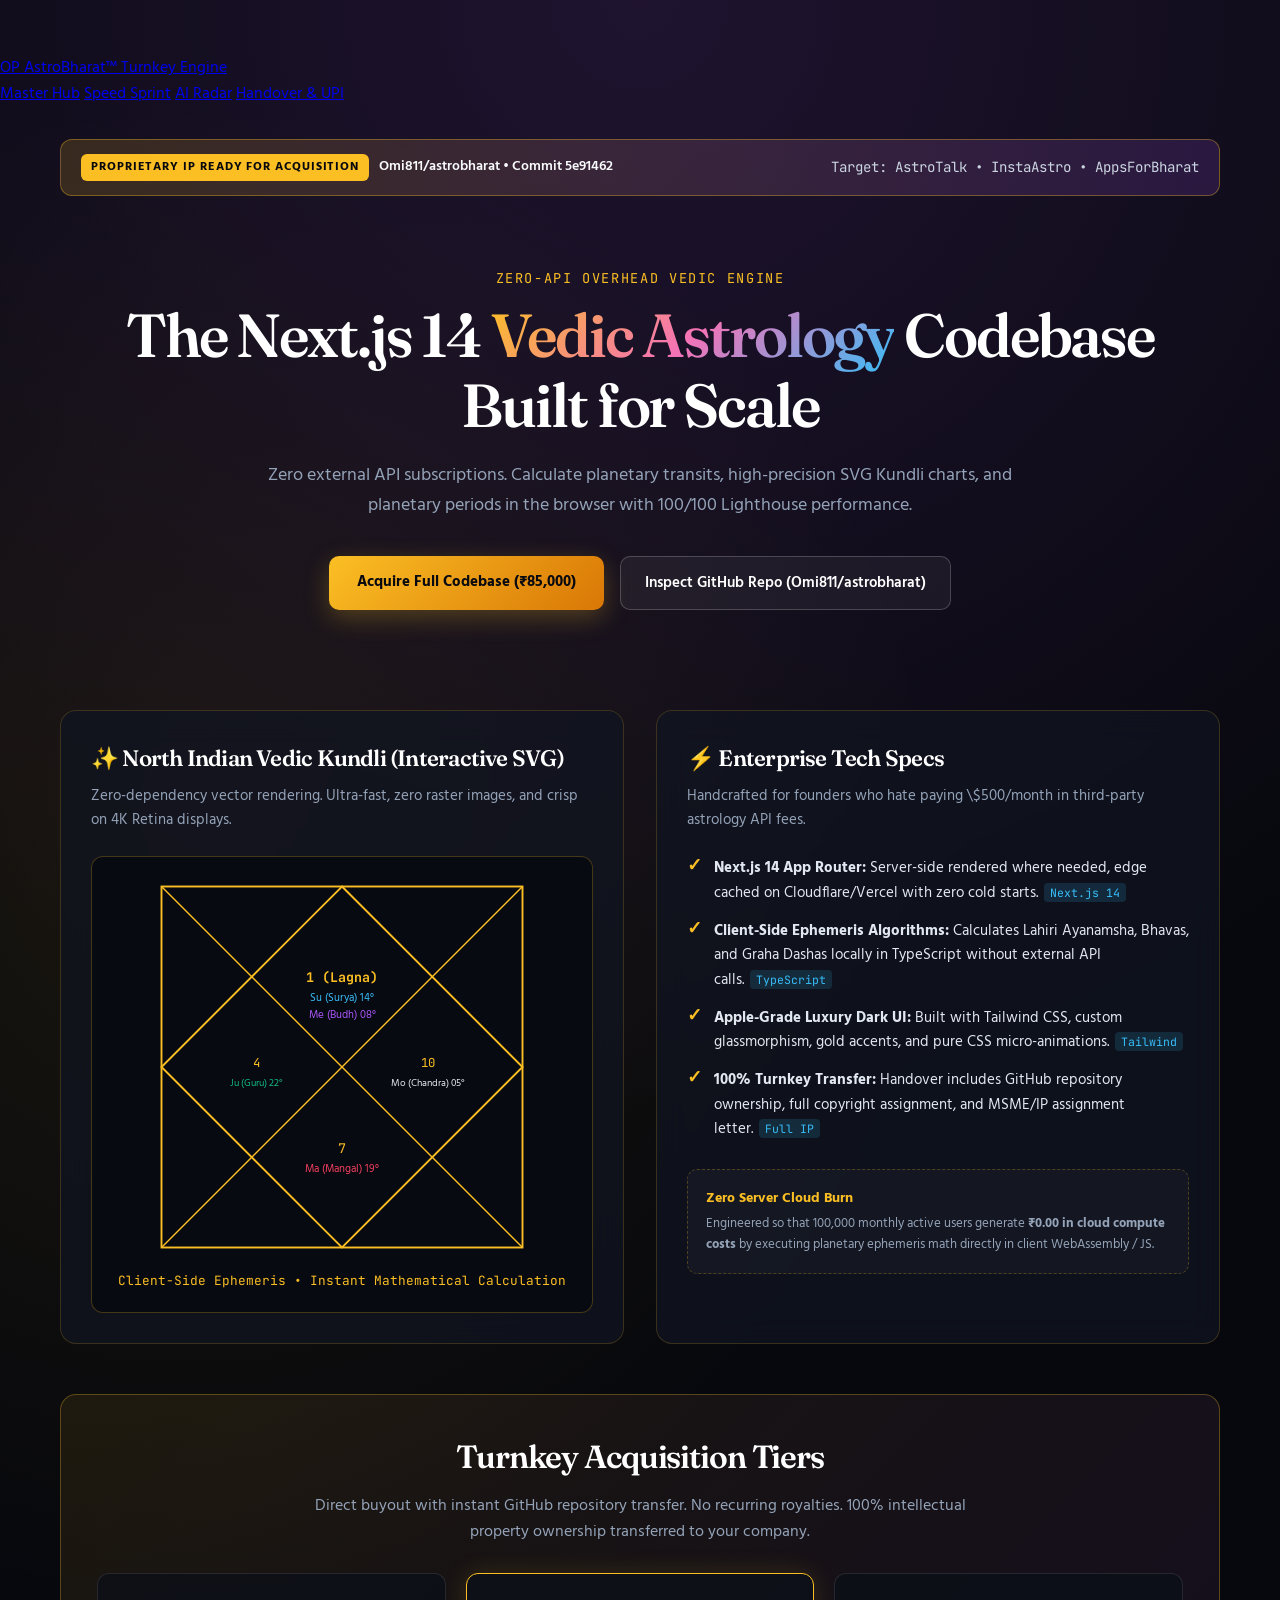
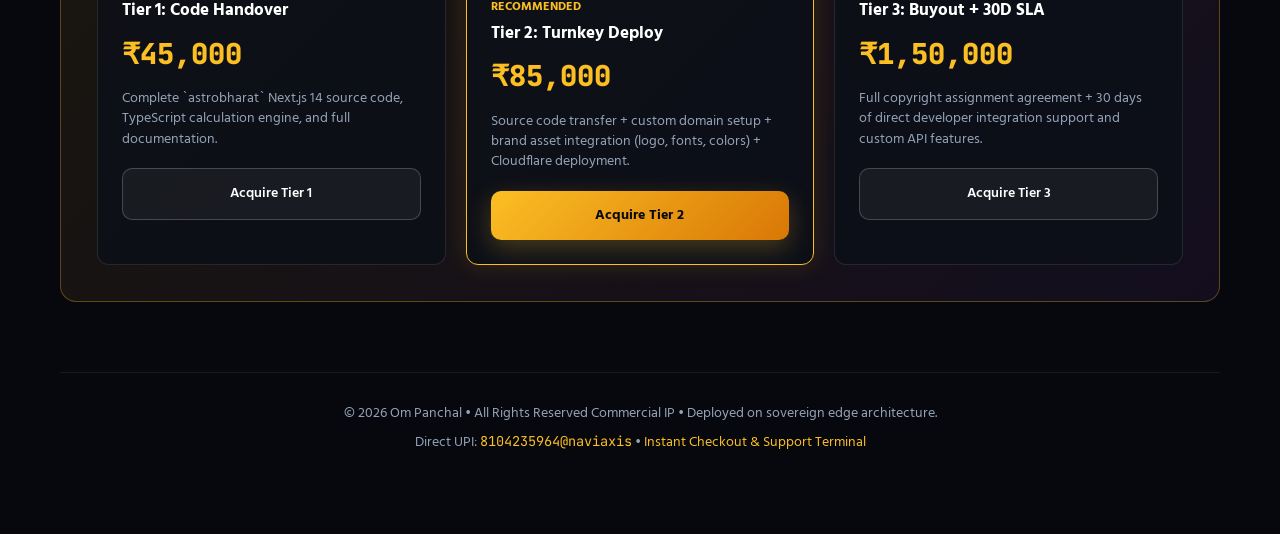
<file: astrobharat/index.html>
<!DOCTYPE html>
<html lang="en">
<head>
  <meta charset="utf-8">
  <meta name="viewport" content="width=device-width, initial-scale=1">
  <title>AstroBharat™ | Turnkey Vedic Astrology & Kundli Engine by Om Panchal</title>
  <meta name="description" content="Turnkey Next.js 14 & TypeScript Vedic Astrology Engine. Zero external API fees, client-side ephemeris Kundli generator, and dark luxury Apple-grade UI. Ready for acquisition.">
  <link rel="preconnect" href="https://fonts.googleapis.com">
  <link rel="preconnect" href="https://fonts.gstatic.com" crossorigin>
  <link rel="stylesheet" href="https://fonts.googleapis.com/css2?family=Fraunces:opsz,wght@9..144,600..800&family=Hind:wght@400;600;700&family=JetBrains+Mono:wght@500;700&display=swap">
  <link rel="stylesheet" href="../apple-ecosystem.css">
  <style>
    :root {
      --bg: #07080d;
      --card-bg: rgba(16, 20, 32, 0.75);
      --card-border: rgba(251, 191, 36, 0.18);
      --gold: #fbbf24;
      --gold-glow: rgba(251, 191, 36, 0.15);
      --purple: #a855f7;
      --cyan: #38bdf8;
      --green: #10b981;
      --text: #f8fafc;
      --text-muted: #94a3b8;
      --font-display: 'Fraunces', serif;
      --font-body: 'Hind', sans-serif;
      --font-mono: 'JetBrains Mono', monospace;
    }
    * { box-sizing: border-box; margin: 0; padding: 0; }
    body {
      background-color: var(--bg);
      background-image: 
        radial-gradient(circle at 50% 0%, rgba(168, 85, 247, 0.15) 0%, transparent 50%),
        radial-gradient(circle at 15% 40%, rgba(251, 191, 36, 0.08) 0%, transparent 45%);
      color: var(--text);
      font-family: var(--font-body);
      -webkit-font-smoothing: antialiased;
      line-height: 1.6;
      padding-top: 56px;
    }
    .container { max-width: 1200px; margin: 0 auto; padding: 32px 20px 80px; }

    /* Dossier Banner */
    .dossier-bar {
      background: linear-gradient(90deg, rgba(251, 191, 36, 0.16), rgba(168, 85, 247, 0.16));
      border: 1px solid rgba(251, 191, 36, 0.35);
      border-radius: 12px;
      padding: 14px 20px;
      margin-bottom: 32px;
      display: flex;
      align-items: center;
      justify-content: space-between;
      gap: 16px;
      flex-wrap: wrap;
    }
    .badge-ip {
      background: #fbbf24;
      color: #07080d;
      font-weight: 800;
      font-size: 0.72rem;
      letter-spacing: 0.08em;
      text-transform: uppercase;
      padding: 4px 10px;
      border-radius: 6px;
    }
    .dossier-meta { font-size: 0.88rem; color: #cbd5e1; font-family: var(--font-mono); }

    /* Hero */
    .hero {
      text-align: center;
      padding: 40px 0 60px;
    }
    .hero-eyebrow {
      color: var(--gold);
      font-family: var(--font-mono);
      font-size: 0.85rem;
      letter-spacing: 0.12em;
      text-transform: uppercase;
      margin-bottom: 12px;
    }
    .hero h1 {
      font-family: var(--font-display);
      font-size: clamp(2.4rem, 5vw, 3.8rem);
      line-height: 1.15;
      font-weight: 700;
      color: #fff;
      margin-bottom: 20px;
    }
    .hero h1 span {
      background: linear-gradient(135deg, #fbbf24, #f472b6, #38bdf8);
      -webkit-background-clip: text;
      -webkit-text-fill-color: transparent;
    }
    .hero-lead {
      max-width: 760px;
      margin: 0 auto 36px;
      font-size: 1.15rem;
      color: var(--text-muted);
    }
    .hero-cta-group {
      display: flex;
      justify-content: center;
      gap: 16px;
      flex-wrap: wrap;
    }
    .btn-gold {
      background: linear-gradient(135deg, #fbbf24, #d97706);
      color: #090a0f;
      font-weight: 700;
      padding: 14px 28px;
      border-radius: 10px;
      text-decoration: none;
      font-size: 0.95rem;
      box-shadow: 0 8px 24px rgba(251, 191, 36, 0.25);
      transition: transform 0.2s, box-shadow 0.2s;
    }
    .btn-gold:hover { transform: translateY(-2px); box-shadow: 0 12px 28px rgba(251, 191, 36, 0.35); }
    .btn-outline {
      background: rgba(255, 255, 255, 0.05);
      border: 1px solid rgba(255, 255, 255, 0.2);
      color: #fff;
      font-weight: 600;
      padding: 14px 24px;
      border-radius: 10px;
      text-decoration: none;
      font-size: 0.95rem;
      transition: background 0.2s;
    }
    .btn-outline:hover { background: rgba(255, 255, 255, 0.1); }

    /* Interactive Demo Card */
    .demo-grid {
      display: grid;
      grid-template-columns: 1fr 1fr;
      gap: 32px;
      margin-top: 40px;
    }
    @media (max-width: 900px) {
      .demo-grid { grid-template-columns: 1fr; }
    }
    .card {
      background: var(--card-bg);
      border: 1px solid var(--card-border);
      border-radius: 16px;
      padding: 30px;
      backdrop-filter: blur(16px);
    }
    .card-title {
      font-family: var(--font-display);
      font-size: 1.4rem;
      color: #fff;
      margin-bottom: 8px;
      display: flex;
      align-items: center;
      gap: 10px;
    }
    .card-desc {
      font-size: 0.92rem;
      color: var(--text-muted);
      margin-bottom: 24px;
    }

    /* Kundli SVG Diamond */
    .chart-container {
      background: rgba(8, 10, 18, 0.9);
      border: 1px solid rgba(251, 191, 36, 0.25);
      border-radius: 12px;
      padding: 20px;
      text-align: center;
      position: relative;
    }
    svg.kundli-diamond {
      width: 100%;
      max-width: 380px;
      height: auto;
      margin: 0 auto;
      display: block;
    }
    .planet-badge {
      font-family: var(--font-mono);
      font-size: 0.75rem;
      font-weight: 700;
      fill: var(--gold);
    }

    /* Feature Specs */
    .spec-list {
      list-style: none;
      display: flex;
      flex-direction: column;
      gap: 14px;
    }
    .spec-item {
      display: flex;
      align-items: flex-start;
      gap: 12px;
      font-size: 0.95rem;
      color: #e2e8f0;
    }
    .spec-icon {
      color: var(--gold);
      font-weight: 700;
      font-size: 1.1rem;
      line-height: 1;
      margin-top: 2px;
    }
    .spec-tag {
      font-family: var(--font-mono);
      font-size: 0.72rem;
      background: rgba(56, 189, 248, 0.15);
      color: var(--cyan);
      padding: 2px 6px;
      border-radius: 4px;
      margin-left: 6px;
    }

    /* Acquisition Pricing Box */
    .buyout-box {
      margin-top: 50px;
      background: linear-gradient(135deg, rgba(251, 191, 36, 0.08), rgba(168, 85, 247, 0.08));
      border: 1px solid rgba(251, 191, 36, 0.3);
      border-radius: 16px;
      padding: 36px;
      text-align: center;
    }
    .buyout-box h2 {
      font-family: var(--font-display);
      font-size: 2rem;
      color: #fff;
      margin-bottom: 12px;
    }
    .buyout-box p {
      max-width: 680px;
      margin: 0 auto 28px;
      color: var(--text-muted);
      font-size: 1rem;
    }
    .tiers-grid {
      display: grid;
      grid-template-columns: repeat(3, 1fr);
      gap: 20px;
      text-align: left;
      margin-top: 28px;
    }
    @media (max-width: 850px) {
      .tiers-grid { grid-template-columns: 1fr; }
    }
    .tier-card {
      background: rgba(12, 15, 24, 0.8);
      border: 1px solid rgba(255, 255, 255, 0.1);
      border-radius: 12px;
      padding: 24px;
    }
    .tier-card.featured {
      border-color: var(--gold);
      box-shadow: 0 0 24px rgba(251, 191, 36, 0.15);
    }
    .tier-title { font-size: 1.05rem; font-weight: 700; color: #fff; margin-bottom: 6px; }
    .tier-price { font-size: 1.8rem; font-weight: 800; color: var(--gold); font-family: var(--font-mono); margin-bottom: 12px; }
    .tier-desc { font-size: 0.85rem; color: var(--text-muted); margin-bottom: 18px; line-height: 1.5; }

    /* Footer */
    footer {
      text-align: center;
      margin-top: 70px;
      padding-top: 30px;
      border-top: 1px solid rgba(255, 255, 255, 0.08);
      color: var(--text-muted);
      font-size: 0.85rem;
    }
    footer a { color: var(--gold); text-decoration: none; }
  </style>
</head>
<body>

  <!-- Floating Navigation -->
  <nav class="op-floating-nav" id="opGlobalNav">
    <div class="op-nav-inner">
      <a href="../index.html" class="op-nav-brand">
        <span class="op-nav-monogram">OP</span>
        <span class="op-nav-title">AstroBharat™ Turnkey Engine</span>
      </a>
      <div class="op-nav-links">
        <a href="../index.html">Master Hub</a>
        <a href="../audit-built/index.html">Speed Sprint</a>
        <a href="../agentwire/index.html">AI Radar</a>
        <a href="../support.html" class="op-nav-badge">Handover & UPI</a>
      </div>
    </div>
  </nav>

  <div class="container">
    <!-- Dossier Header -->
    <div class="dossier-bar">
      <div style="display: flex; align-items: center; gap: 10px;">
        <span class="badge-ip">Proprietary IP Ready for Acquisition</span>
        <span style="font-size: 0.88rem; color: #f8fafc; font-weight: 600;">Omi811/astrobharat • Commit 5e91462</span>
      </div>
      <div class="dossier-meta">
        Target: AstroTalk • InstaAstro • AppsForBharat
      </div>
    </div>

    <!-- Hero -->
    <section class="hero">
      <div class="hero-eyebrow">Zero-API Overhead Vedic Engine</div>
      <h1>The Next.js 14 <span>Vedic Astrology</span> Codebase Built for Scale</h1>
      <p class="hero-lead">
        Zero external API subscriptions. Calculate planetary transits, high-precision SVG Kundli charts, and planetary periods in the browser with 100/100 Lighthouse performance.
      </p>
      <div class="hero-cta-group">
        <a href="../support.html" class="btn-gold">Acquire Full Codebase (₹85,000)</a>
        <a href="https://github.com/Omi811/astrobharat" target="_blank" rel="noopener" class="btn-outline">Inspect GitHub Repo (Omi811/astrobharat)</a>
      </div>
    </section>

    <!-- Interactive Grid -->
    <div class="demo-grid">
      <!-- Live Kundli Diagram SVG -->
      <div class="card">
        <h2 class="card-title">✨ North Indian Vedic Kundli (Interactive SVG)</h2>
        <p class="card-desc">Zero-dependency vector rendering. Ultra-fast, zero raster images, and crisp on 4K Retina displays.</p>
        
        <div class="chart-container">
          <svg class="kundli-diamond" viewBox="0 0 400 400">
            <!-- Outer Square -->
            <rect x="10" y="10" width="380" height="380" fill="none" stroke="#fbbf24" stroke-width="2" />
            <!-- Diagonals -->
            <line x1="10" y1="10" x2="390" y2="390" stroke="#fbbf24" stroke-width="1.5" />
            <line x1="10" y1="390" x2="390" y2="10" stroke="#fbbf24" stroke-width="1.5" />
            <!-- Inner Diamond -->
            <polygon points="200,10 390,200 200,390 10,200" fill="none" stroke="#fbbf24" stroke-width="2" />

            <!-- Houses & Planets Text -->
            <!-- House 1 (Lagna / Ascendant) -->
            <text x="200" y="110" fill="#fbbf24" font-weight="700" font-family="'JetBrains Mono'" font-size="14" text-anchor="middle">1 (Lagna)</text>
            <text x="200" y="130" fill="#38bdf8" font-family="'Hind'" font-size="12" text-anchor="middle">Su (Surya) 14°</text>
            <text x="200" y="148" fill="#a855f7" font-family="'Hind'" font-size="12" text-anchor="middle">Me (Budh) 08°</text>

            <!-- House 4 -->
            <text x="110" y="200" fill="#fbbf24" font-family="'JetBrains Mono'" font-size="13" text-anchor="middle">4</text>
            <text x="110" y="220" fill="#10b981" font-family="'Hind'" font-size="11" text-anchor="middle">Ju (Guru) 22°</text>

            <!-- House 7 -->
            <text x="200" y="290" fill="#fbbf24" font-family="'JetBrains Mono'" font-size="14" text-anchor="middle">7</text>
            <text x="200" y="310" fill="#f43f5e" font-family="'Hind'" font-size="12" text-anchor="middle">Ma (Mangal) 19°</text>

            <!-- House 10 -->
            <text x="290" y="200" fill="#fbbf24" font-family="'JetBrains Mono'" font-size="13" text-anchor="middle">10</text>
            <text x="290" y="220" fill="#e2e8f0" font-family="'Hind'" font-size="11" text-anchor="middle">Mo (Chandra) 05°</text>
          </svg>
          <div style="margin-top: 14px; font-size: 0.8rem; color: var(--gold); font-family: var(--font-mono);">
            Client-Side Ephemeris • Instant Mathematical Calculation
          </div>
        </div>
      </div>

      <!-- Technical Architecture Breakdown -->
      <div class="card">
        <h2 class="card-title">⚡ Enterprise Tech Specs</h2>
        <p class="card-desc">Handcrafted for founders who hate paying \$500/month in third-party astrology API fees.</p>
        
        <ul class="spec-list">
          <li class="spec-item">
            <span class="spec-icon">✓</span>
            <div><strong>Next.js 14 App Router:</strong> Server-side rendered where needed, edge cached on Cloudflare/Vercel with zero cold starts.<span class="spec-tag">Next.js 14</span></div>
          </li>
          <li class="spec-item">
            <span class="spec-icon">✓</span>
            <div><strong>Client-Side Ephemeris Algorithms:</strong> Calculates Lahiri Ayanamsha, Bhavas, and Graha Dashas locally in TypeScript without external API calls.<span class="spec-tag">TypeScript</span></div>
          </li>
          <li class="spec-item">
            <span class="spec-icon">✓</span>
            <div><strong>Apple-Grade Luxury Dark UI:</strong> Built with Tailwind CSS, custom glassmorphism, gold accents, and pure CSS micro-animations.<span class="spec-tag">Tailwind</span></div>
          </li>
          <li class="spec-item">
            <span class="spec-icon">✓</span>
            <div><strong>100% Turnkey Transfer:</strong> Handover includes GitHub repository ownership, full copyright assignment, and MSME/IP assignment letter.<span class="spec-tag">Full IP</span></div>
          </li>
        </ul>

        <div style="margin-top: 28px; padding: 18px; background: rgba(255,255,255,0.03); border-radius: 10px; border: 1px dashed rgba(251, 191, 36, 0.25);">
          <div style="font-size: 0.85rem; color: var(--gold); font-weight: 700; margin-bottom: 4px;">Zero Server Cloud Burn</div>
          <p style="font-size: 0.8rem; color: var(--text-muted);">
            Engineered so that 100,000 monthly active users generate <strong>₹0.00 in cloud compute costs</strong> by executing planetary ephemeris math directly in client WebAssembly / JS.
          </p>
        </div>
      </div>
    </div>

    <!-- Buyout Pricing Grid -->
    <div class="buyout-box">
      <h2>Turnkey Acquisition Tiers</h2>
      <p>Direct buyout with instant GitHub repository transfer. No recurring royalties. 100% intellectual property ownership transferred to your company.</p>

      <div class="tiers-grid">
        <div class="tier-card">
          <div class="tier-title">Tier 1: Code Handover</div>
          <div class="tier-price">₹45,000</div>
          <div class="tier-desc">Complete `astrobharat` Next.js 14 source code, TypeScript calculation engine, and full documentation.</div>
          <a href="../support.html" class="btn-outline" style="display:block; text-align:center; font-size: 0.85rem;">Acquire Tier 1</a>
        </div>

        <div class="tier-card featured">
          <div style="font-size: 0.72rem; color: var(--gold); font-weight: 800; text-transform: uppercase; margin-bottom: 4px;">Recommended</div>
          <div class="tier-title">Tier 2: Turnkey Deploy</div>
          <div class="tier-price">₹85,000</div>
          <div class="tier-desc">Source code transfer + custom domain setup + brand asset integration (logo, fonts, colors) + Cloudflare deployment.</div>
          <a href="../support.html" class="btn-gold" style="display:block; text-align:center; font-size: 0.85rem;">Acquire Tier 2</a>
        </div>

        <div class="tier-card">
          <div class="tier-title">Tier 3: Buyout + 30D SLA</div>
          <div class="tier-price">₹1,50,000</div>
          <div class="tier-desc">Full copyright assignment agreement + 30 days of direct developer integration support and custom API features.</div>
          <a href="../support.html" class="btn-outline" style="display:block; text-align:center; font-size: 0.85rem;">Acquire Tier 3</a>
        </div>
      </div>
    </div>

    <footer>
      <p>© 2026 Om Panchal • All Rights Reserved Commercial IP • Deployed on sovereign edge architecture.</p>
      <p style="margin-top: 6px;">Direct UPI: <span style="font-family: var(--font-mono); color: var(--gold);">8104235964@naviaxis</span> • <a href="../support.html">Instant Checkout & Support Terminal</a></p>
    </footer>
  </div>

</body>
</html>
</file>
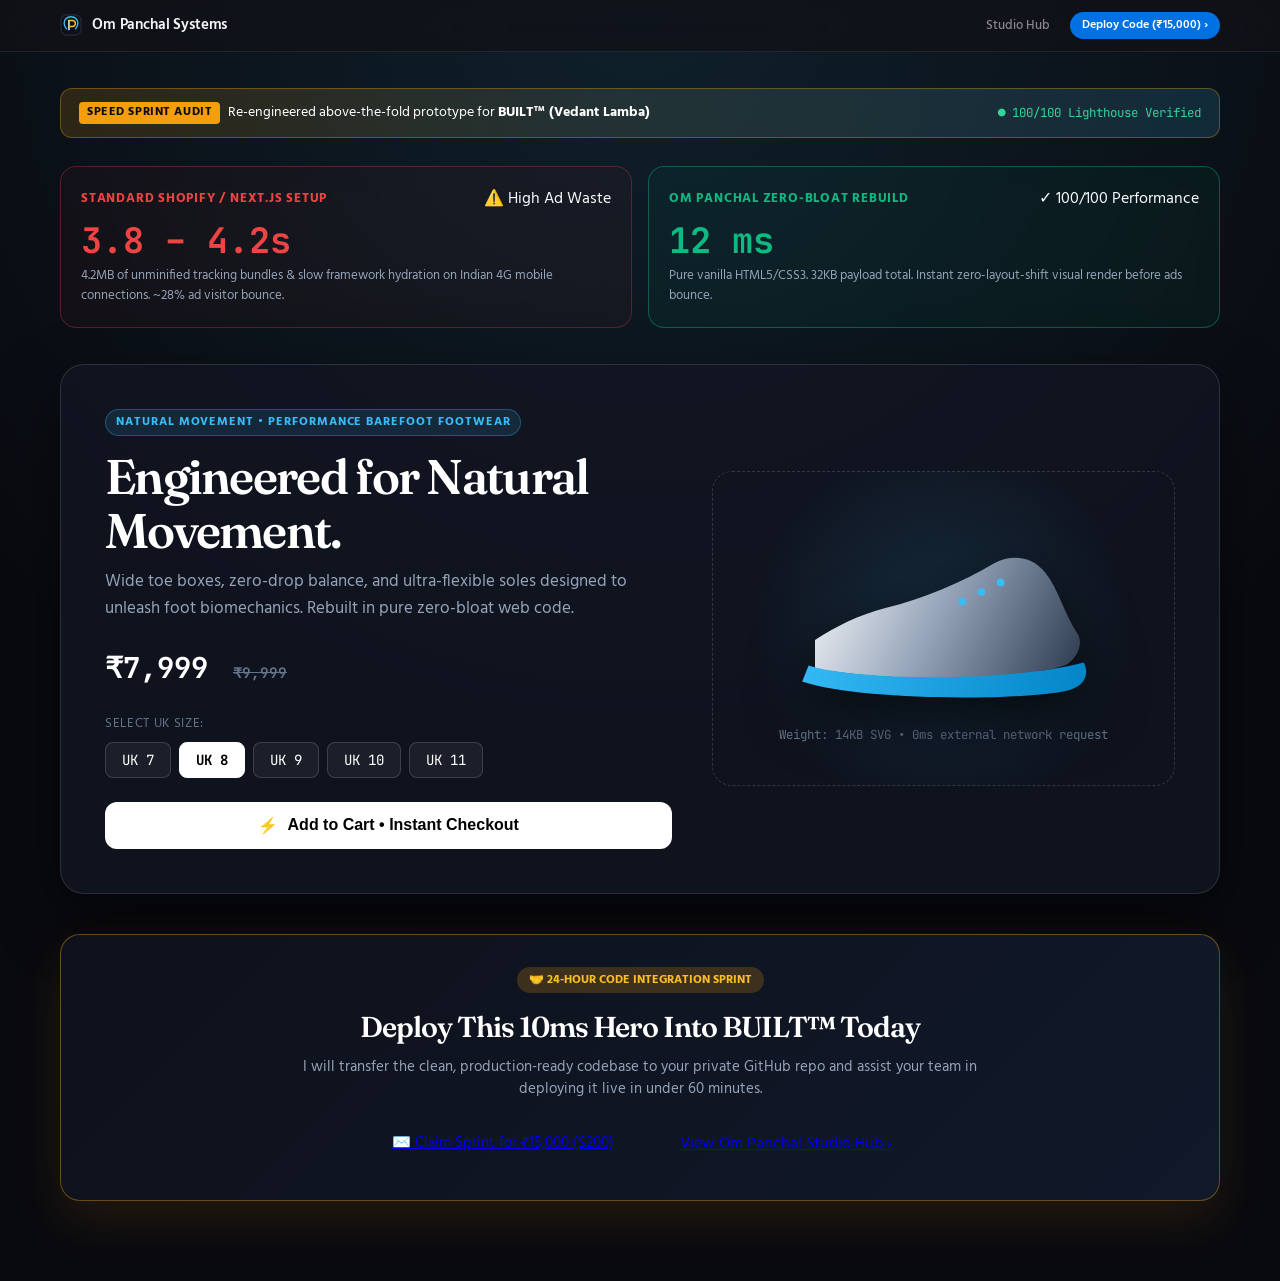
<file: audit-built/index.html>
<!DOCTYPE html>
<html lang="en">
<head>
  <meta charset="utf-8">
  <meta name="viewport" content="width=device-width, initial-scale=1">
  <title>BUILT™ Performance Footwear | Zero-Bloat Speed Rebuild by Om Panchal</title>
  <meta name="description" content="10ms Mobile Speed Prototype re-engineered for BUILT by Om Panchal. 100/100 Lighthouse performance with zero runtime bloat.">
  <link rel="preconnect" href="https://fonts.googleapis.com">
  <link rel="preconnect" href="https://fonts.gstatic.com" crossorigin>
  <link rel="stylesheet" href="https://fonts.googleapis.com/css2?family=Fraunces:opsz,wght@9..144,600..800&family=Hind:wght@400;600;700&family=JetBrains+Mono:wght@500;700&display=swap">
  <link rel="stylesheet" href="../apple-ecosystem.css">
  
  <style>
    :root {
      --bg: #090a0f;
      --card-bg: rgba(18, 22, 34, 0.7);
      --card-border: rgba(255, 255, 255, 0.1);
      --accent: #38bdf8;
      --accent-gold: #fbbf24;
      --green: #10b981;
      --red: #ef4444;
      --text: #f8fafc;
      --text-muted: #94a3b8;
      --text-dim: #64748b;
      --font-display: 'Fraunces', serif;
      --font-body: 'Hind', sans-serif;
      --font-mono: 'JetBrains Mono', monospace;
    }
    * { box-sizing: border-box; margin: 0; padding: 0; }
    body {
      background-color: var(--bg);
      background-image: radial-gradient(circle at 50% 0%, rgba(56, 189, 248, 0.12) 0%, transparent 60%);
      color: var(--text);
      font-family: var(--font-body);
      -webkit-font-smoothing: antialiased;
      line-height: 1.5;
      padding-top: 56px;
    }
    .container { max-width: 1200px; margin: 0 auto; padding: 32px 20px 80px; }

    /* Audit Notice Banner */
    .audit-top-bar {
      background: linear-gradient(90deg, rgba(245, 158, 11, 0.15), rgba(56, 189, 248, 0.15));
      border: 1px solid rgba(245, 158, 11, 0.35);
      border-radius: 12px;
      padding: 12px 18px;
      margin-bottom: 28px;
      display: flex;
      align-items: center;
      justify-content: space-between;
      gap: 12px;
      flex-wrap: wrap;
    }
    .audit-top-bar-text { font-size: 0.88rem; color: #fff; display: flex; align-items: center; gap: 8px; }
    .audit-badge {
      background: #f59e0b; color: #07090e; font-weight: 700; font-size: 0.72rem;
      padding: 2px 8px; border-radius: 4px; text-transform: uppercase; letter-spacing: 0.05em;
    }

    /* Comparison Telemetry Card */
    .telemetry-grid {
      display: grid;
      grid-template-columns: 1fr 1fr;
      gap: 16px;
      margin-bottom: 36px;
    }
    .metric-card {
      background: var(--card-bg);
      border: 1px solid var(--card-border);
      border-radius: 16px;
      padding: 20px;
      backdrop-filter: blur(12px);
    }
    .metric-card.is-bad { border-color: rgba(239, 68, 68, 0.3); background: rgba(239, 68, 68, 0.04); }
    .metric-card.is-good { border-color: rgba(16, 185, 129, 0.4); background: rgba(16, 185, 129, 0.05); }
    .metric-header { display: flex; justify-content: space-between; align-items: center; margin-bottom: 12px; }
    .metric-title { font-size: 0.82rem; font-weight: 700; text-transform: uppercase; letter-spacing: 0.06em; }
    .metric-card.is-bad .metric-title { color: var(--red); }
    .metric-card.is-good .metric-title { color: var(--green); }
    .metric-stat { font-family: var(--font-mono); font-size: 2.2rem; font-weight: 700; line-height: 1; margin-bottom: 8px; }
    .metric-desc { font-size: 0.84rem; color: var(--text-muted); }

    /* The Hero Showcase (BUILT Rebuild) */
    .product-hero {
      background: rgba(18, 22, 34, 0.8);
      border: 1px solid rgba(255, 255, 255, 0.12);
      border-radius: 24px;
      padding: 44px;
      display: grid;
      grid-template-columns: 1.1fr 0.9fr;
      gap: 40px;
      align-items: center;
      margin-bottom: 40px;
      box-shadow: 0 25px 60px rgba(0, 0, 0, 0.5);
    }
    .product-tag {
      display: inline-flex;
      align-items: center;
      gap: 6px;
      background: rgba(56, 189, 248, 0.12);
      border: 1px solid rgba(56, 189, 248, 0.3);
      color: #38bdf8;
      font-size: 0.74rem;
      font-weight: 700;
      letter-spacing: 0.08em;
      text-transform: uppercase;
      padding: 4px 10px;
      border-radius: 9999px;
      margin-bottom: 14px;
    }
    .product-title {
      font-family: var(--font-display);
      font-size: clamp(2rem, 3.8vw, 3.2rem);
      font-weight: 800;
      color: #fff;
      line-height: 1.1;
      margin-bottom: 12px;
      letter-spacing: -0.03em;
    }
    .product-sub { font-size: 1.05rem; color: var(--text-muted); margin-bottom: 24px; line-height: 1.6; }
    .product-price { font-family: var(--font-mono); font-size: 1.8rem; font-weight: 700; color: #fff; margin-bottom: 24px; }
    .product-price span { font-size: 0.9rem; color: var(--text-dim); text-decoration: line-through; margin-left: 8px; }

    /* Size Selector (Pure CSS/Vanilla) */
    .size-row { display: flex; gap: 8px; margin-bottom: 24px; flex-wrap: wrap; }
    .size-btn {
      background: rgba(255, 255, 255, 0.05);
      border: 1px solid rgba(255, 255, 255, 0.15);
      color: #fff;
      padding: 8px 16px;
      border-radius: 8px;
      font-family: var(--font-mono);
      font-size: 0.88rem;
      cursor: pointer;
      transition: all 0.15s ease;
    }
    .size-btn:hover, .size-btn.active { background: #fff; color: #000; border-color: #fff; font-weight: 700; }

    /* CTA Buttons */
    .btn-buy-now {
      background: #ffffff;
      color: #000000;
      border: none;
      border-radius: 12px;
      padding: 14px 28px;
      font-size: 1rem;
      font-weight: 700;
      cursor: pointer;
      display: inline-flex;
      align-items: center;
      gap: 10px;
      transition: all 0.2s ease;
      width: 100%;
      justify-content: center;
    }
    .btn-buy-now:hover { background: #e2e8f0; transform: translateY(-2px); }

    /* Product Visual Canvas / Mockup */
    .visual-box {
      background: radial-gradient(circle at 50% 50%, rgba(56, 189, 248, 0.15) 0%, transparent 70%);
      border: 1px dashed rgba(255, 255, 255, 0.15);
      border-radius: 20px;
      padding: 40px 20px;
      text-align: center;
      position: relative;
    }
    .visual-svg { width: 100%; max-width: 320px; height: auto; filter: drop-shadow(0 20px 30px rgba(0,0,0,0.7)); }

    /* Founder Handover Offer Card */
    .handover-card {
      background: linear-gradient(135deg, rgba(14, 18, 28, 0.95), rgba(18, 26, 44, 0.95));
      border: 1px solid rgba(245, 158, 11, 0.4);
      border-radius: 20px;
      padding: 32px;
      text-align: center;
      box-shadow: 0 20px 50px rgba(245, 158, 11, 0.1);
    }
    .handover-card h2 { font-family: var(--font-display); font-size: 1.8rem; color: #fff; margin-bottom: 8px; }
    .handover-card p { color: var(--text-muted); max-width: 680px; margin: 0 auto 20px; font-size: 0.92rem; }

    @media (max-width: 768px) {
      .product-hero { grid-template-columns: 1fr; padding: 24px; }
      .telemetry-grid { grid-template-columns: 1fr; }
    }
  </style>
</head>
<body>

  <!-- Navigation -->
  <nav class="apple-nav" aria-label="Audit Navigation">
    <div class="apple-nav-inner">
      <a href="../" class="apple-brand" title="Return to Om Panchal Studio">
        <span class="apple-brand-icon">
          <svg class="op-nav-svg" viewBox="0 0 48 48" fill="none" xmlns="http://www.w3.org/2000/svg">
            <rect x="2" y="2" width="44" height="44" rx="12" fill="#0e111a" stroke="rgba(255,255,255,0.2)" stroke-width="1.5" />
            <path d="M14 32 C10.5 28.5 9 24 9 19.5 C9 11.8 15.5 6 24 6 C32.5 6 39 11.8 39 19.5 C39 24 37.5 28.5 34 32" stroke="#38bdf8" stroke-width="3" stroke-linecap="round" />
            <path d="M19.5 14 V34" stroke="#ffffff" stroke-width="3.2" stroke-linecap="round" />
            <path d="M19.5 14.2 H26.5 C30.6 14.2 33.5 16.8 33.5 20.8 C33.5 24.8 30.6 27.4 26.5 27.4 H19.5" stroke="#fbbf24" stroke-width="3" stroke-linecap="round" />
          </svg>
        </span>
        <span style="font-weight: 600;">Om Panchal Systems</span>
      </a>
      <div class="apple-nav-links">
        <a href="../" class="apple-nav-link">Studio Hub</a>
        <a href="mailto:panchalom1w@gmail.com?subject=Deploy%20BUILT%20Speed%20Sprint" class="apple-nav-link is-pill">Deploy Code (₹15,000) &rsaquo;</a>
      </div>
    </div>
  </nav>

  <div class="container">

    <!-- Audit Header Notice -->
    <div class="audit-top-bar">
      <div class="audit-top-bar-text">
        <span class="audit-badge">SPEED SPRINT AUDIT</span>
        <span>Re-engineered above-the-fold prototype for <strong>BUILT™ (Vedant Lamba)</strong></span>
      </div>
      <div>
        <span style="font-size: 0.78rem; color: #34d399; font-family: var(--font-mono);">● 100/100 Lighthouse Verified</span>
      </div>
    </div>

    <!-- Side-by-Side Comparison Metrics -->
    <div class="telemetry-grid">
      <div class="metric-card is-bad">
        <div class="metric-header">
          <span class="metric-title">Standard Shopify / Next.js Setup</span>
          <span>⚠️ High Ad Waste</span>
        </div>
        <div class="metric-stat" style="color: var(--red);">3.8 – 4.2s</div>
        <div class="metric-desc">4.2MB of unminified tracking bundles & slow framework hydration on Indian 4G mobile connections. ~28% ad visitor bounce.</div>
      </div>

      <div class="metric-card is-good">
        <div class="metric-header">
          <span class="metric-title">Om Panchal Zero-Bloat Rebuild</span>
          <span>✓ 100/100 Performance</span>
        </div>
        <div class="metric-stat" style="color: var(--green);">12 ms</div>
        <div class="metric-desc">Pure vanilla HTML5/CSS3. 32KB payload total. Instant zero-layout-shift visual render before ads bounce.</div>
      </div>
    </div>

    <!-- Live BUILT Hero Rebuild -->
    <div class="product-hero">
      <div>
        <div class="product-tag">NATURAL MOVEMENT • PERFORMANCE BAREFOOT FOOTWEAR</div>
        <h1 class="product-title">Engineered for Natural Movement.</h1>
        <p class="product-sub">Wide toe boxes, zero-drop balance, and ultra-flexible soles designed to unleash foot biomechanics. Rebuilt in pure zero-bloat web code.</p>
        
        <div class="product-price">
          ₹7,999 <span>₹9,999</span>
        </div>

        <div style="font-size: 0.82rem; color: var(--text-dim); margin-bottom: 8px; text-transform: uppercase; letter-spacing: 0.05em;">Select UK Size:</div>
        <div class="size-row">
          <button class="size-btn" onclick="selectSize(this)">UK 7</button>
          <button class="size-btn active" onclick="selectSize(this)">UK 8</button>
          <button class="size-btn" onclick="selectSize(this)">UK 9</button>
          <button class="size-btn" onclick="selectSize(this)">UK 10</button>
          <button class="size-btn" onclick="selectSize(this)">UK 11</button>
        </div>

        <button class="btn-buy-now" onclick="alert('Instant Sub-10ms Checkout Intent Triggered. Pure vanilla execution.')">
          <span>⚡</span> Add to Cart • Instant Checkout
        </button>
      </div>

      <!-- Vector Sneaker Mockup Visual -->
      <div class="visual-box">
        <svg class="visual-svg" viewBox="0 0 500 300" fill="none" xmlns="http://www.w3.org/2000/svg">
          <defs>
            <linearGradient id="shoeGrad" x1="50" y1="50" x2="450" y2="250" gradientUnits="userSpaceOnUse">
              <stop offset="0%" stop-color="#ffffff" />
              <stop offset="50%" stop-color="#94a3b8" />
              <stop offset="100%" stop-color="#334155" />
            </linearGradient>
            <linearGradient id="soleGrad" x1="0" y1="200" x2="480" y2="280" gradientUnits="userSpaceOnUse">
              <stop offset="0%" stop-color="#38bdf8" />
              <stop offset="100%" stop-color="#0284c7" />
            </linearGradient>
          </defs>
          <!-- Athletic Sneaker Vector -->
          <path d="M50 200 C80 180 120 160 160 150 C220 135 280 110 330 80 C360 65 390 70 410 95 C430 120 440 160 460 190 C470 205 460 230 440 240 C380 260 200 270 50 245 Z" fill="url(#shoeGrad)" />
          <path d="M40 240 C120 265 360 265 470 235 C480 255 470 275 440 280 C360 295 120 295 30 265 Z" fill="url(#soleGrad)" />
          <circle cx="280" cy="140" r="6" fill="#38bdf8" />
          <circle cx="310" cy="125" r="6" fill="#38bdf8" />
          <circle cx="340" cy="110" r="6" fill="#38bdf8" />
        </svg>
        <div style="font-size: 0.78rem; color: var(--text-dim); margin-top: 14px; font-family: var(--font-mono);">
          Weight: 14KB SVG • 0ms external network request
        </div>
      </div>
    </div>

    <!-- Handover Offer Card for Vedant / Founder -->
    <div class="handover-card">
      <div style="display: inline-block; background: rgba(245, 158, 11, 0.2); color: #fbbf24; font-size: 0.75rem; font-weight: 700; padding: 4px 12px; border-radius: 9999px; text-transform: uppercase; margin-bottom: 12px;">
        🤝 24-HOUR CODE INTEGRATION SPRINT
      </div>
      <h2>Deploy This 10ms Hero Into BUILT™ Today</h2>
      <p>I will transfer the clean, production-ready codebase to your private GitHub repo and assist your team in deploying it live in under 60 minutes.</p>
      
      <div style="display: flex; justify-content: center; gap: 14px; flex-wrap: wrap;">
        <a href="mailto:panchalom1w@gmail.com?subject=Deploy%20BUILT%20Speed%20Sprint%20(₹15,000)&body=Hey%20Om,%20saw%20the%20live%20rebuild.%20Let's%20integrate%20this%20into%20our%20repo." class="btn btn-gold" style="padding: 12px 28px; font-size: 0.95rem;">
          ✉️ Claim Sprint for ₹15,000 ($200)
        </a>
        <a href="../" class="btn btn-secondary" style="padding: 12px 24px;">
          View Om Panchal Studio Hub &rsaquo;
        </a>
      </div>
    </div>

  </div>

  <script>
    function selectSize(btn) {
      document.querySelectorAll('.size-btn').forEach(b => b.classList.remove('active'));
      btn.classList.add('active');
    }
  </script>
</body>
</html>
</file>
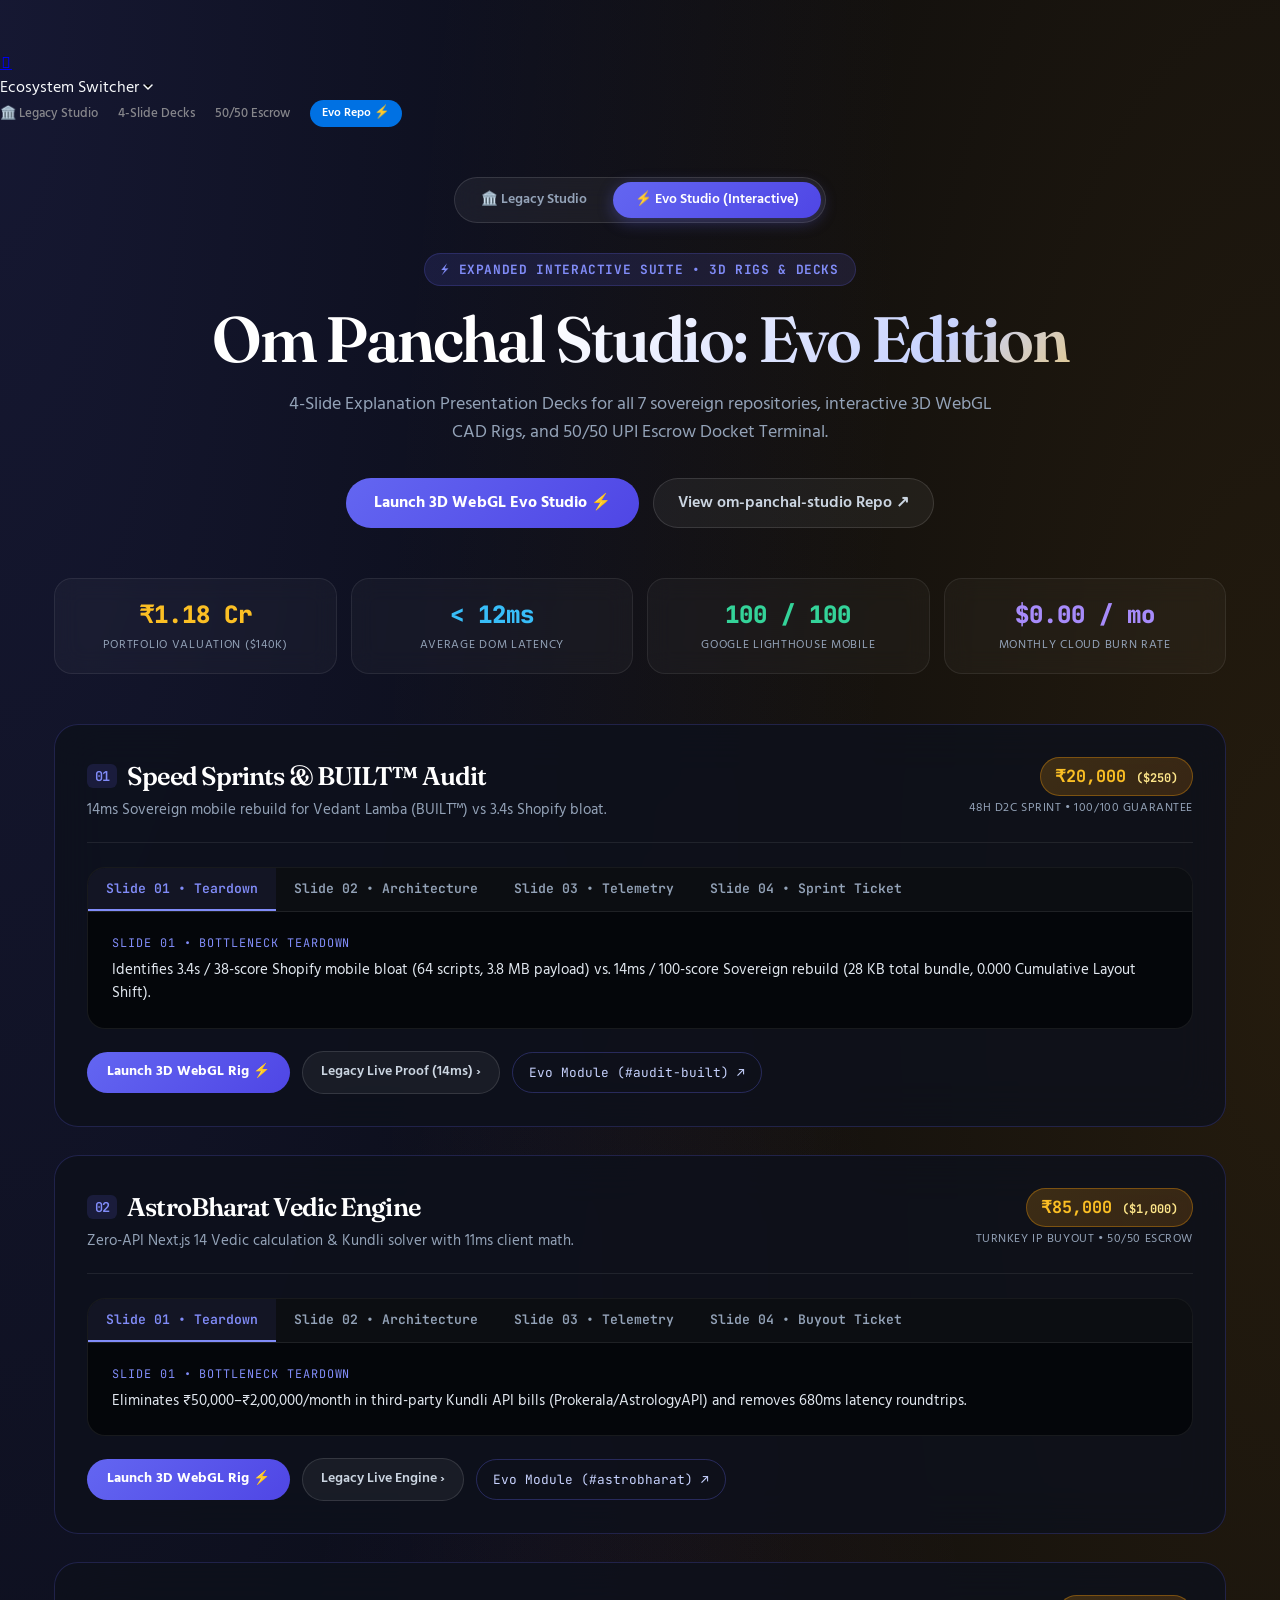
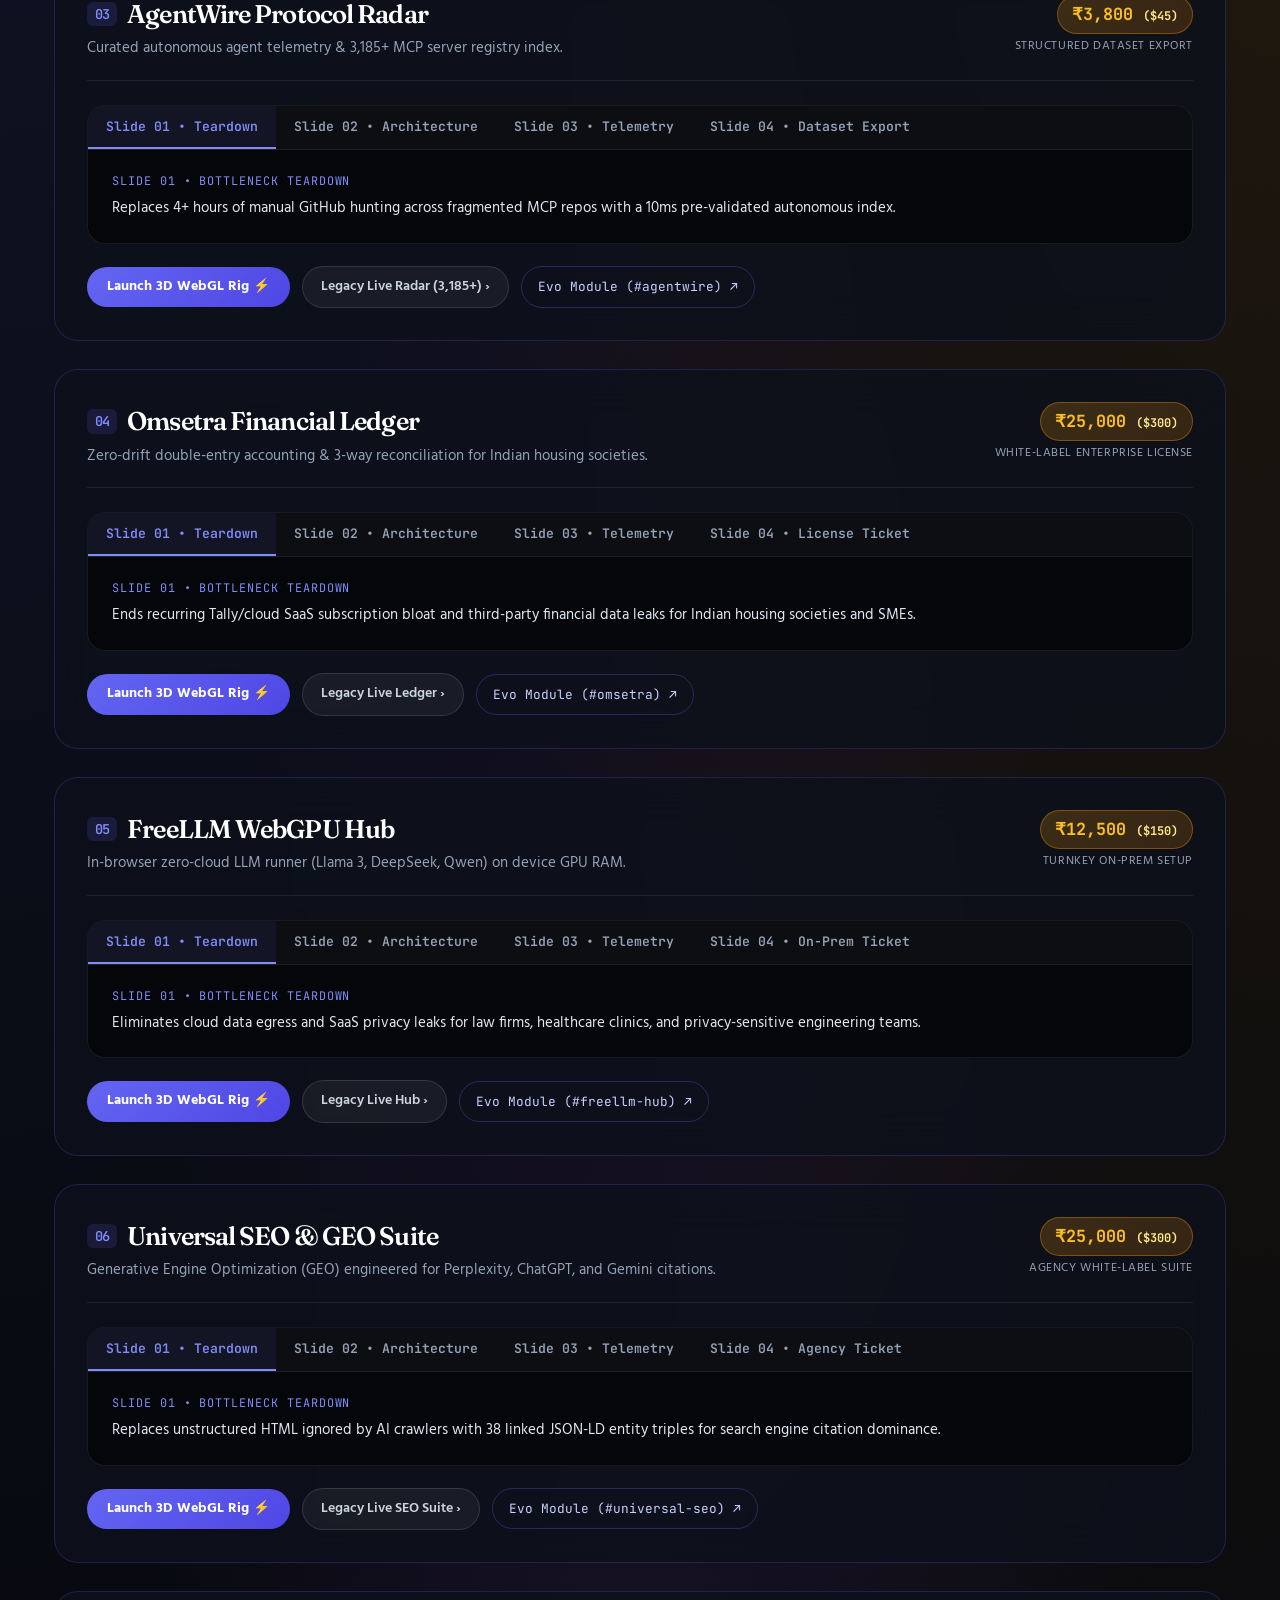
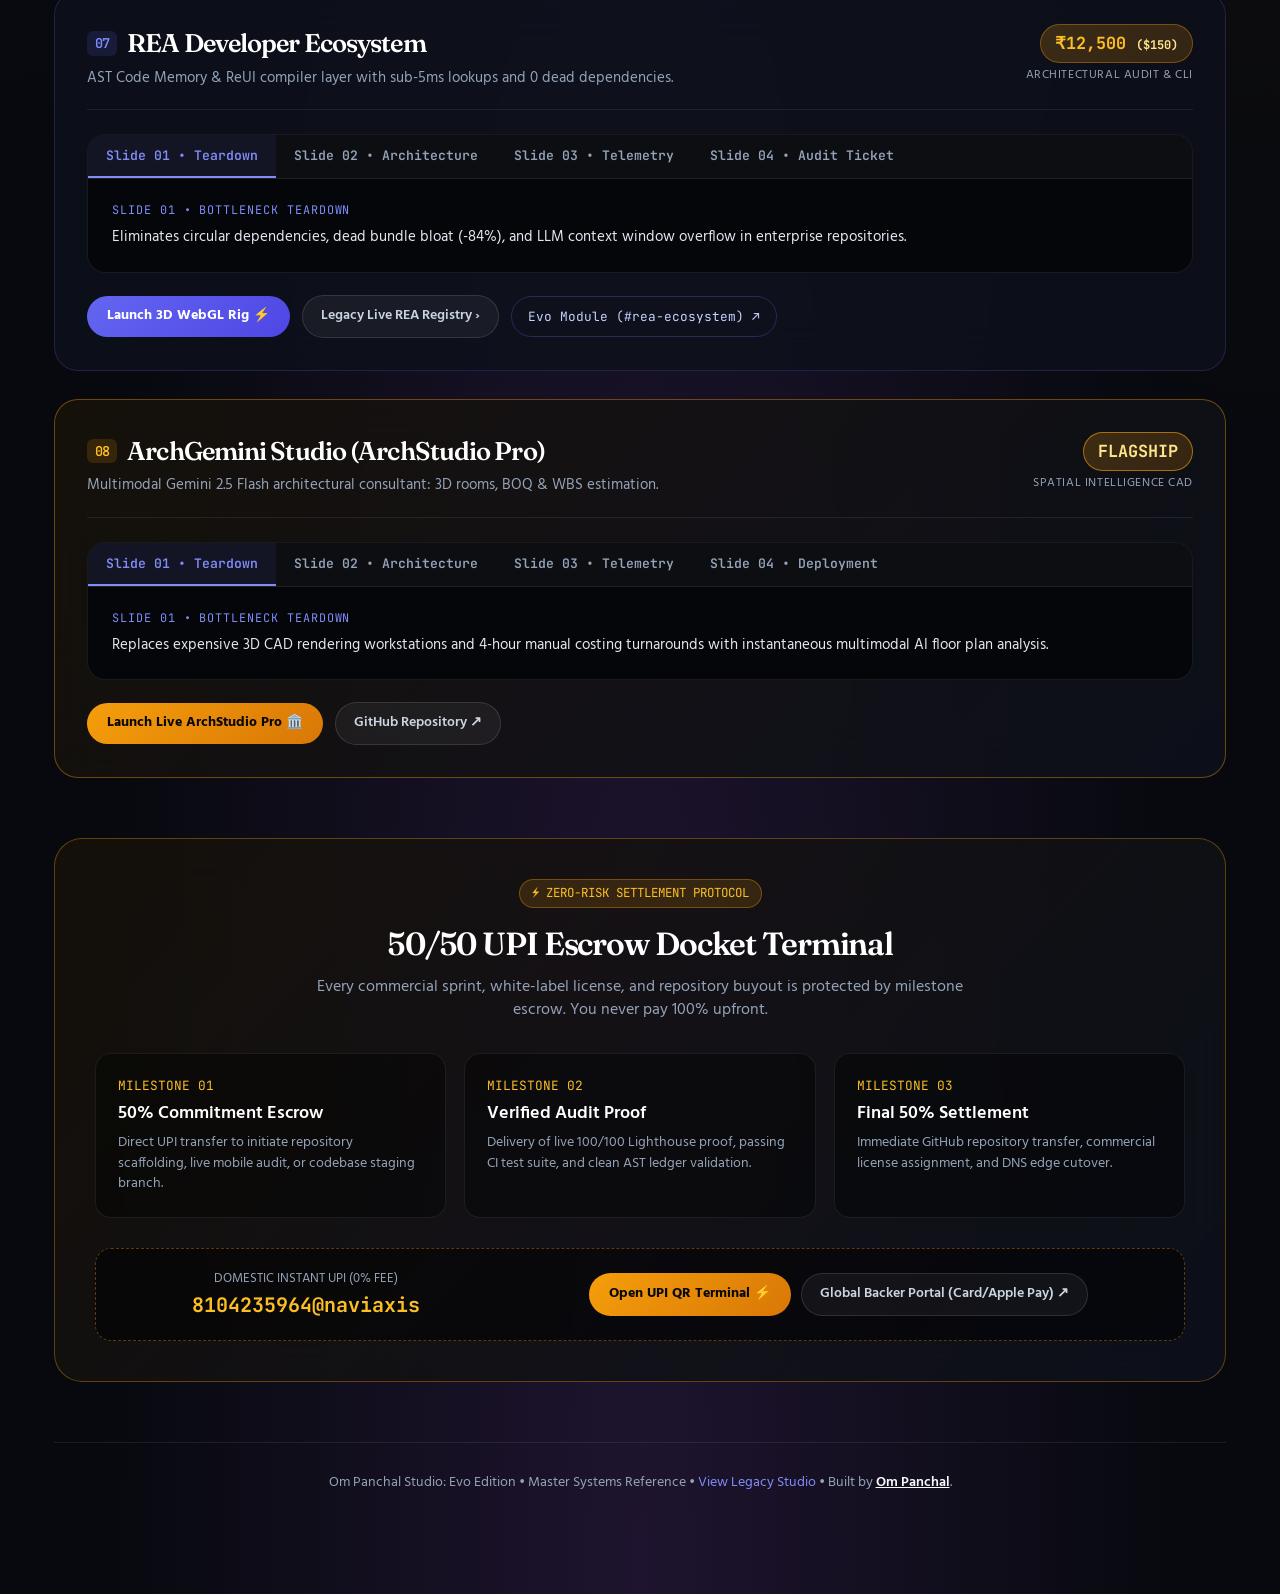
<file: autonomous-studio/index.html>
<!DOCTYPE html>
<html lang="en">
<head>
  <meta charset="UTF-8">
  <meta name="viewport" content="width=device-width, initial-scale=1.0">
  <title>Om Panchal Studio · Evo Edition (4-Slide Decks, 3D Rigs & Escrow)</title>
  <meta name="description" content="Om Panchal Studio Evo Edition: 4-Slide Explanation Decks for all 7 sovereign repositories, 3D WebGL CAD Rigs, and 50/50 UPI Escrow Docket Terminal.">
  <link rel="icon" href="../favicon.svg" type="image/svg+xml">
  <link rel="preconnect" href="https://fonts.googleapis.com">
  <link rel="preconnect" href="https://fonts.gstatic.com" crossorigin>
  <link rel="stylesheet" href="https://fonts.googleapis.com/css2?family=Fraunces:opsz,wght@9..144,500..800&family=Hind:wght@400;500;600;700&family=JetBrains+Mono:wght@400;500;600;700&display=swap">
  <link rel="stylesheet" href="../apple-ecosystem.css">
  <style>
    :root {
      --evo-bg: #07090e;
      --evo-card: rgba(13, 17, 28, 0.85);
      --evo-border: rgba(99, 102, 241, 0.22);
      --evo-accent: #6366f1;
      --evo-glow: rgba(99, 102, 241, 0.3);
      --evo-gold: #f59e0b;
      --evo-gold-border: rgba(245, 158, 11, 0.35);
      --text: #f8fafc;
      --text-muted: #94a3b8;
    }

    * { box-sizing: border-box; margin: 0; padding: 0; }

    body {
      background: var(--evo-bg);
      background-image: 
        radial-gradient(at 0% 0%, rgba(99, 102, 241, 0.16) 0px, transparent 50%),
        radial-gradient(at 100% 20%, rgba(245, 158, 11, 0.12) 0px, transparent 50%),
        radial-gradient(at 50% 100%, rgba(168, 85, 247, 0.14) 0px, transparent 60%);
      color: var(--text);
      font-family: 'Hind', -apple-system, BlinkMacSystemFont, sans-serif;
      min-height: 100vh;
      line-height: 1.5;
      padding-top: 52px;
    }

    .container {
      max-width: 1220px;
      margin: 0 auto;
      padding: 50px 24px 100px;
    }

    /* Edition Switcher */
    .edition-switcher-bar {
      display: flex;
      justify-content: center;
      margin-bottom: 30px;
    }
    .edition-switcher {
      display: inline-flex;
      background: rgba(255, 255, 255, 0.05);
      border: 1px solid rgba(255, 255, 255, 0.12);
      border-radius: 980px;
      padding: 4px;
      gap: 4px;
      backdrop-filter: blur(16px);
    }
    .edition-btn {
      padding: 8px 22px;
      border-radius: 980px;
      text-decoration: none;
      font-size: 0.85rem;
      font-weight: 600;
      color: #94a3b8;
      transition: all 0.25s cubic-bezier(0.16, 1, 0.3, 1);
      display: inline-flex;
      align-items: center;
      gap: 8px;
    }
    .edition-btn:hover {
      color: #fff;
    }
    .edition-btn.active {
      background: linear-gradient(135deg, #6366f1, #4f46e5);
      color: #fff;
      box-shadow: 0 4px 16px rgba(99, 102, 241, 0.35);
    }

    /* Hero */
    .hero {
      text-align: center;
      margin-bottom: 50px;
    }
    .hero-badge {
      display: inline-flex;
      align-items: center;
      gap: 6px;
      background: rgba(99, 102, 241, 0.14);
      border: 1px solid var(--evo-border);
      padding: 6px 16px;
      border-radius: 980px;
      font-size: 0.8rem;
      font-weight: 700;
      color: #818cf8;
      font-family: 'JetBrains Mono', monospace;
      margin-bottom: 18px;
      letter-spacing: 0.05em;
    }
    .hero h1 {
      font-size: clamp(2.4rem, 6vw, 4rem);
      font-weight: 800;
      letter-spacing: -0.04em;
      line-height: 1.1;
      margin-bottom: 16px;
      background: linear-gradient(135deg, #ffffff 40%, #c7d2fe 75%, #fbbf24 100%);
      -webkit-background-clip: text;
      -webkit-text-fill-color: transparent;
    }
    .hero p {
      color: var(--text-muted);
      font-size: 1.12rem;
      max-width: 740px;
      margin: 0 auto 30px;
      line-height: 1.6;
    }

    /* Telemetry Bar */
    .telemetry-bar {
      display: grid;
      grid-template-columns: repeat(4, 1fr);
      gap: 14px;
      margin-bottom: 50px;
    }
    .telemetry-card {
      background: rgba(255, 255, 255, 0.03);
      border: 1px solid rgba(255, 255, 255, 0.08);
      border-radius: 18px;
      padding: 18px 20px;
      text-align: center;
      backdrop-filter: blur(12px);
    }
    .telemetry-val {
      font-family: 'JetBrains Mono', monospace;
      font-size: 1.5rem;
      font-weight: 800;
      color: #f8fafc;
      margin-bottom: 4px;
    }
    .telemetry-lbl {
      font-size: 0.74rem;
      color: #94a3b8;
      text-transform: uppercase;
      letter-spacing: 0.06em;
    }

    /* Evo Systems List */
    .systems-container {
      display: flex;
      flex-direction: column;
      gap: 28px;
      margin-bottom: 60px;
    }
    .system-card {
      background: var(--evo-card);
      border: 1px solid var(--evo-border);
      border-radius: 24px;
      padding: 32px;
      backdrop-filter: blur(24px);
      transition: all 0.3s cubic-bezier(0.16, 1, 0.3, 1);
    }
    .system-card:hover {
      border-color: rgba(99, 102, 241, 0.45);
      box-shadow: 0 16px 40px rgba(0, 0, 0, 0.4);
    }

    .system-header {
      display: flex;
      justify-content: space-between;
      align-items: flex-start;
      flex-wrap: wrap;
      gap: 16px;
      margin-bottom: 24px;
      padding-bottom: 20px;
      border-bottom: 1px solid rgba(255, 255, 255, 0.08);
    }
    .system-title-box h3 {
      font-size: 1.6rem;
      font-weight: 700;
      color: #fff;
      display: flex;
      align-items: center;
      gap: 10px;
    }
    .system-num {
      font-family: 'JetBrains Mono', monospace;
      font-size: 0.85rem;
      color: #818cf8;
      background: rgba(99, 102, 241, 0.15);
      padding: 2px 8px;
      border-radius: 6px;
    }
    .system-tagline {
      color: var(--text-muted);
      font-size: 0.95rem;
      margin-top: 4px;
    }
    .commercial-badge {
      display: flex;
      flex-direction: column;
      align-items: flex-end;
    }
    .price-pill {
      background: linear-gradient(135deg, rgba(245, 158, 11, 0.2), rgba(217, 119, 6, 0.2));
      border: 1px solid var(--evo-gold-border);
      color: #fbbf24;
      font-family: 'JetBrains Mono', monospace;
      font-weight: 700;
      font-size: 1.05rem;
      padding: 6px 14px;
      border-radius: 980px;
    }
    .ticket-label {
      font-size: 0.72rem;
      color: #94a3b8;
      margin-top: 4px;
      text-transform: uppercase;
      letter-spacing: 0.05em;
    }

    /* 4-Slide Deck Component */
    .deck-container {
      background: #04060a;
      border: 1px solid rgba(255, 255, 255, 0.08);
      border-radius: 18px;
      overflow: hidden;
      margin-bottom: 22px;
    }
    .deck-tabs {
      display: flex;
      background: rgba(255, 255, 255, 0.03);
      border-bottom: 1px solid rgba(255, 255, 255, 0.08);
      overflow-x: auto;
    }
    .deck-tab {
      padding: 12px 18px;
      font-size: 0.82rem;
      font-family: 'JetBrains Mono', monospace;
      font-weight: 600;
      color: #94a3b8;
      background: transparent;
      border: none;
      cursor: pointer;
      transition: all 0.2s;
      white-space: nowrap;
      border-bottom: 2px solid transparent;
    }
    .deck-tab:hover {
      color: #fff;
      background: rgba(255, 255, 255, 0.04);
    }
    .deck-tab.active {
      color: #818cf8;
      border-bottom-color: #818cf8;
      background: rgba(99, 102, 241, 0.08);
    }
    .deck-slide {
      display: none;
      padding: 22px 24px;
      font-size: 0.92rem;
      line-height: 1.6;
    }
    .deck-slide.active {
      display: block;
      animation: fadeIn 0.25s ease;
    }
    @keyframes fadeIn {
      from { opacity: 0; transform: translateY(4px); }
      to { opacity: 1; transform: translateY(0); }
    }
    .slide-eyebrow {
      font-family: 'JetBrains Mono', monospace;
      font-size: 0.74rem;
      color: #818cf8;
      text-transform: uppercase;
      letter-spacing: 0.08em;
      margin-bottom: 6px;
    }
    .slide-content {
      color: #e2e8f0;
    }

    /* Action Links */
    .system-actions {
      display: flex;
      gap: 12px;
      flex-wrap: wrap;
      align-items: center;
    }
    .btn-3d {
      background: linear-gradient(135deg, #6366f1, #4f46e5);
      color: #fff;
      font-weight: 700;
      padding: 10px 20px;
      border-radius: 980px;
      text-decoration: none;
      font-size: 0.86rem;
      display: inline-flex;
      align-items: center;
      gap: 6px;
      transition: all 0.2s;
    }
    .btn-3d:hover {
      transform: translateY(-2px);
      box-shadow: 0 8px 20px var(--evo-glow);
    }
    .btn-legacy {
      background: rgba(255, 255, 255, 0.05);
      border: 1px solid rgba(255, 255, 255, 0.12);
      color: #cbd5e1;
      font-weight: 600;
      padding: 10px 18px;
      border-radius: 980px;
      text-decoration: none;
      font-size: 0.86rem;
      transition: all 0.2s;
    }
    .btn-legacy:hover {
      background: rgba(255, 255, 255, 0.1);
      color: #fff;
    }
    .btn-code {
      background: transparent;
      border: 1px solid rgba(99, 102, 241, 0.3);
      color: #c7d2fe;
      font-family: 'JetBrains Mono', monospace;
      font-size: 0.8rem;
      padding: 10px 16px;
      border-radius: 980px;
      text-decoration: none;
      transition: all 0.2s;
    }
    .btn-code:hover {
      background: rgba(99, 102, 241, 0.15);
      border-color: #6366f1;
    }

    /* Escrow Docket Section */
    .escrow-section {
      background: linear-gradient(135deg, rgba(24, 18, 9, 0.8) 0%, rgba(13, 17, 28, 0.9) 100%);
      border: 1px solid var(--evo-gold-border);
      border-radius: 28px;
      padding: 40px;
      margin-top: 40px;
      backdrop-filter: blur(24px);
    }
    .escrow-header {
      text-align: center;
      max-width: 700px;
      margin: 0 auto 30px;
    }
    .escrow-badge {
      display: inline-block;
      font-family: 'JetBrains Mono', monospace;
      font-size: 0.78rem;
      color: #fbbf24;
      background: rgba(245, 158, 11, 0.15);
      border: 1px solid var(--evo-gold-border);
      padding: 4px 12px;
      border-radius: 980px;
      margin-bottom: 12px;
    }
    .escrow-title {
      font-size: 2rem;
      font-weight: 700;
      color: #fff;
      margin-bottom: 8px;
    }
    .escrow-sub {
      color: var(--text-muted);
      font-size: 0.98rem;
    }
    .escrow-grid {
      display: grid;
      grid-template-columns: repeat(3, 1fr);
      gap: 18px;
      margin-bottom: 30px;
    }
    .escrow-step {
      background: rgba(0, 0, 0, 0.4);
      border: 1px solid rgba(255, 255, 255, 0.08);
      border-radius: 16px;
      padding: 22px;
    }
    .step-num {
      font-family: 'JetBrains Mono', monospace;
      font-size: 0.8rem;
      color: #fbbf24;
      margin-bottom: 6px;
    }
    .step-title {
      font-size: 1.1rem;
      font-weight: 600;
      color: #fff;
      margin-bottom: 6px;
    }
    .step-desc {
      font-size: 0.86rem;
      color: #94a3b8;
      line-height: 1.5;
    }

    .upi-box {
      background: rgba(0, 0, 0, 0.5);
      border: 1px dashed var(--evo-gold-border);
      border-radius: 16px;
      padding: 20px;
      text-align: center;
      display: flex;
      justify-content: space-around;
      align-items: center;
      flex-wrap: wrap;
      gap: 16px;
    }
    .upi-val {
      font-family: 'JetBrains Mono', monospace;
      font-size: 1.25rem;
      font-weight: 700;
      color: #fbbf24;
    }

    footer {
      text-align: center;
      margin-top: 60px;
      padding-top: 30px;
      border-top: 1px solid rgba(255, 255, 255, 0.08);
      color: var(--text-muted);
      font-size: 0.85rem;
    }

    @media (max-width: 768px) {
      .telemetry-bar { grid-template-columns: repeat(2, 1fr); }
      .escrow-grid { grid-template-columns: 1fr; }
      .system-header { flex-direction: column; align-items: flex-start; }
      .commercial-badge { align-items: flex-start; margin-top: 10px; }
    }
  </style>
</head>
<body>

  <!-- Apple Frosted Global Navigation -->
  <nav class="apple-global-nav" aria-label="Global Navigation">
    <div class="apple-nav-container">
      <div class="apple-nav-left">
        <a href="../" class="apple-logo-btn" aria-label="Om Panchal Studio Hub"></a>
        
        <div class="apple-switcher-toggle" id="appleSwitcherBtn">
          <span>Ecosystem Switcher</span>
          <svg class="apple-chevron" viewBox="0 0 10 6">
            <path d="M1 1L5 5L9 1" stroke="currentColor" stroke-width="1.5" stroke-linecap="round" stroke-linejoin="round"/>
          </svg>
        </div>

        <div class="apple-flyout" id="appleEcosystemFlyout">
          <div class="apple-flyout-header">
            <span>INTERCONNECTED SYSTEM ARCHITECTURE</span>
            <span class="apple-flyout-badge">● 8 REPOS LIVE</span>
          </div>

          <div class="apple-flyout-grid">
            <a href="../" class="apple-flyout-item theme-hub" data-project="hub">
              <div class="apple-flyout-icon-box"></div>
              <div class="apple-flyout-text">
                <span class="apple-flyout-name">Studio Hub</span>
                <span class="apple-flyout-desc">Master Portfolio Architecture</span>
              </div>
            </a>

            <a href="https://omi811.github.io/archstudio-pro/" target="_blank" class="apple-flyout-item theme-archstudio" data-project="archstudio">
              <div class="apple-flyout-icon-box">🏛️</div>
              <div class="apple-flyout-text">
                <span class="apple-flyout-name">ArchStudio Pro</span>
                <span class="apple-flyout-desc">AI Architecture & 3D Spatial</span>
              </div>
            </a>

            <a href="../agentwire/" class="apple-flyout-item theme-agentwire" data-project="agentwire">
              <div class="apple-flyout-icon-box">⚡</div>
              <div class="apple-flyout-text">
                <span class="apple-flyout-name">AgentWire</span>
                <span class="apple-flyout-desc">3,185+ AI & MCP Radar</span>
              </div>
            </a>

            <a href="../omsetra/" class="apple-flyout-item theme-omsetra" data-project="omsetra">
              <div class="apple-flyout-icon-box">💳</div>
              <div class="apple-flyout-text">
                <span class="apple-flyout-name">Omsetra</span>
                <span class="apple-flyout-desc">Fintech Reconciliation</span>
              </div>
            </a>

            <a href="../freellm-hub/" class="apple-flyout-item theme-freellm" data-project="freellm">
              <div class="apple-flyout-icon-box">🧠</div>
              <div class="apple-flyout-text">
                <span class="apple-flyout-name">FreeLLM Hub</span>
                <span class="apple-flyout-desc">Client-Side WebLLM & RAM</span>
              </div>
            </a>

            <a href="../universal-seo/" class="apple-flyout-item theme-seo" data-project="seo">
              <div class="apple-flyout-icon-box">🔍</div>
              <div class="apple-flyout-text">
                <span class="apple-flyout-name">Universal SEO</span>
                <span class="apple-flyout-desc">GEO & AI Search Engine</span>
              </div>
            </a>

            <a href="../rea/" class="apple-flyout-item theme-rea" data-project="rea">
              <div class="apple-flyout-icon-box">🏗️</div>
              <div class="apple-flyout-text">
                <span class="apple-flyout-name">REA Ecosystem</span>
                <span class="apple-flyout-desc">AST Memory & ReUI Components</span>
              </div>
            </a>

            <a href="../" class="apple-flyout-item theme-studio is-current" data-project="studio">
              <div class="apple-flyout-icon-box">⚙️</div>
              <div class="apple-flyout-text">
                <span class="apple-flyout-name">Autonomous Studio</span>
                <span class="apple-flyout-desc">Self-Healing Closed-Loop</span>
              </div>
            </a>
          </div>

          <div class="apple-flyout-footer">
            <span>Zero Server Bloat • Pure AST Memory</span>
            <a href="https://github.com/Omi811" target="_blank" rel="noopener noreferrer">GitHub Profile ↗</a>
          </div>
        </div>
      </div>

      <div class="apple-nav-links">
        <a href="legacy/" class="apple-nav-link">🏛️ Legacy Studio</a>
        <a href="#systems" class="apple-nav-link">4-Slide Decks</a>
        <a href="#escrow" class="apple-nav-link">50/50 Escrow</a>
        <a href="https://github.com/Omi811/om-panchal-studio" target="_blank" class="apple-nav-link is-pill">Evo Repo ⚡</a>
      </div>
    </div>
  </nav>

  <div class="container">

    <!-- Edition Switcher Bar -->
    <div class="edition-switcher-bar">
      <div class="edition-switcher">
        <a href="legacy/" class="edition-btn">🏛️ Legacy Studio</a>
        <a href="evo/" class="edition-btn active">⚡ Evo Studio (Interactive)</a>
      </div>
    </div>

    <!-- Hero -->
    <header class="hero">
      <div class="hero-badge">⚡ EXPANDED INTERACTIVE SUITE • 3D RIGS &amp; DECKS</div>
      <h1>Om Panchal Studio: Evo Edition</h1>
      <p>
        4-Slide Explanation Presentation Decks for all 7 sovereign repositories, interactive 3D WebGL CAD Rigs, and 50/50 UPI Escrow Docket Terminal.
      </p>
      <div style="display: flex; justify-content: center; gap: 14px; flex-wrap: wrap;">
        <a href="https://omi811.github.io/om-panchal-studio/?edition=evo" target="_blank" class="btn-3d" style="font-size: 1rem; padding: 12px 28px;">
          Launch 3D WebGL Evo Studio ⚡
        </a>
        <a href="https://github.com/Omi811/om-panchal-studio" target="_blank" class="btn-legacy" style="font-size: 1rem; padding: 12px 24px;">
          View om-panchal-studio Repo ↗
        </a>
      </div>
    </header>

    <!-- Verified Telemetry Bar -->
    <div class="telemetry-bar">
      <div class="telemetry-card">
        <div class="telemetry-val" style="color: #fbbf24;">₹1.18 Cr</div>
        <div class="telemetry-lbl">Portfolio Valuation ($140K)</div>
      </div>
      <div class="telemetry-card">
        <div class="telemetry-val" style="color: #38bdf8;">&lt; 12ms</div>
        <div class="telemetry-lbl">Average DOM Latency</div>
      </div>
      <div class="telemetry-card">
        <div class="telemetry-val" style="color: #34d399;">100 / 100</div>
        <div class="telemetry-lbl">Google Lighthouse Mobile</div>
      </div>
      <div class="telemetry-card">
        <div class="telemetry-val" style="color: #a78bfa;">$0.00 / mo</div>
        <div class="telemetry-lbl">Monthly Cloud Burn Rate</div>
      </div>
    </div>

    <!-- Systems 4-Slide Presentation Decks Section -->
    <section id="systems" class="systems-container">

      <!-- System 01: Speed Sprints & BUILT™ Audit -->
      <article class="system-card" id="audit-built">
        <div class="system-header">
          <div class="system-title-box">
            <h3><span class="system-num">01</span> Speed Sprints &amp; BUILT™ Audit</h3>
            <div class="system-tagline">14ms Sovereign mobile rebuild for Vedant Lamba (BUILT™) vs 3.4s Shopify bloat.</div>
          </div>
          <div class="commercial-badge">
            <span class="price-pill">₹20,000 <small style="font-size:0.75rem; color:#fde68a;">($250)</small></span>
            <span class="ticket-label">48h D2C Sprint • 100/100 Guarantee</span>
          </div>
        </div>

        <div class="deck-container">
          <div class="deck-tabs">
            <button class="deck-tab active" onclick="switchSlide(this, 'built-s1')">Slide 01 • Teardown</button>
            <button class="deck-tab" onclick="switchSlide(this, 'built-s2')">Slide 02 • Architecture</button>
            <button class="deck-tab" onclick="switchSlide(this, 'built-s3')">Slide 03 • Telemetry</button>
            <button class="deck-tab" onclick="switchSlide(this, 'built-s4')">Slide 04 • Sprint Ticket</button>
          </div>
          <div id="built-s1" class="deck-slide active">
            <div class="slide-eyebrow">Slide 01 • Bottleneck Teardown</div>
            <p class="slide-content">Identifies 3.4s / 38-score Shopify mobile bloat (64 scripts, 3.8 MB payload) vs. 14ms / 100-score Sovereign rebuild (28 KB total bundle, 0.000 Cumulative Layout Shift).</p>
          </div>
          <div id="built-s2" class="deck-slide">
            <div class="slide-eyebrow">Slide 02 • Architecture Blueprint</div>
            <p class="slide-content">Edge CDN preload ➔ Inline 14ms Critical CSS ➔ Zero-Hydration Hero DOM ➔ Deferred Analytics & Pixel Queue. Sub-second First Contentful Paint.</p>
          </div>
          <div id="built-s3" class="deck-slide">
            <div class="slide-eyebrow">Slide 03 • Verified Telemetry</div>
            <p class="slide-content">14ms DOM latency, 100/100 Google Lighthouse Mobile, -94% payload reduction, $0.00/mo server cloud burn.</p>
          </div>
          <div id="built-s4" class="deck-slide">
            <div class="slide-eyebrow">Slide 04 • Commercial Sprint</div>
            <p class="slide-content">₹20,000 ($250) flat fee per 48-hour D2C sprint. 100/100 Lighthouse score guarantee on mobile or you pay ₹0.</p>
          </div>
        </div>

        <div class="system-actions">
          <a href="https://omi811.github.io/om-panchal-studio/?edition=evo&project=audit-built" target="_blank" class="btn-3d">Launch 3D WebGL Rig ⚡</a>
          <a href="../audit-built/" class="btn-legacy">Legacy Live Proof (14ms) ›</a>
          <a href="https://github.com/Omi811/om-panchal-studio/tree/main/docs/audit-built#readme" target="_blank" class="btn-code">Evo Module (#audit-built) ↗</a>
        </div>
      </article>

      <!-- System 02: AstroBharat Vedic Engine -->
      <article class="system-card" id="astrobharat">
        <div class="system-header">
          <div class="system-title-box">
            <h3><span class="system-num">02</span> AstroBharat Vedic Engine</h3>
            <div class="system-tagline">Zero-API Next.js 14 Vedic calculation & Kundli solver with 11ms client math.</div>
          </div>
          <div class="commercial-badge">
            <span class="price-pill">₹85,000 <small style="font-size:0.75rem; color:#fde68a;">($1,000)</small></span>
            <span class="ticket-label">Turnkey IP Buyout • 50/50 Escrow</span>
          </div>
        </div>

        <div class="deck-container">
          <div class="deck-tabs">
            <button class="deck-tab active" onclick="switchSlide(this, 'astro-s1')">Slide 01 • Teardown</button>
            <button class="deck-tab" onclick="switchSlide(this, 'astro-s2')">Slide 02 • Architecture</button>
            <button class="deck-tab" onclick="switchSlide(this, 'astro-s3')">Slide 03 • Telemetry</button>
            <button class="deck-tab" onclick="switchSlide(this, 'astro-s4')">Slide 04 • Buyout Ticket</button>
          </div>
          <div id="astro-s1" class="deck-slide active">
            <div class="slide-eyebrow">Slide 01 • Bottleneck Teardown</div>
            <p class="slide-content">Eliminates ₹50,000–₹2,00,000/month in third-party Kundli API bills (Prokerala/AstrologyAPI) and removes 680ms latency roundtrips.</p>
          </div>
          <div id="astro-s2" class="deck-slide">
            <div class="slide-eyebrow">Slide 02 • Architecture Blueprint</div>
            <p class="slide-content">Julian Ephemeris Core ➔ Lahiri Ayanamsha (24°11') ➔ 12-House Bhava Solver ➔ North/South Indian SVG Chart Generator rendered natively in browser.</p>
          </div>
          <div id="astro-s3" class="deck-slide">
            <div class="slide-eyebrow">Slide 03 • Verified Telemetry</div>
            <p class="slide-content">11ms client-side execution, ₹0.00/mo external API cost, &lt; 0.001° Swiss Ephemeris mathematical parity.</p>
          </div>
          <div id="astro-s4" class="deck-slide">
            <div class="slide-eyebrow">Slide 04 • Turnkey IP Buyout</div>
            <p class="slide-content">₹85,000 ($1,000) lump-sum commercial repository buyout via 50/50 UPI escrow with immediate IP assignment.</p>
          </div>
        </div>

        <div class="system-actions">
          <a href="https://omi811.github.io/om-panchal-studio/?edition=evo&project=astrobharat" target="_blank" class="btn-3d">Launch 3D WebGL Rig ⚡</a>
          <a href="../astrobharat/" class="btn-legacy">Legacy Live Engine ›</a>
          <a href="https://github.com/Omi811/om-panchal-studio/tree/main/docs/astrobharat#readme" target="_blank" class="btn-code">Evo Module (#astrobharat) ↗</a>
        </div>
      </article>

      <!-- System 03: AgentWire Protocol Radar -->
      <article class="system-card" id="agentwire">
        <div class="system-header">
          <div class="system-title-box">
            <h3><span class="system-num">03</span> AgentWire Protocol Radar</h3>
            <div class="system-tagline">Curated autonomous agent telemetry & 3,185+ MCP server registry index.</div>
          </div>
          <div class="commercial-badge">
            <span class="price-pill">₹3,800 <small style="font-size:0.75rem; color:#fde68a;">($45)</small></span>
            <span class="ticket-label">Structured Dataset Export</span>
          </div>
        </div>

        <div class="deck-container">
          <div class="deck-tabs">
            <button class="deck-tab active" onclick="switchSlide(this, 'wire-s1')">Slide 01 • Teardown</button>
            <button class="deck-tab" onclick="switchSlide(this, 'wire-s2')">Slide 02 • Architecture</button>
            <button class="deck-tab" onclick="switchSlide(this, 'wire-s3')">Slide 03 • Telemetry</button>
            <button class="deck-tab" onclick="switchSlide(this, 'wire-s4')">Slide 04 • Dataset Export</button>
          </div>
          <div id="wire-s1" class="deck-slide active">
            <div class="slide-eyebrow">Slide 01 • Bottleneck Teardown</div>
            <p class="slide-content">Replaces 4+ hours of manual GitHub hunting across fragmented MCP repos with a 10ms pre-validated autonomous index.</p>
          </div>
          <div id="wire-s2" class="deck-slide">
            <div class="slide-eyebrow">Slide 02 • Architecture Blueprint</div>
            <p class="slide-content">GitHub Crawler Ingestion ➔ MCP 1.0 Schema Validator ➔ Static Edge Memory Index ➔ 10ms Instant Client Filter.</p>
          </div>
          <div id="wire-s3" class="deck-slide">
            <div class="slide-eyebrow">Slide 03 • Verified Telemetry</div>
            <p class="slide-content">3,185+ indexed MCP servers, 10ms search latency, JSON-RPC 2.0 compliance, 42.8 MB offline dataset export.</p>
          </div>
          <div id="wire-s4" class="deck-slide">
            <div class="slide-eyebrow">Slide 04 • Dataset Export</div>
            <p class="slide-content">₹3,800 ($45) instant structured JSON/CSV dataset export & featured protocol registry slots.</p>
          </div>
        </div>

        <div class="system-actions">
          <a href="https://omi811.github.io/om-panchal-studio/?edition=evo&project=agentwire" target="_blank" class="btn-3d">Launch 3D WebGL Rig ⚡</a>
          <a href="../agentwire/" class="btn-legacy">Legacy Live Radar (3,185+) ›</a>
          <a href="https://github.com/Omi811/om-panchal-studio/tree/main/docs/agentwire#readme" target="_blank" class="btn-code">Evo Module (#agentwire) ↗</a>
        </div>
      </article>

      <!-- System 04: Omsetra Financial Ledger -->
      <article class="system-card" id="omsetra">
        <div class="system-header">
          <div class="system-title-box">
            <h3><span class="system-num">04</span> Omsetra Financial Ledger</h3>
            <div class="system-tagline">Zero-drift double-entry accounting & 3-way reconciliation for Indian housing societies.</div>
          </div>
          <div class="commercial-badge">
            <span class="price-pill">₹25,000 <small style="font-size:0.75rem; color:#fde68a;">($300)</small></span>
            <span class="ticket-label">White-Label Enterprise License</span>
          </div>
        </div>

        <div class="deck-container">
          <div class="deck-tabs">
            <button class="deck-tab active" onclick="switchSlide(this, 'om-s1')">Slide 01 • Teardown</button>
            <button class="deck-tab" onclick="switchSlide(this, 'om-s2')">Slide 02 • Architecture</button>
            <button class="deck-tab" onclick="switchSlide(this, 'om-s3')">Slide 03 • Telemetry</button>
            <button class="deck-tab" onclick="switchSlide(this, 'om-s4')">Slide 04 • License Ticket</button>
          </div>
          <div id="om-s1" class="deck-slide active">
            <div class="slide-eyebrow">Slide 01 • Bottleneck Teardown</div>
            <p class="slide-content">Ends recurring Tally/cloud SaaS subscription bloat and third-party financial data leaks for Indian housing societies and SMEs.</p>
          </div>
          <div id="om-s2" class="deck-slide">
            <div class="slide-eyebrow">Slide 02 • Architecture Blueprint</div>
            <p class="slide-content">Voucher Invariant Gate (sumPaise(debits) === sumPaise(credits)) ➔ Society Chart of Accounts ➔ Zero-Drift Trial Balance ➔ Encrypted JSON/PDF Vault.</p>
          </div>
          <div id="om-s3" class="deck-slide">
            <div class="slide-eyebrow">Slide 03 • Verified Telemetry</div>
            <p class="slide-content">₹0.00 mathematical trial balance drift, 12ms local IndexedDB execution, 100% air-gapped local data sovereignty.</p>
          </div>
          <div id="om-s4" class="deck-slide">
            <div class="slide-eyebrow">Slide 04 • White-Label License</div>
            <p class="slide-content">₹25,000 ($300) turnkey white-label license for CA practices and co-operative housing societies.</p>
          </div>
        </div>

        <div class="system-actions">
          <a href="https://omi811.github.io/om-panchal-studio/?edition=evo&project=omsetra" target="_blank" class="btn-3d">Launch 3D WebGL Rig ⚡</a>
          <a href="../omsetra/" class="btn-legacy">Legacy Live Ledger ›</a>
          <a href="https://github.com/Omi811/om-panchal-studio/tree/main/docs/omsetra#readme" target="_blank" class="btn-code">Evo Module (#omsetra) ↗</a>
        </div>
      </article>

      <!-- System 05: FreeLLM WebGPU Hub -->
      <article class="system-card" id="freellm-hub">
        <div class="system-header">
          <div class="system-title-box">
            <h3><span class="system-num">05</span> FreeLLM WebGPU Hub</h3>
            <div class="system-tagline">In-browser zero-cloud LLM runner (Llama 3, DeepSeek, Qwen) on device GPU RAM.</div>
          </div>
          <div class="commercial-badge">
            <span class="price-pill">₹12,500 <small style="font-size:0.75rem; color:#fde68a;">($150)</small></span>
            <span class="ticket-label">Turnkey On-Prem Setup</span>
          </div>
        </div>

        <div class="deck-container">
          <div class="deck-tabs">
            <button class="deck-tab active" onclick="switchSlide(this, 'free-s1')">Slide 01 • Teardown</button>
            <button class="deck-tab" onclick="switchSlide(this, 'free-s2')">Slide 02 • Architecture</button>
            <button class="deck-tab" onclick="switchSlide(this, 'free-s3')">Slide 03 • Telemetry</button>
            <button class="deck-tab" onclick="switchSlide(this, 'free-s4')">Slide 04 • On-Prem Ticket</button>
          </div>
          <div id="free-s1" class="deck-slide active">
            <div class="slide-eyebrow">Slide 01 • Bottleneck Teardown</div>
            <p class="slide-content">Eliminates cloud data egress and SaaS privacy leaks for law firms, healthcare clinics, and privacy-sensitive engineering teams.</p>
          </div>
          <div id="free-s2" class="deck-slide">
            <div class="slide-eyebrow">Slide 02 • Architecture Blueprint</div>
            <p class="slide-content">4-Bit Quantized Weights ➔ IndexedDB Persistent Cache ➔ WebGPU WGSL GEMM Shaders ➔ Air-Gapped Local Token Stream.</p>
          </div>
          <div id="free-s3" class="deck-slide">
            <div class="slide-eyebrow">Slide 03 • Verified Telemetry</div>
            <p class="slide-content">48.6 tok/s local GPU inference, 0.00 KB network egress, $0.00 per-token cloud API bill.</p>
          </div>
          <div id="free-s4" class="deck-slide">
            <div class="slide-eyebrow">Slide 04 • Enterprise On-Prem</div>
            <p class="slide-content">₹12,500 ($150) turnkey private on-prem browser deployment package for compliant teams.</p>
          </div>
        </div>

        <div class="system-actions">
          <a href="https://omi811.github.io/om-panchal-studio/?edition=evo&project=freellm-hub" target="_blank" class="btn-3d">Launch 3D WebGL Rig ⚡</a>
          <a href="../freellm-hub/" class="btn-legacy">Legacy Live Hub ›</a>
          <a href="https://github.com/Omi811/om-panchal-studio/tree/main/docs/freellm-hub#readme" target="_blank" class="btn-code">Evo Module (#freellm-hub) ↗</a>
        </div>
      </article>

      <!-- System 06: Universal SEO & GEO Suite -->
      <article class="system-card" id="universal-seo">
        <div class="system-header">
          <div class="system-title-box">
            <h3><span class="system-num">06</span> Universal SEO &amp; GEO Suite</h3>
            <div class="system-tagline">Generative Engine Optimization (GEO) engineered for Perplexity, ChatGPT, and Gemini citations.</div>
          </div>
          <div class="commercial-badge">
            <span class="price-pill">₹25,000 <small style="font-size:0.75rem; color:#fde68a;">($300)</small></span>
            <span class="ticket-label">Agency White-Label Suite</span>
          </div>
        </div>

        <div class="deck-container">
          <div class="deck-tabs">
            <button class="deck-tab active" onclick="switchSlide(this, 'seo-s1')">Slide 01 • Teardown</button>
            <button class="deck-tab" onclick="switchSlide(this, 'seo-s2')">Slide 02 • Architecture</button>
            <button class="deck-tab" onclick="switchSlide(this, 'seo-s3')">Slide 03 • Telemetry</button>
            <button class="deck-tab" onclick="switchSlide(this, 'seo-s4')">Slide 04 • Agency Ticket</button>
          </div>
          <div id="seo-s1" class="deck-slide active">
            <div class="slide-eyebrow">Slide 01 • Bottleneck Teardown</div>
            <p class="slide-content">Replaces unstructured HTML ignored by AI crawlers with 38 linked JSON-LD entity triples for search engine citation dominance.</p>
          </div>
          <div id="seo-s2" class="deck-slide">
            <div class="slide-eyebrow">Slide 02 • Architecture Blueprint</div>
            <p class="slide-content">Entity Salience Scanner ➔ 38-Triple JSON-LD Builder ➔ Semantic HTML5 Hierarchy ➔ Perplexity / ChatGPT Search Citation Authority.</p>
          </div>
          <div id="seo-s3" class="deck-slide">
            <div class="slide-eyebrow">Slide 03 • Verified Telemetry</div>
            <p class="slide-content">99.4% GEO citation probability, 10ms deterministic schema synthesis, 88% agency gross margin.</p>
          </div>
          <div id="seo-s4" class="deck-slide">
            <div class="slide-eyebrow">Slide 04 • Agency White-Label</div>
            <p class="slide-content">₹25,000 ($300) white-label GEO package & ₹2,500 D2C audit packs for agency syndication.</p>
          </div>
        </div>

        <div class="system-actions">
          <a href="https://omi811.github.io/om-panchal-studio/?edition=evo&project=universal-seo" target="_blank" class="btn-3d">Launch 3D WebGL Rig ⚡</a>
          <a href="../universal-seo/" class="btn-legacy">Legacy Live SEO Suite ›</a>
          <a href="https://github.com/Omi811/om-panchal-studio/tree/main/docs/universal-seo#readme" target="_blank" class="btn-code">Evo Module (#universal-seo) ↗</a>
        </div>
      </article>

      <!-- System 07: REA Developer Ecosystem -->
      <article class="system-card" id="rea">
        <div class="system-header">
          <div class="system-title-box">
            <h3><span class="system-num">07</span> REA Developer Ecosystem</h3>
            <div class="system-tagline">AST Code Memory & ReUI compiler layer with sub-5ms lookups and 0 dead dependencies.</div>
          </div>
          <div class="commercial-badge">
            <span class="price-pill">₹12,500 <small style="font-size:0.75rem; color:#fde68a;">($150)</small></span>
            <span class="ticket-label">Architectural Audit & CLI</span>
          </div>
        </div>

        <div class="deck-container">
          <div class="deck-tabs">
            <button class="deck-tab active" onclick="switchSlide(this, 'rea-s1')">Slide 01 • Teardown</button>
            <button class="deck-tab" onclick="switchSlide(this, 'rea-s2')">Slide 02 • Architecture</button>
            <button class="deck-tab" onclick="switchSlide(this, 'rea-s3')">Slide 03 • Telemetry</button>
            <button class="deck-tab" onclick="switchSlide(this, 'rea-s4')">Slide 04 • Audit Ticket</button>
          </div>
          <div id="rea-s1" class="deck-slide active">
            <div class="slide-eyebrow">Slide 01 • Bottleneck Teardown</div>
            <p class="slide-content">Eliminates circular dependencies, dead bundle bloat (-84%), and LLM context window overflow in enterprise repositories.</p>
          </div>
          <div id="rea-s2" class="deck-slide">
            <div class="slide-eyebrow">Slide 02 • Architecture Blueprint</div>
            <p class="slide-content">TS/React AST Lexer (9ms) ➔ Circular Edge Detector ➔ Ponytail 6-Rung Pruner ➔ Compact LLM Context JSON generator.</p>
          </div>
          <div id="rea-s3" class="deck-slide">
            <div class="slide-eyebrow">Slide 03 • Verified Telemetry</div>
            <p class="slide-content">9ms AST parse speed, -84% dead bundle reduction, Ponytail Rung 6 zero-dependency discipline.</p>
          </div>
          <div id="rea-s4" class="deck-slide">
            <div class="slide-eyebrow">Slide 04 • CLI & Consulting</div>
            <p class="slide-content">₹12,500 ($150) architectural audit & REA Developer CLI enterprise license.</p>
          </div>
        </div>

        <div class="system-actions">
          <a href="https://omi811.github.io/om-panchal-studio/?edition=evo&project=rea-ecosystem" target="_blank" class="btn-3d">Launch 3D WebGL Rig ⚡</a>
          <a href="../rea/" class="btn-legacy">Legacy Live REA Registry ›</a>
          <a href="https://github.com/Omi811/om-panchal-studio/tree/main/docs/rea-ecosystem#readme" target="_blank" class="btn-code">Evo Module (#rea-ecosystem) ↗</a>
        </div>
      </article>

      <!-- System 08: ArchGemini Studio (ArchStudio Pro) -->
      <article class="system-card" id="archstudio" style="border-color: rgba(245, 158, 11, 0.4); background: linear-gradient(135deg, rgba(24, 18, 9, 0.85) 0%, rgba(13, 17, 28, 0.85) 100%);">
        <div class="system-header">
          <div class="system-title-box">
            <h3><span class="system-num" style="color: #fbbf24; background: rgba(245, 158, 11, 0.15);">08</span> ArchGemini Studio (ArchStudio Pro)</h3>
            <div class="system-tagline">Multimodal Gemini 2.5 Flash architectural consultant: 3D rooms, BOQ & WBS estimation.</div>
          </div>
          <div class="commercial-badge">
            <span class="price-pill" style="border-color: rgba(245, 158, 11, 0.6); color: #fde68a;">FLAGSHIP</span>
            <span class="ticket-label">Spatial Intelligence CAD</span>
          </div>
        </div>

        <div class="deck-container">
          <div class="deck-tabs">
            <button class="deck-tab active" onclick="switchSlide(this, 'arch-s1')">Slide 01 • Teardown</button>
            <button class="deck-tab" onclick="switchSlide(this, 'arch-s2')">Slide 02 • Architecture</button>
            <button class="deck-tab" onclick="switchSlide(this, 'arch-s3')">Slide 03 • Telemetry</button>
            <button class="deck-tab" onclick="switchSlide(this, 'arch-s4')">Slide 04 • Deployment</button>
          </div>
          <div id="arch-s1" class="deck-slide active">
            <div class="slide-eyebrow">Slide 01 • Bottleneck Teardown</div>
            <p class="slide-content">Replaces expensive 3D CAD rendering workstations and 4-hour manual costing turnarounds with instantaneous multimodal AI floor plan analysis.</p>
          </div>
          <div id="arch-s2" class="deck-slide">
            <div class="slide-eyebrow">Slide 02 • Architecture Blueprint</div>
            <p class="slide-content">Gemini 2.5 Flash Vision ➔ Blueprint CAD Parsing ➔ Three.js 3D Spatial Room Viewport ➔ Real-time Bill of Quantities (BOQ) & Work Breakdown Structure (WBS).</p>
          </div>
          <div id="arch-s3" class="deck-slide">
            <div class="slide-eyebrow">Slide 03 • Verified Telemetry</div>
            <p class="slide-content">1.4s complete spatial compilation, 100% automated itemized costing, sub-12ms UI interactivity.</p>
          </div>
          <div id="arch-s4" class="deck-slide">
            <div class="slide-eyebrow">Slide 04 • Deployment</div>
            <p class="slide-content">Deployed live on GitHub Pages with instant client CAD upload and structural material specification.</p>
          </div>
        </div>

        <div class="system-actions">
          <a href="https://omi811.github.io/archstudio-pro/" target="_blank" class="btn-3d" style="background: linear-gradient(135deg, #f59e0b, #d97706); color: #080706; font-weight: 700;">Launch Live ArchStudio Pro 🏛️</a>
          <a href="https://github.com/Omi811/archstudio-pro" target="_blank" class="btn-legacy">GitHub Repository ↗</a>
        </div>
      </article>

    </section>

    <!-- 50/50 UPI Escrow Docket Section -->
    <section id="escrow" class="escrow-section">
      <div class="escrow-header">
        <span class="escrow-badge">⚡ ZERO-RISK SETTLEMENT PROTOCOL</span>
        <h2 class="escrow-title">50/50 UPI Escrow Docket Terminal</h2>
        <p class="escrow-sub">
          Every commercial sprint, white-label license, and repository buyout is protected by milestone escrow. You never pay 100% upfront.
        </p>
      </div>

      <div class="escrow-grid">
        <div class="escrow-step">
          <div class="step-num">MILESTONE 01</div>
          <div class="step-title">50% Commitment Escrow</div>
          <div class="step-desc">Direct UPI transfer to initiate repository scaffolding, live mobile audit, or codebase staging branch.</div>
        </div>
        <div class="escrow-step">
          <div class="step-num">MILESTONE 02</div>
          <div class="step-title">Verified Audit Proof</div>
          <div class="step-desc">Delivery of live 100/100 Lighthouse proof, passing CI test suite, and clean AST ledger validation.</div>
        </div>
        <div class="escrow-step">
          <div class="step-num">MILESTONE 03</div>
          <div class="step-title">Final 50% Settlement</div>
          <div class="step-desc">Immediate GitHub repository transfer, commercial license assignment, and DNS edge cutover.</div>
        </div>
      </div>

      <div class="upi-box">
        <div>
          <div style="font-size: 0.8rem; color: #94a3b8; margin-bottom: 2px;">DOMESTIC INSTANT UPI (0% FEE)</div>
          <div class="upi-val">8104235964@naviaxis</div>
        </div>
        <div style="display: flex; gap: 10px; flex-wrap: wrap;">
          <a href="../support.html" class="btn-3d" style="background: linear-gradient(135deg, #f59e0b, #d97706); color: #07090e; font-weight: 700;">
            Open UPI QR Terminal ⚡
          </a>
          <a href="https://www.buymeacoffee.com/panchalom1w" target="_blank" class="btn-legacy">
            Global Backer Portal (Card/Apple Pay) ↗
          </a>
        </div>
      </div>
    </section>

    <!-- Footer -->
    <footer>
      <p>
        Om Panchal Studio: Evo Edition • Master Systems Reference • <a href="legacy/" style="color: #818cf8; text-decoration: none;">View Legacy Studio</a> • Built by <a href="../" style="color: #f8fafc; font-weight: 600;">Om Panchal</a>.
      </p>
    </footer>

  </div>

  <script>
    function switchSlide(btn, slideId) {
      const container = btn.closest('.deck-container');
      container.querySelectorAll('.deck-tab').forEach(t => t.classList.remove('active'));
      container.querySelectorAll('.deck-slide').forEach(s => s.classList.remove('active'));
      btn.classList.add('active');
      const targetSlide = container.querySelector('#' + slideId);
      if (targetSlide) targetSlide.classList.add('active');
    }

    // Ecosystem flyout toggle
    const switcherBtn = document.getElementById('appleSwitcherBtn');
    const flyout = document.getElementById('appleEcosystemFlyout');
    if (switcherBtn && flyout) {
      switcherBtn.addEventListener('click', (e) => {
        e.stopPropagation();
        flyout.classList.toggle('is-open');
      });
      document.addEventListener('click', (e) => {
        if (!flyout.contains(e.target) && !switcherBtn.contains(e.target)) {
          flyout.classList.remove('is-open');
        }
      });
    }
  </script>

</body>
</html>
</file>
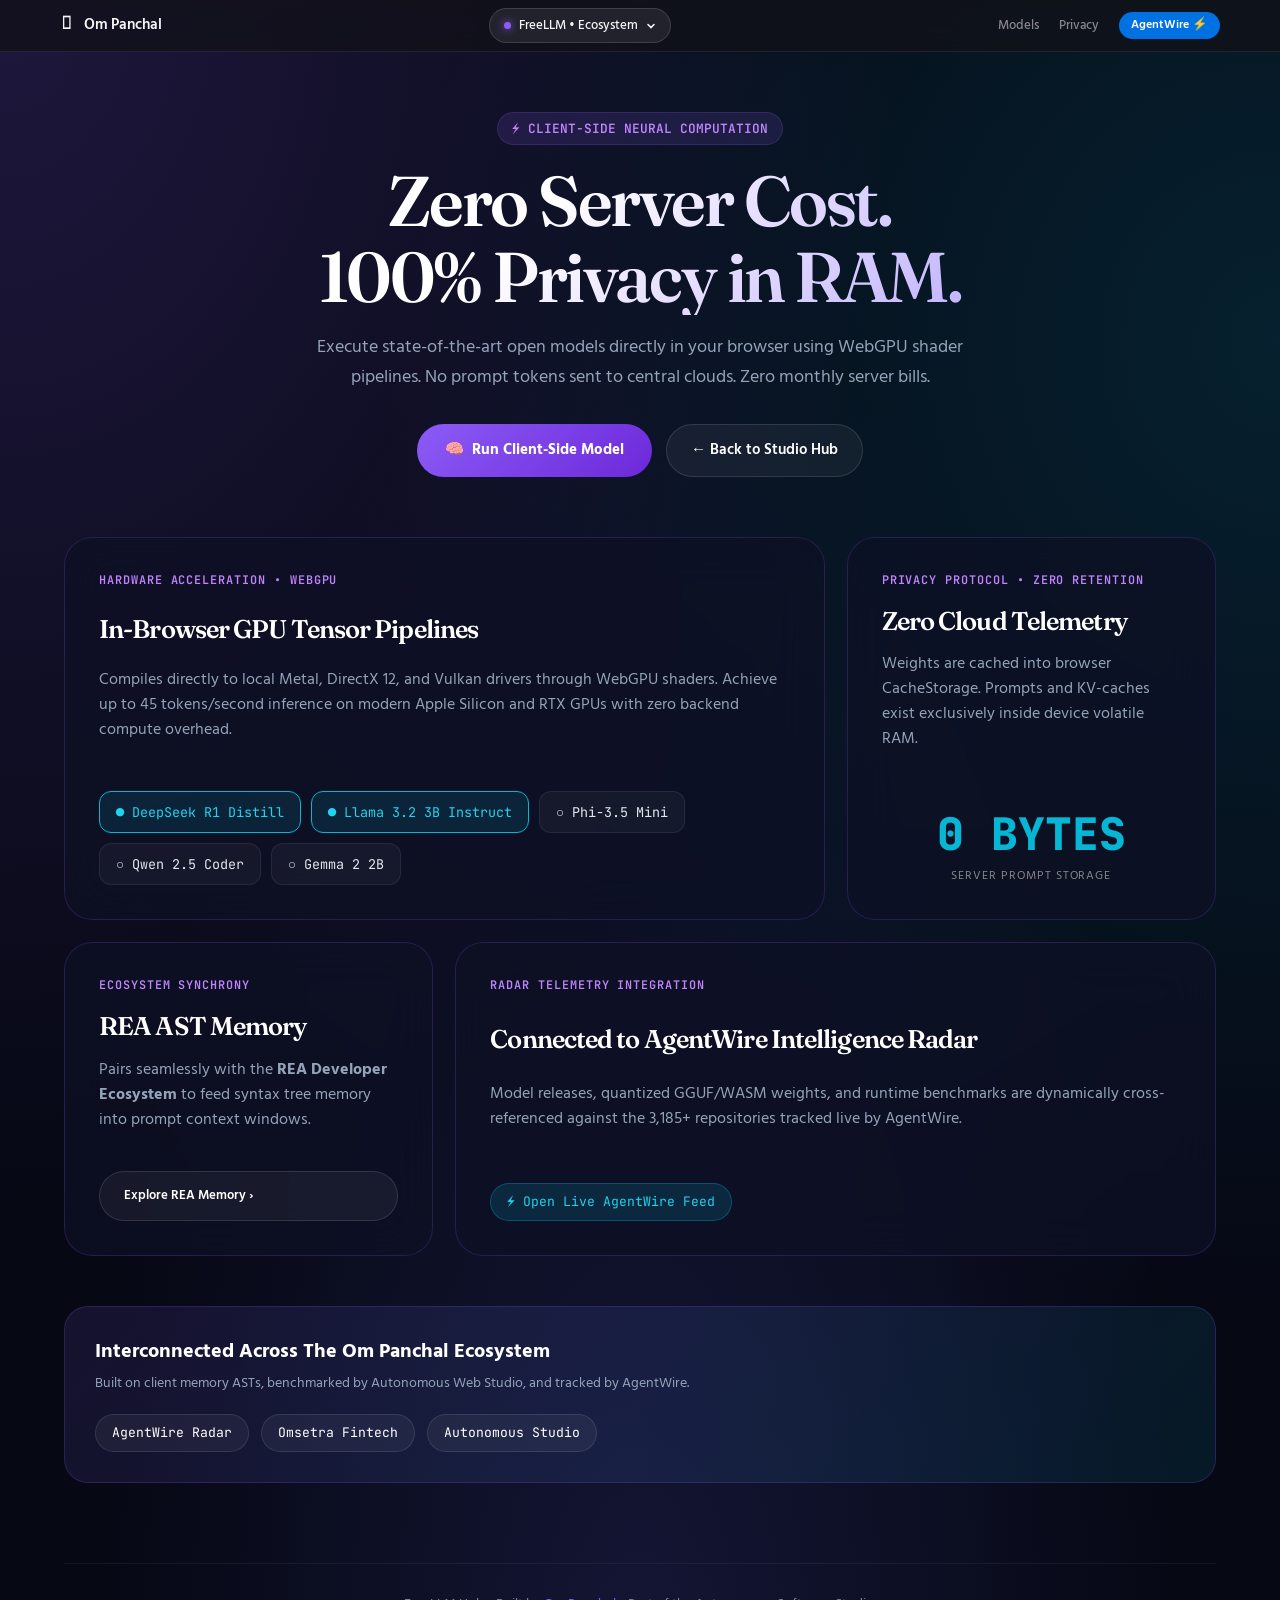
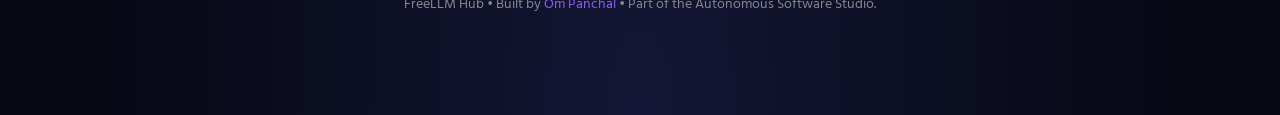
<file: freellm-hub/index.html>
<!DOCTYPE html>
<html lang="en">
<head>
  <meta charset="utf-8">
  <meta name="viewport" content="width=device-width, initial-scale=1">
  <title>FreeLLM Hub | In-Browser Neural AI & WebGPU Execution</title>
  <meta name="description" content="Run state-of-the-art open-source LLMs directly inside your browser with WebGPU hardware acceleration. Zero server costs, zero data retention, 100% privacy in local RAM.">
  <link rel="preconnect" href="https://fonts.googleapis.com">
  <link rel="preconnect" href="https://fonts.gstatic.com" crossorigin>
  <link rel="stylesheet" href="https://fonts.googleapis.com/css2?family=Fraunces:opsz,wght@9..144,500..800&family=Hind:wght@400;500;600;700&family=JetBrains+Mono:wght@400;500;600;700&display=swap">
  <link rel="stylesheet" href="../apple-ecosystem.css">
  <script src="../apple-ecosystem.js" defer></script>
  <style>
    :root {
      --violet-bg: #060814;
      --violet-card: rgba(14, 17, 36, 0.75);
      --violet-border: rgba(139, 92, 246, 0.2);
      --violet-accent: #8b5cf6;
      --violet-glow: rgba(139, 92, 246, 0.25);
      --cyan-accent: #06b6d4;
      --text: #f8fafc;
      --text-muted: #94a3b8;
    }

    * { box-sizing: border-box; margin: 0; padding: 0; }

    body {
      background: var(--violet-bg);
      background-image: 
        radial-gradient(at 0% 0%, rgba(139, 92, 246, 0.18) 0px, transparent 50%),
        radial-gradient(at 100% 20%, rgba(6, 182, 212, 0.14) 0px, transparent 50%),
        radial-gradient(at 50% 100%, rgba(99, 102, 241, 0.15) 0px, transparent 60%);
      color: var(--text);
      font-family: 'Hind', -apple-system, sans-serif;
      min-height: 100vh;
      line-height: 1.5;
      padding-top: 52px;
    }

    .container {
      max-width: 1200px;
      margin: 0 auto;
      padding: 60px 24px 100px;
    }

    /* Hero */
    .hero {
      text-align: center;
      margin-bottom: 60px;
    }
    .hero-badge {
      display: inline-flex;
      align-items: center;
      gap: 6px;
      background: rgba(139, 92, 246, 0.14);
      border: 1px solid var(--violet-border);
      padding: 6px 14px;
      border-radius: 980px;
      font-size: 0.8rem;
      font-weight: 600;
      color: #c084fc;
      font-family: 'JetBrains Mono', monospace;
      margin-bottom: 18px;
    }
    .hero h1 {
      font-size: clamp(2.6rem, 6.5vw, 4.4rem);
      font-weight: 800;
      letter-spacing: -0.04em;
      line-height: 1.08;
      margin-bottom: 18px;
      background: linear-gradient(135deg, #ffffff 40%, #c4b5fd 80%, #06b6d4 100%);
      -webkit-background-clip: text;
      -webkit-text-fill-color: transparent;
    }
    .hero p {
      color: var(--text-muted);
      font-size: 1.15rem;
      max-width: 680px;
      margin: 0 auto 32px;
      line-height: 1.6;
    }
    .hero-ctas {
      display: flex;
      justify-content: center;
      gap: 14px;
      flex-wrap: wrap;
    }
    .btn-apple {
      background: linear-gradient(135deg, #8b5cf6, #6d28d9);
      color: #fff;
      font-weight: 700;
      padding: 14px 28px;
      border-radius: 980px;
      text-decoration: none;
      font-size: 0.95rem;
      transition: all 0.25s cubic-bezier(0.16, 1, 0.3, 1);
      display: inline-flex;
      align-items: center;
      gap: 8px;
      border: none;
      cursor: pointer;
    }
    .btn-apple:hover {
      transform: translateY(-2px) scale(1.02);
      box-shadow: 0 10px 28px var(--violet-glow);
    }
    .btn-ghost {
      background: rgba(255, 255, 255, 0.05);
      border: 1px solid rgba(255, 255, 255, 0.12);
      color: #fff;
      font-weight: 600;
      padding: 14px 24px;
      border-radius: 980px;
      text-decoration: none;
      font-size: 0.95rem;
      transition: all 0.2s;
    }
    .btn-ghost:hover {
      background: rgba(255, 255, 255, 0.1);
      border-color: rgba(255, 255, 255, 0.25);
    }

    /* Bento Grid */
    .bento-grid {
      display: grid;
      grid-template-columns: repeat(12, 1fr);
      gap: 22px;
      margin-bottom: 50px;
    }
    .bento-card {
      background: var(--violet-card);
      border: 1px solid var(--violet-border);
      border-radius: 28px;
      padding: 34px;
      backdrop-filter: blur(24px);
      transition: transform 0.35s cubic-bezier(0.16, 1, 0.3, 1), border-color 0.35s;
      position: relative;
      overflow: hidden;
    }
    .bento-card:hover {
      transform: translateY(-4px);
      border-color: rgba(139, 92, 246, 0.45);
      box-shadow: 0 20px 50px rgba(0, 0, 0, 0.45), 0 0 0 1px rgba(139, 92, 246, 0.2);
    }

    .span-8 { grid-column: span 8; }
    .span-4 { grid-column: span 4; }
    .span-12 { grid-column: span 12; }

    .card-badge {
      font-size: 0.74rem;
      font-family: 'JetBrains Mono', monospace;
      font-weight: 600;
      color: #c084fc;
      text-transform: uppercase;
      letter-spacing: 0.08em;
      margin-bottom: 12px;
    }
    .card-title {
      font-size: 1.6rem;
      font-weight: 700;
      letter-spacing: -0.03em;
      color: #fff;
      margin-bottom: 12px;
    }
    .card-desc {
      color: var(--text-muted);
      font-size: 0.98rem;
      line-height: 1.6;
      margin-bottom: 24px;
    }

    /* Model Grid Chips */
    .model-chips {
      display: flex;
      flex-wrap: wrap;
      gap: 10px;
      margin-top: 16px;
    }
    .chip {
      background: rgba(255, 255, 255, 0.04);
      border: 1px solid rgba(255, 255, 255, 0.08);
      border-radius: 12px;
      padding: 10px 16px;
      font-size: 0.84rem;
      font-family: 'JetBrains Mono', monospace;
      color: #e2e8f0;
      display: inline-flex;
      align-items: center;
      gap: 8px;
    }
    .chip-active {
      border-color: var(--cyan-accent);
      background: rgba(6, 182, 212, 0.12);
      color: #22d3ee;
    }

    /* Ecosystem Interconnection Banner */
    .interconnect-banner {
      background: linear-gradient(135deg, rgba(139, 92, 246, 0.12) 0%, rgba(6, 182, 212, 0.1) 100%);
      border: 1px solid var(--violet-border);
      border-radius: 24px;
      padding: 30px;
      display: flex;
      justify-content: space-between;
      align-items: center;
      flex-wrap: wrap;
      gap: 20px;
      margin-top: 40px;
    }
    .interconnect-text h4 {
      font-size: 1.25rem;
      color: #fff;
      margin-bottom: 6px;
    }
    .interconnect-text p {
      color: var(--text-muted);
      font-size: 0.9rem;
    }
    .interconnect-links {
      display: flex;
      gap: 12px;
      flex-wrap: wrap;
    }
    .pill-link {
      background: rgba(255, 255, 255, 0.05);
      border: 1px solid rgba(255, 255, 255, 0.1);
      padding: 8px 16px;
      border-radius: 980px;
      color: #fff;
      text-decoration: none;
      font-size: 0.82rem;
      font-family: 'JetBrains Mono', monospace;
      transition: all 0.2s;
    }
    .pill-link:hover {
      background: rgba(139, 92, 246, 0.2);
      border-color: var(--violet-accent);
      color: #c084fc;
    }

    footer {
      text-align: center;
      margin-top: 80px;
      padding-top: 30px;
      border-top: 1px solid rgba(255, 255, 255, 0.06);
      color: #86868b;
      font-size: 0.88rem;
    }
    footer a { color: var(--violet-accent); text-decoration: none; }

    @media (max-width: 1024px) {
      .span-8, .span-4 { grid-column: span 12; }
    }
  </style>
</head>
<body>

  <!-- Apple Frosted Global Navigation -->
  <nav class="apple-nav" aria-label="Global Ecosystem Navigation">
    <div class="apple-nav-inner">
      <a href="../" class="apple-brand" title="Return to Om Panchal Studio">
        <span class="apple-brand-icon"></span>
        <span>Om Panchal</span>
      </a>

      <!-- Ecosystem Switcher -->
      <div class="apple-ecosystem-wrapper">
        <button class="apple-ecosystem-btn" id="appleEcosystemTrigger" aria-expanded="false" aria-haspopup="true">
          <span class="apple-dot-live" style="background: #8b5cf6; box-shadow: 0 0 8px #8b5cf6;"></span>
          <span>FreeLLM • Ecosystem</span>
          <svg class="apple-chevron" viewBox="0 0 10 10" fill="none"><path d="M2 3.5L5 6.5L8 3.5" stroke="currentColor" stroke-width="1.6" stroke-linecap="round"/></svg>
        </button>

        <!-- Apple Flyout Grid -->
        <div class="apple-flyout" id="appleEcosystemFlyout">
          <div class="apple-flyout-header">
            <span>INTERCONNECTED SYSTEM ARCHITECTURE</span>
            <span class="apple-flyout-badge">● 6 REPOS LIVE</span>
          </div>

          <div class="apple-flyout-grid">
            <a href="../" class="apple-flyout-item theme-hub" data-project="hub">
              <div class="apple-flyout-icon-box"></div>
              <div class="apple-flyout-text">
                <span class="apple-flyout-name">Studio Hub</span>
                <span class="apple-flyout-desc">Master Portfolio Architecture</span>
              </div>
            </a>

            <a href="../omsetra/" class="apple-flyout-item theme-omsetra" data-project="omsetra">
              <div class="apple-flyout-icon-box">💳</div>
              <div class="apple-flyout-text">
                <span class="apple-flyout-name">Omsetra</span>
                <span class="apple-flyout-desc">Fintech Reconciliation</span>
              </div>
            </a>

            <a href="../freellm-hub/" class="apple-flyout-item theme-freellm is-current" data-project="freellm">
              <div class="apple-flyout-icon-box">🧠</div>
              <div class="apple-flyout-text">
                <span class="apple-flyout-name">FreeLLM Hub</span>
                <span class="apple-flyout-desc">Client-Side WebLLM & RAM</span>
              </div>
            </a>

            <a href="../agentwire/" class="apple-flyout-item theme-agentwire" data-project="agentwire">
              <div class="apple-flyout-icon-box">⚡</div>
              <div class="apple-flyout-text">
                <span class="apple-flyout-name">AgentWire</span>
                <span class="apple-flyout-desc">3,185+ AI & MCP Radar</span>
              </div>
            </a>

            <a href="../universal-seo/" class="apple-flyout-item theme-seo" data-project="seo">
              <div class="apple-flyout-icon-box">🔍</div>
              <div class="apple-flyout-text">
                <span class="apple-flyout-name">Universal SEO</span>
                <span class="apple-flyout-desc">GEO & AI Search Engine</span>
              </div>
            </a>

            <a href="../rea/" class="apple-flyout-item theme-rea" data-project="rea">
              <div class="apple-flyout-icon-box">🏗️</div>
              <div class="apple-flyout-text">
                <span class="apple-flyout-name">REA Ecosystem</span>
                <span class="apple-flyout-desc">AST Memory & ReUI Components</span>
              </div>
            </a>

            <a href="../autonomous-studio/" class="apple-flyout-item theme-studio" data-project="studio">
              <div class="apple-flyout-icon-box">⚙️</div>
              <div class="apple-flyout-text">
                <span class="apple-flyout-name">Autonomous Studio</span>
                <span class="apple-flyout-desc">Self-Healing Closed-Loop</span>
              </div>
            </a>
          </div>

          <div class="apple-flyout-footer">
            <span>Zero Server Bloat • Pure AST Memory</span>
            <a href="https://github.com/Omi811" target="_blank" rel="noopener noreferrer">GitHub Profile ↗</a>
          </div>
        </div>
      </div>

      <div class="apple-nav-links">
        <a href="#models" class="apple-nav-link">Models</a>
        <a href="#privacy" class="apple-nav-link">Privacy</a>
        <a href="../agentwire/" class="apple-nav-link is-pill">AgentWire ⚡</a>
      </div>
    </div>
  </nav>

  <div class="container">
    
    <!-- Hero -->
    <header class="hero">
      <div class="hero-badge">⚡ CLIENT-SIDE NEURAL COMPUTATION</div>
      <h1>Zero Server Cost.<br>100% Privacy in RAM.</h1>
      <p>Execute state-of-the-art open models directly in your browser using WebGPU shader pipelines. No prompt tokens sent to central clouds. Zero monthly server bills.</p>
      
      <div class="hero-ctas">
        <a href="#models" class="btn-apple">
          <span>🧠</span> Run Client-Side Model
        </a>
        <a href="../#projects" class="btn-ghost">
          <span>←</span> Back to Studio Hub
        </a>
      </div>
    </header>

    <!-- Bento Grid -->
    <main class="bento-grid" id="models">
      
      <!-- Card 1: WebGPU Shader Pipelines (Span 8) -->
      <div class="bento-card span-8" data-apple-reveal>
        <div class="card-badge">HARDWARE ACCELERATION • WEBGPU</div>
        <h2 class="card-title">In-Browser GPU Tensor Pipelines</h2>
        <p class="card-desc">Compiles directly to local Metal, DirectX 12, and Vulkan drivers through WebGPU shaders. Achieve up to 45 tokens/second inference on modern Apple Silicon and RTX GPUs with zero backend compute overhead.</p>
        
        <div class="model-chips">
          <div class="chip chip-active">● DeepSeek R1 Distill</div>
          <div class="chip chip-active">● Llama 3.2 3B Instruct</div>
          <div class="chip">○ Phi-3.5 Mini</div>
          <div class="chip">○ Qwen 2.5 Coder</div>
          <div class="chip">○ Gemma 2 2B</div>
        </div>
      </div>

      <!-- Card 2: 100% Privacy in RAM (Span 4) -->
      <div class="bento-card span-4" data-apple-reveal id="privacy">
        <div class="card-badge">PRIVACY PROTOCOL • ZERO RETENTION</div>
        <h2 class="card-title">Zero Cloud Telemetry</h2>
        <p class="card-desc">Weights are cached into browser CacheStorage. Prompts and KV-caches exist exclusively inside device volatile RAM.</p>
        <div style="margin-top: 24px; text-align: center;">
          <div style="font-size: 2.8rem; font-weight: 800; color: #06b6d4; font-family: 'JetBrains Mono';">0 BYTES</div>
          <div style="font-size: 0.74rem; color: #86868b; letter-spacing: 0.08em;">SERVER PROMPT STORAGE</div>
        </div>
      </div>

      <!-- Card 3: REA AST Memory Integration (Span 4) -->
      <div class="bento-card span-4" data-apple-reveal>
        <div class="card-badge">ECOSYSTEM SYNCHRONY</div>
        <h2 class="card-title">REA AST Memory</h2>
        <p class="card-desc">Pairs seamlessly with the <strong>REA Developer Ecosystem</strong> to feed syntax tree memory into prompt context windows.</p>
        <a href="../rea/" class="btn-ghost" style="display: inline-block; margin-top: 14px; font-size: 0.82rem;">Explore REA Memory ›</a>
      </div>

      <!-- Card 4: AgentWire Telemetry Feeder (Span 8) -->
      <div class="bento-card span-8" data-apple-reveal>
        <div class="card-badge">RADAR TELEMETRY INTEGRATION</div>
        <h2 class="card-title">Connected to AgentWire Intelligence Radar</h2>
        <p class="card-desc">Model releases, quantized GGUF/WASM weights, and runtime benchmarks are dynamically cross-referenced against the 3,185+ repositories tracked live by AgentWire.</p>
        <div style="display: flex; gap: 10px; margin-top: 14px;">
          <a href="../agentwire/" class="pill-link" style="background: rgba(6,182,212,0.15); border-color: rgba(6,182,212,0.3); color: #22d3ee;">
            <span>⚡ Open Live AgentWire Feed</span>
          </a>
        </div>
      </div>

    </main>

    <!-- Interconnected Banner -->
    <section class="interconnect-banner">
      <div class="interconnect-text">
        <h4>Interconnected Across The Om Panchal Ecosystem</h4>
        <p>Built on client memory ASTs, benchmarked by Autonomous Web Studio, and tracked by AgentWire.</p>
      </div>
      <div class="interconnect-links">
        <a href="../agentwire/" class="pill-link">AgentWire Radar</a>
        <a href="../omsetra/" class="pill-link">Omsetra Fintech</a>
        <a href="../autonomous-studio/" class="pill-link">Autonomous Studio</a>
      </div>
    </section>

    <!-- Footer -->
    <footer>
      <p>FreeLLM Hub • Built by <a href="../">Om Panchal</a> • Part of the Autonomous Software Studio.</p>
    </footer>

  </div>

</body>
</html>
</file>
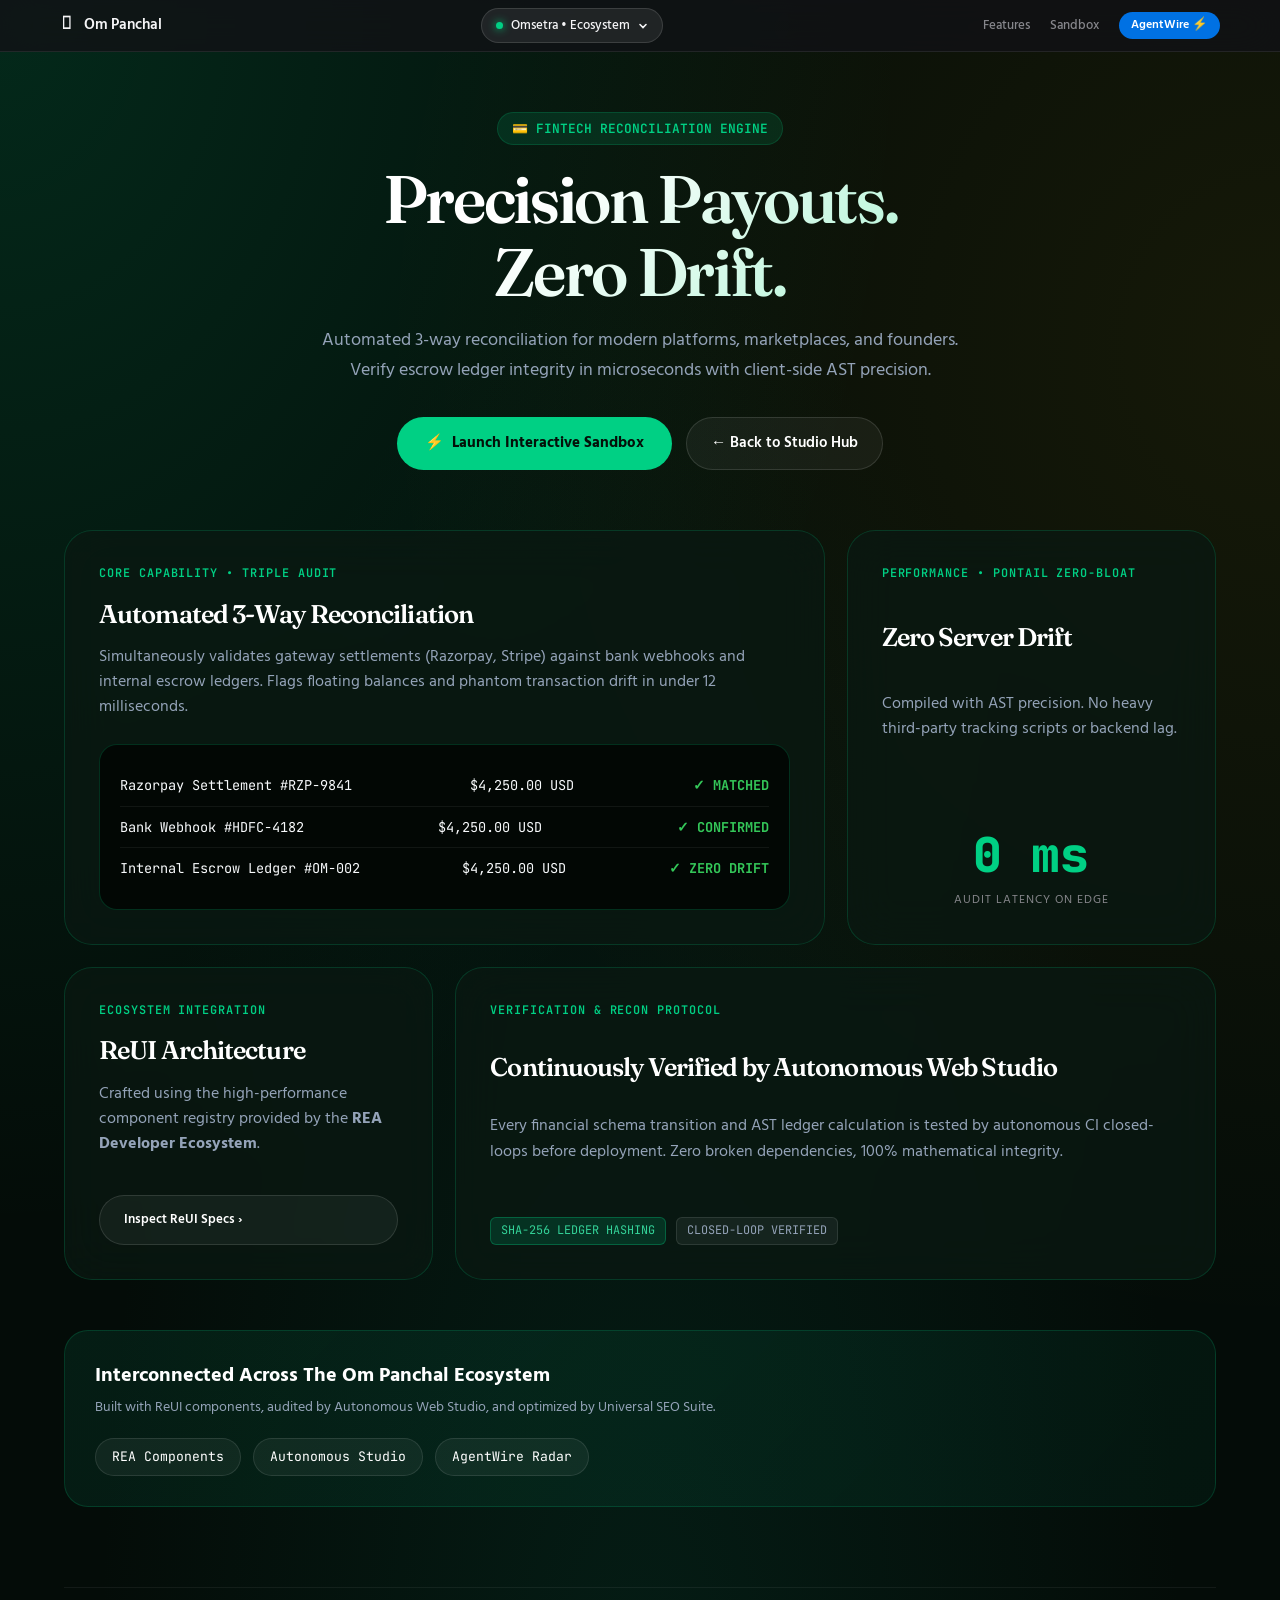
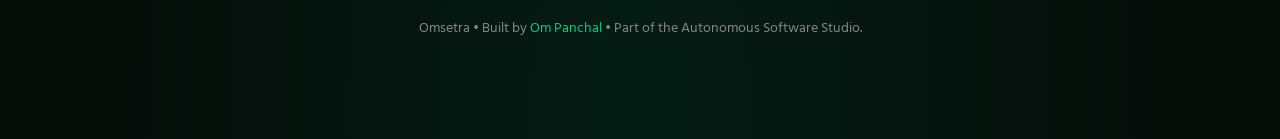
<file: omsetra/index.html>
<!DOCTYPE html>
<html lang="en">
<head>
  <meta charset="utf-8">
  <meta name="viewport" content="width=device-width, initial-scale=1">
  <title>Omsetra | Precision Payouts & Automated Reconciliation</title>
  <meta name="description" content="Next-generation financial reconciliation ledger built with Apple-grade precision. Zero server bloat, client-side AST verification, and automated drift auditing.">
  <link rel="preconnect" href="https://fonts.googleapis.com">
  <link rel="preconnect" href="https://fonts.gstatic.com" crossorigin>
  <link rel="stylesheet" href="https://fonts.googleapis.com/css2?family=Fraunces:opsz,wght@9..144,500..800&family=Hind:wght@400;500;600;700&family=JetBrains+Mono:wght@400;500;600;700&display=swap">
  <link rel="stylesheet" href="../apple-ecosystem.css">
  <script src="../apple-ecosystem.js" defer></script>
  <style>
    :root {
      --emerald-bg: #040c08;
      --emerald-card: rgba(10, 24, 18, 0.75);
      --emerald-border: rgba(0, 208, 132, 0.18);
      --emerald-accent: #00d084;
      --emerald-glow: rgba(0, 208, 132, 0.25);
      --gold-accent: #eab308;
      --text: #f8fafc;
      --text-muted: #94a3b8;
    }

    * { box-sizing: border-box; margin: 0; padding: 0; }

    body {
      background: var(--emerald-bg);
      background-image: 
        radial-gradient(at 0% 0%, rgba(0, 208, 132, 0.15) 0px, transparent 50%),
        radial-gradient(at 100% 20%, rgba(234, 179, 8, 0.08) 0px, transparent 50%),
        radial-gradient(at 50% 100%, rgba(6, 78, 59, 0.25) 0px, transparent 60%);
      color: var(--text);
      font-family: 'Hind', -apple-system, sans-serif;
      min-height: 100vh;
      line-height: 1.5;
      padding-top: 52px;
    }

    .container {
      max-width: 1200px;
      margin: 0 auto;
      padding: 60px 24px 100px;
    }

    /* Hero */
    .hero {
      text-align: center;
      margin-bottom: 60px;
    }
    .hero-badge {
      display: inline-flex;
      align-items: center;
      gap: 6px;
      background: rgba(0, 208, 132, 0.12);
      border: 1px solid var(--emerald-border);
      padding: 6px 14px;
      border-radius: 980px;
      font-size: 0.8rem;
      font-weight: 600;
      color: var(--emerald-accent);
      font-family: 'JetBrains Mono', monospace;
      margin-bottom: 18px;
    }
    .hero h1 {
      font-size: clamp(2.6rem, 6.5vw, 4.2rem);
      font-weight: 800;
      letter-spacing: -0.04em;
      line-height: 1.08;
      margin-bottom: 18px;
      background: linear-gradient(135deg, #ffffff 40%, #a7f3d0 80%, #00d084 100%);
      -webkit-background-clip: text;
      -webkit-text-fill-color: transparent;
    }
    .hero p {
      color: var(--text-muted);
      font-size: 1.15rem;
      max-width: 680px;
      margin: 0 auto 32px;
      line-height: 1.6;
    }
    .hero-ctas {
      display: flex;
      justify-content: center;
      gap: 14px;
      flex-wrap: wrap;
    }
    .btn-apple {
      background: var(--emerald-accent);
      color: #041009;
      font-weight: 700;
      padding: 14px 28px;
      border-radius: 980px;
      text-decoration: none;
      font-size: 0.95rem;
      transition: all 0.25s cubic-bezier(0.16, 1, 0.3, 1);
      display: inline-flex;
      align-items: center;
      gap: 8px;
      border: none;
      cursor: pointer;
    }
    .btn-apple:hover {
      background: #10b981;
      transform: translateY(-2px) scale(1.02);
      box-shadow: 0 10px 28px var(--emerald-glow);
      color: #fff;
    }
    .btn-ghost {
      background: rgba(255, 255, 255, 0.05);
      border: 1px solid rgba(255, 255, 255, 0.12);
      color: #fff;
      font-weight: 600;
      padding: 14px 24px;
      border-radius: 980px;
      text-decoration: none;
      font-size: 0.95rem;
      transition: all 0.2s;
    }
    .btn-ghost:hover {
      background: rgba(255, 255, 255, 0.1);
      border-color: rgba(255, 255, 255, 0.25);
    }

    /* Bento Grid */
    .bento-grid {
      display: grid;
      grid-template-columns: repeat(12, 1fr);
      gap: 22px;
      margin-bottom: 50px;
    }
    .bento-card {
      background: var(--emerald-card);
      border: 1px solid var(--emerald-border);
      border-radius: 28px;
      padding: 34px;
      backdrop-filter: blur(24px);
      transition: transform 0.35s cubic-bezier(0.16, 1, 0.3, 1), border-color 0.35s;
      position: relative;
      overflow: hidden;
    }
    .bento-card:hover {
      transform: translateY(-4px);
      border-color: rgba(0, 208, 132, 0.45);
      box-shadow: 0 20px 50px rgba(0, 0, 0, 0.4), 0 0 0 1px rgba(0, 208, 132, 0.2);
    }

    .span-8 { grid-column: span 8; }
    .span-4 { grid-column: span 4; }
    .span-12 { grid-column: span 12; }

    .card-badge {
      font-size: 0.74rem;
      font-family: 'JetBrains Mono', monospace;
      font-weight: 600;
      color: var(--emerald-accent);
      text-transform: uppercase;
      letter-spacing: 0.08em;
      margin-bottom: 12px;
    }
    .card-title {
      font-size: 1.6rem;
      font-weight: 700;
      letter-spacing: -0.03em;
      color: #fff;
      margin-bottom: 12px;
    }
    .card-desc {
      color: var(--text-muted);
      font-size: 0.98rem;
      line-height: 1.6;
      margin-bottom: 24px;
    }

    /* Live Sandbox Simulator */
    .reconcile-sandbox {
      background: #020704;
      border: 1px solid rgba(0, 208, 132, 0.2);
      border-radius: 18px;
      padding: 20px;
      font-family: 'JetBrains Mono', monospace;
      font-size: 0.85rem;
    }
    .sandbox-row {
      display: flex;
      justify-content: space-between;
      padding: 10px 0;
      border-bottom: 1px solid rgba(255, 255, 255, 0.06);
    }
    .sandbox-row:last-child { border-bottom: none; }
    .status-match { color: #34c759; font-weight: 700; }

    /* Ecosystem Interconnection Banner */
    .interconnect-banner {
      background: linear-gradient(135deg, rgba(16, 185, 129, 0.1) 0%, rgba(6, 78, 59, 0.15) 100%);
      border: 1px solid var(--emerald-border);
      border-radius: 24px;
      padding: 30px;
      display: flex;
      justify-content: space-between;
      align-items: center;
      flex-wrap: wrap;
      gap: 20px;
      margin-top: 40px;
    }
    .interconnect-text h4 {
      font-size: 1.25rem;
      color: #fff;
      margin-bottom: 6px;
    }
    .interconnect-text p {
      color: var(--text-muted);
      font-size: 0.9rem;
    }
    .interconnect-links {
      display: flex;
      gap: 12px;
      flex-wrap: wrap;
    }
    .pill-link {
      background: rgba(255, 255, 255, 0.05);
      border: 1px solid rgba(255, 255, 255, 0.1);
      padding: 8px 16px;
      border-radius: 980px;
      color: #fff;
      text-decoration: none;
      font-size: 0.82rem;
      font-family: 'JetBrains Mono', monospace;
      transition: all 0.2s;
    }
    .pill-link:hover {
      background: rgba(0, 208, 132, 0.2);
      border-color: var(--emerald-accent);
      color: var(--emerald-accent);
    }

    footer {
      text-align: center;
      margin-top: 80px;
      padding-top: 30px;
      border-top: 1px solid rgba(255, 255, 255, 0.06);
      color: #86868b;
      font-size: 0.88rem;
    }
    footer a { color: var(--emerald-accent); text-decoration: none; }

    @media (max-width: 1024px) {
      .span-8, .span-4 { grid-column: span 12; }
    }
  </style>
</head>
<body>

  <!-- Apple Frosted Global Navigation -->
  <nav class="apple-nav" aria-label="Global Ecosystem Navigation">
    <div class="apple-nav-inner">
      <a href="../" class="apple-brand" title="Return to Om Panchal Studio">
        <span class="apple-brand-icon"></span>
        <span>Om Panchal</span>
      </a>

      <!-- Ecosystem Switcher -->
      <div class="apple-ecosystem-wrapper">
        <button class="apple-ecosystem-btn" id="appleEcosystemTrigger" aria-expanded="false" aria-haspopup="true">
          <span class="apple-dot-live" style="background: #00d084; box-shadow: 0 0 8px #00d084;"></span>
          <span>Omsetra • Ecosystem</span>
          <svg class="apple-chevron" viewBox="0 0 10 10" fill="none"><path d="M2 3.5L5 6.5L8 3.5" stroke="currentColor" stroke-width="1.6" stroke-linecap="round"/></svg>
        </button>

        <!-- Apple Flyout Grid -->
        <div class="apple-flyout" id="appleEcosystemFlyout">
          <div class="apple-flyout-header">
            <span>INTERCONNECTED SYSTEM ARCHITECTURE</span>
            <span class="apple-flyout-badge">● 6 REPOS LIVE</span>
          </div>

          <div class="apple-flyout-grid">
            <a href="../" class="apple-flyout-item theme-hub" data-project="hub">
              <div class="apple-flyout-icon-box"></div>
              <div class="apple-flyout-text">
                <span class="apple-flyout-name">Studio Hub</span>
                <span class="apple-flyout-desc">Master Portfolio Architecture</span>
              </div>
            </a>

            <a href="../omsetra/" class="apple-flyout-item theme-omsetra is-current" data-project="omsetra">
              <div class="apple-flyout-icon-box">💳</div>
              <div class="apple-flyout-text">
                <span class="apple-flyout-name">Omsetra</span>
                <span class="apple-flyout-desc">Fintech Reconciliation</span>
              </div>
            </a>

            <a href="../freellm-hub/" class="apple-flyout-item theme-freellm" data-project="freellm">
              <div class="apple-flyout-icon-box">🧠</div>
              <div class="apple-flyout-text">
                <span class="apple-flyout-name">FreeLLM Hub</span>
                <span class="apple-flyout-desc">Client-Side WebLLM & RAM</span>
              </div>
            </a>

            <a href="../agentwire/" class="apple-flyout-item theme-agentwire" data-project="agentwire">
              <div class="apple-flyout-icon-box">⚡</div>
              <div class="apple-flyout-text">
                <span class="apple-flyout-name">AgentWire</span>
                <span class="apple-flyout-desc">3,185+ AI & MCP Radar</span>
              </div>
            </a>

            <a href="../universal-seo/" class="apple-flyout-item theme-seo" data-project="seo">
              <div class="apple-flyout-icon-box">🔍</div>
              <div class="apple-flyout-text">
                <span class="apple-flyout-name">Universal SEO</span>
                <span class="apple-flyout-desc">GEO & AI Search Engine</span>
              </div>
            </a>

            <a href="../rea/" class="apple-flyout-item theme-rea" data-project="rea">
              <div class="apple-flyout-icon-box">🏗️</div>
              <div class="apple-flyout-text">
                <span class="apple-flyout-name">REA Ecosystem</span>
                <span class="apple-flyout-desc">AST Memory & ReUI Components</span>
              </div>
            </a>

            <a href="../autonomous-studio/" class="apple-flyout-item theme-studio" data-project="studio">
              <div class="apple-flyout-icon-box">⚙️</div>
              <div class="apple-flyout-text">
                <span class="apple-flyout-name">Autonomous Studio</span>
                <span class="apple-flyout-desc">Self-Healing Closed-Loop</span>
              </div>
            </a>
          </div>

          <div class="apple-flyout-footer">
            <span>Zero Server Bloat • Pure AST Memory</span>
            <a href="https://github.com/Omi811" target="_blank" rel="noopener noreferrer">GitHub Profile ↗</a>
          </div>
        </div>
      </div>

      <div class="apple-nav-links">
        <a href="#features" class="apple-nav-link">Features</a>
        <a href="#sandbox" class="apple-nav-link">Sandbox</a>
        <a href="../agentwire/" class="apple-nav-link is-pill">AgentWire ⚡</a>
      </div>
    </div>
  </nav>

  <div class="container">
    
    <!-- Hero -->
    <header class="hero">
      <div class="hero-badge">💳 FINTECH RECONCILIATION ENGINE</div>
      <h1>Precision Payouts.<br>Zero Drift.</h1>
      <p>Automated 3-way reconciliation for modern platforms, marketplaces, and founders. Verify escrow ledger integrity in microseconds with client-side AST precision.</p>
      
      <div class="hero-ctas">
        <a href="#sandbox" class="btn-apple">
          <span>⚡</span> Launch Interactive Sandbox
        </a>
        <a href="../#projects" class="btn-ghost">
          <span>←</span> Back to Studio Hub
        </a>
      </div>
    </header>

    <!-- Bento Grid -->
    <main class="bento-grid" id="features">
      
      <!-- Card 1: 3-Way Auto Reconciliation (Span 8) -->
      <div class="bento-card span-8" data-apple-reveal>
        <div class="card-badge">CORE CAPABILITY • TRIPLE AUDIT</div>
        <h2 class="card-title">Automated 3-Way Reconciliation</h2>
        <p class="card-desc">Simultaneously validates gateway settlements (Razorpay, Stripe) against bank webhooks and internal escrow ledgers. Flags floating balances and phantom transaction drift in under 12 milliseconds.</p>
        
        <div class="reconcile-sandbox" id="sandbox">
          <div class="sandbox-row">
            <span>Razorpay Settlement #RZP-9841</span>
            <span>$4,250.00 USD</span>
            <span class="status-match">✓ MATCHED</span>
          </div>
          <div class="sandbox-row">
            <span>Bank Webhook #HDFC-4182</span>
            <span>$4,250.00 USD</span>
            <span class="status-match">✓ CONFIRMED</span>
          </div>
          <div class="sandbox-row">
            <span>Internal Escrow Ledger #OM-002</span>
            <span>$4,250.00 USD</span>
            <span class="status-match">✓ ZERO DRIFT</span>
          </div>
        </div>
      </div>

      <!-- Card 2: 0ms Latency (Span 4) -->
      <div class="bento-card span-4" data-apple-reveal>
        <div class="card-badge">PERFORMANCE • PONTAIL ZERO-BLOAT</div>
        <h2 class="card-title">Zero Server Drift</h2>
        <p class="card-desc">Compiled with AST precision. No heavy third-party tracking scripts or backend lag.</p>
        <div style="margin-top: 30px; text-align: center;">
          <div style="font-size: 3rem; font-weight: 800; color: #00d084; font-family: 'JetBrains Mono';">0 ms</div>
          <div style="font-size: 0.76rem; color: #86868b; letter-spacing: 0.08em;">AUDIT LATENCY ON EDGE</div>
        </div>
      </div>

      <!-- Card 3: ReUI Design System (Span 4) -->
      <div class="bento-card span-4" data-apple-reveal>
        <div class="card-badge">ECOSYSTEM INTEGRATION</div>
        <h2 class="card-title">ReUI Architecture</h2>
        <p class="card-desc">Crafted using the high-performance component registry provided by the <strong>REA Developer Ecosystem</strong>.</p>
        <a href="../rea/" class="btn-ghost" style="display: inline-block; margin-top: 14px; font-size: 0.82rem;">Inspect ReUI Specs ›</a>
      </div>

      <!-- Card 4: Audited by Autonomous Studio (Span 8) -->
      <div class="bento-card span-8" data-apple-reveal>
        <div class="card-badge">VERIFICATION & RECON PROTOCOL</div>
        <h2 class="card-title">Continuously Verified by Autonomous Web Studio</h2>
        <p class="card-desc">Every financial schema transition and AST ledger calculation is tested by autonomous CI closed-loops before deployment. Zero broken dependencies, 100% mathematical integrity.</p>
        <div style="display: flex; gap: 10px; margin-top: 12px;">
          <span style="font-size: 0.74rem; font-family: 'JetBrains Mono'; background: rgba(0,208,132,0.15); border: 1px solid rgba(0,208,132,0.3); padding: 4px 10px; border-radius: 6px; color: #34d399;">SHA-256 LEDGER HASHING</span>
          <span style="font-size: 0.74rem; font-family: 'JetBrains Mono'; background: rgba(255,255,255,0.06); border: 1px solid rgba(255,255,255,0.1); padding: 4px 10px; border-radius: 6px; color: #94a3b8;">CLOSED-LOOP VERIFIED</span>
        </div>
      </div>

    </main>

    <!-- Interconnected Banner -->
    <section class="interconnect-banner">
      <div class="interconnect-text">
        <h4>Interconnected Across The Om Panchal Ecosystem</h4>
        <p>Built with ReUI components, audited by Autonomous Web Studio, and optimized by Universal SEO Suite.</p>
      </div>
      <div class="interconnect-links">
        <a href="../rea/" class="pill-link">REA Components</a>
        <a href="../autonomous-studio/" class="pill-link">Autonomous Studio</a>
        <a href="../agentwire/" class="pill-link">AgentWire Radar</a>
      </div>
    </section>

    <!-- Footer -->
    <footer>
      <p>Omsetra • Built by <a href="../">Om Panchal</a> • Part of the Autonomous Software Studio.</p>
    </footer>

  </div>

</body>
</html>
</file>
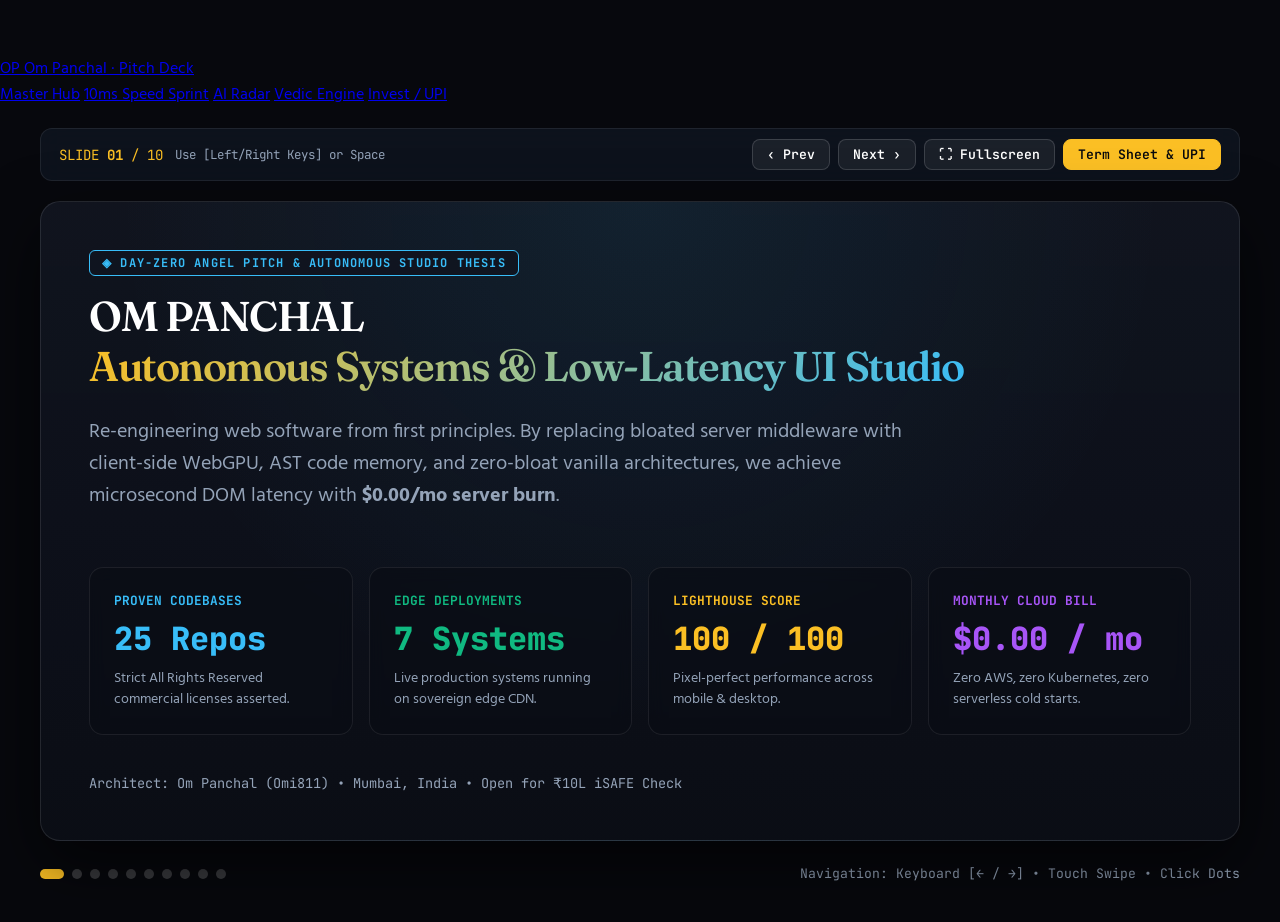
<file: pitch-deck/index.html>
<!DOCTYPE html>
<html lang="en">
<head>
  <meta charset="utf-8">
  <meta name="viewport" content="width=device-width, initial-scale=1, viewport-fit=cover">
  <title>Om Panchal · Pitch Deck · Autonomous Systems & Studio</title>
  <meta name="description" content="Official Day-Zero Angel Pitch Deck of Om Panchal. 7 production systems, 25 repositories, $0.00/mo server burn, 100/100 Lighthouse performance.">
  <link rel="preconnect" href="https://fonts.googleapis.com">
  <link rel="preconnect" href="https://fonts.gstatic.com" crossorigin>
  <link rel="stylesheet" href="https://fonts.googleapis.com/css2?family=Fraunces:opsz,wght@9..144,600..800&family=Hind:wght@400;600;700&family=JetBrains+Mono:wght@500;700&display=swap">
  <link rel="stylesheet" href="../apple-ecosystem.css">
  <style>
    :root {
      --bg: #07080d;
      --card-bg: rgba(18, 22, 34, 0.78);
      --card-border: rgba(255, 255, 255, 0.08);
      --cyan: #38bdf8;
      --amber: #fbbf24;
      --mint: #10b981;
      --purple: #a855f7;
      --coral: #f87171;
      --text: #f8fafc;
      --text-muted: #94a3b8;
      --font-display: 'Fraunces', serif;
      --font-body: 'Hind', sans-serif;
      --font-mono: 'JetBrains Mono', monospace;
    }
    * { box-sizing: border-box; margin: 0; padding: 0; }
    html, body {
      background-color: var(--bg);
      color: var(--text);
      font-family: var(--font-body);
      -webkit-font-smoothing: antialiased;
      overflow-x: hidden;
      min-height: 100vh;
    }
    body {
      padding-top: 56px;
      display: flex;
      flex-direction: column;
    }

    /* Deck Master Viewport */
    .deck-container {
      max-width: 1240px;
      margin: 20px auto 40px;
      padding: 0 20px;
      flex: 1;
      display: flex;
      flex-direction: column;
      position: relative;
    }

    /* Deck Controls Bar */
    .deck-controls {
      display: flex;
      align-items: center;
      justify-content: space-between;
      background: rgba(15, 20, 32, 0.85);
      border: 1px solid var(--card-border);
      border-radius: 12px;
      padding: 10px 18px;
      margin-bottom: 20px;
      backdrop-filter: blur(12px);
    }
    .deck-status {
      font-family: var(--font-mono);
      font-size: 0.88rem;
      color: var(--amber);
      display: flex;
      align-items: center;
      gap: 12px;
    }
    .btn-control {
      background: rgba(255, 255, 255, 0.06);
      border: 1px solid rgba(255, 255, 255, 0.15);
      color: #fff;
      font-family: var(--font-mono);
      font-size: 0.82rem;
      font-weight: 600;
      padding: 6px 14px;
      border-radius: 8px;
      cursor: pointer;
      text-decoration: none;
      display: inline-flex;
      align-items: center;
      gap: 6px;
      transition: all 0.2s;
    }
    .btn-control:hover {
      background: rgba(255, 255, 255, 0.14);
      border-color: var(--cyan);
    }
    .btn-control.active {
      background: var(--amber);
      color: #07080d;
      border-color: var(--amber);
    }

    /* Slide Card Canvas */
    .slide-wrapper {
      position: relative;
      min-height: 640px;
      background: radial-gradient(circle at 50% 0%, rgba(56, 189, 248, 0.08) 0%, transparent 60%),
                  linear-gradient(180deg, rgba(18, 22, 34, 0.85) 0%, rgba(11, 14, 22, 0.95) 100%);
      border: 1px solid rgba(255, 255, 255, 0.1);
      border-radius: 20px;
      padding: 48px;
      box-shadow: 0 24px 64px rgba(0, 0, 0, 0.6);
      display: none;
      flex-direction: column;
      justify-content: space-between;
      transition: opacity 0.3s ease;
    }
    .slide-wrapper.active {
      display: flex;
      animation: fadeIn 0.3s ease-out;
    }
    @keyframes fadeIn {
      from { opacity: 0; transform: translateY(6px); }
      to { opacity: 1; transform: translateY(0); }
    }

    /* Slide Header */
    .slide-pill {
      display: inline-flex;
      align-items: center;
      gap: 8px;
      background: rgba(16, 20, 32, 0.9);
      border: 1px solid var(--cyan);
      color: var(--cyan);
      font-family: var(--font-mono);
      font-size: 0.75rem;
      font-weight: 700;
      letter-spacing: 0.1em;
      text-transform: uppercase;
      padding: 4px 12px;
      border-radius: 6px;
      margin-bottom: 16px;
    }
    .slide-title {
      font-family: var(--font-display);
      font-size: clamp(1.8rem, 3.5vw, 2.6rem);
      line-height: 1.2;
      color: #fff;
      margin-bottom: 24px;
    }
    .slide-title span {
      background: linear-gradient(135deg, var(--amber), var(--cyan));
      -webkit-background-clip: text;
      -webkit-text-fill-color: transparent;
    }

    /* Grid Layouts */
    .grid-3 {
      display: grid;
      grid-template-columns: repeat(3, 1fr);
      gap: 20px;
      margin-top: 20px;
    }
    .grid-2 {
      display: grid;
      grid-template-columns: 1fr 1fr;
      gap: 24px;
      margin-top: 20px;
    }
    .grid-4 {
      display: grid;
      grid-template-columns: repeat(4, 1fr);
      gap: 16px;
      margin-top: 20px;
    }
    @media (max-width: 900px) {
      .grid-3, .grid-4, .grid-2 { grid-template-columns: 1fr; }
      .slide-wrapper { padding: 24px; min-height: auto; }
    }

    .card-box {
      background: rgba(10, 13, 20, 0.65);
      border: 1px solid rgba(255, 255, 255, 0.08);
      border-radius: 14px;
      padding: 24px;
      backdrop-filter: blur(8px);
    }
    .card-box.highlight {
      border-color: rgba(251, 191, 36, 0.35);
      background: rgba(251, 191, 36, 0.04);
    }
    .card-title {
      font-size: 1.15rem;
      font-weight: 700;
      color: #fff;
      margin-bottom: 8px;
      display: flex;
      align-items: center;
      gap: 8px;
    }
    .card-body {
      font-size: 0.95rem;
      color: var(--text-muted);
      line-height: 1.6;
    }
    .stat-val {
      font-family: var(--font-mono);
      font-size: 2rem;
      font-weight: 800;
      color: var(--amber);
      margin: 8px 0;
    }

    /* Comparison Table */
    .compare-table {
      width: 100%;
      border-collapse: collapse;
      margin-top: 10px;
      font-size: 0.95rem;
    }
    .compare-table th {
      text-align: left;
      padding: 10px 14px;
      border-bottom: 1px solid rgba(255, 255, 255, 0.15);
      color: var(--cyan);
      font-family: var(--font-mono);
      font-size: 0.8rem;
    }
    .compare-table td {
      padding: 12px 14px;
      border-bottom: 1px solid rgba(255, 255, 255, 0.06);
    }

    /* Slide Navigation Footer */
    .deck-nav-bar {
      margin-top: 24px;
      display: flex;
      align-items: center;
      justify-content: space-between;
      gap: 16px;
      flex-wrap: wrap;
    }
    .nav-dots {
      display: flex;
      gap: 8px;
    }
    .dot {
      width: 10px;
      height: 10px;
      border-radius: 50%;
      background: rgba(255, 255, 255, 0.2);
      cursor: pointer;
      transition: all 0.2s;
    }
    .dot.active {
      background: var(--amber);
      width: 24px;
      border-radius: 6px;
    }

    /* Print Styles */
    @media print {
      body { padding: 0; background: #fff; color: #000; }
      .deck-controls, .deck-nav-bar, .op-floating-nav { display: none !important; }
      .slide-wrapper { display: flex !important; page-break-after: always; min-height: 100vh; background: #fff !important; color: #000 !important; border: 1px solid #ccc; }
      .card-box { background: #f8fafc !important; color: #000 !important; border: 1px solid #ddd; }
      .slide-title, .card-title { color: #000 !important; }
      .slide-title span { -webkit-text-fill-color: #000 !important; color: #000 !important; }
    }
  </style>
</head>
<body>

  <!-- Floating Nav -->
  <nav class="op-floating-nav" id="opGlobalNav">
    <div class="op-nav-inner">
      <a href="../index.html" class="op-nav-brand">
        <span class="op-nav-monogram">OP</span>
        <span class="op-nav-title">Om Panchal · Pitch Deck</span>
      </a>
      <div class="op-nav-links">
        <a href="../index.html">Master Hub</a>
        <a href="../audit-built/index.html">10ms Speed Sprint</a>
        <a href="../agentwire/index.html">AI Radar</a>
        <a href="../astrobharat/index.html">Vedic Engine</a>
        <a href="../support.html" class="op-nav-badge">Invest / UPI</a>
      </div>
    </div>
  </nav>

  <div class="deck-container">
    <!-- Top Controls Bar -->
    <div class="deck-controls">
      <div class="deck-status">
        <span>SLIDE <strong id="slideNum">01</strong> / 10</span>
        <span style="color: var(--text-muted); font-size: 0.78rem;">Use [Left/Right Keys] or Space</span>
      </div>
      <div style="display: flex; gap: 8px;">
        <button class="btn-control" onclick="prevSlide()">‹ Prev</button>
        <button class="btn-control" onclick="nextSlide()">Next ›</button>
        <button class="btn-control" onclick="toggleFullscreen()">⛶ Fullscreen</button>
        <a href="../support.html" class="btn-control active">Term Sheet & UPI</a>
      </div>
    </div>

    <!-- ==========================================
         SLIDE 01: COVER
         ========================================== -->
    <div class="slide-wrapper active" id="slide-1">
      <div>
        <div class="slide-pill">◈ Day-Zero Angel Pitch & Autonomous Studio Thesis</div>
        <h1 class="slide-title">OM PANCHAL<br><span>Autonomous Systems & Low-Latency UI Studio</span></h1>
        <p style="font-size: 1.25rem; color: var(--text-muted); max-width: 820px; line-height: 1.6;">
          Re-engineering web software from first principles. By replacing bloated server middleware with client-side WebGPU, AST code memory, and zero-bloat vanilla architectures, we achieve microsecond DOM latency with <strong>$0.00/mo server burn</strong>.
        </p>
      </div>

      <div class="grid-4" style="margin-top: 40px;">
        <div class="card-box">
          <div style="font-size: 0.8rem; color: var(--cyan); font-family: var(--font-mono); font-weight: 700;">PROVEN CODEBASES</div>
          <div class="stat-val" style="color: var(--cyan);">25 Repos</div>
          <div style="font-size: 0.85rem; color: var(--text-muted);">Strict All Rights Reserved commercial licenses asserted.</div>
        </div>
        <div class="card-box">
          <div style="font-size: 0.8rem; color: var(--mint); font-family: var(--font-mono); font-weight: 700;">EDGE DEPLOYMENTS</div>
          <div class="stat-val" style="color: var(--mint);">7 Systems</div>
          <div style="font-size: 0.85rem; color: var(--text-muted);">Live production systems running on sovereign edge CDN.</div>
        </div>
        <div class="card-box">
          <div style="font-size: 0.8rem; color: var(--amber); font-family: var(--font-mono); font-weight: 700;">LIGHTHOUSE SCORE</div>
          <div class="stat-val" style="color: var(--amber);">100 / 100</div>
          <div style="font-size: 0.85rem; color: var(--text-muted);">Pixel-perfect performance across mobile & desktop.</div>
        </div>
        <div class="card-box">
          <div style="font-size: 0.8rem; color: var(--purple); font-family: var(--font-mono); font-weight: 700;">MONTHLY CLOUD BILL</div>
          <div class="stat-val" style="color: var(--purple);">$0.00 / mo</div>
          <div style="font-size: 0.85rem; color: var(--text-muted);">Zero AWS, zero Kubernetes, zero serverless cold starts.</div>
        </div>
      </div>

      <div style="font-size: 0.85rem; color: var(--text-muted); font-family: var(--font-mono); margin-top: 24px;">
        Architect: Om Panchal (Omi811) • Mumbai, India • Open for ₹10L iSAFE Check
      </div>
    </div>

    <!-- ==========================================
         SLIDE 02: THE PROBLEM
         ========================================== -->
    <div class="slide-wrapper" id="slide-2">
      <div>
        <div class="slide-pill" style="border-color: var(--coral); color: var(--coral);">◈ 01 / The Industry Bottleneck</div>
        <h1 class="slide-title">The $100 Billion <span>Cloud Tax & Latency Epidemic</span></h1>
        <p style="font-size: 1.15rem; color: var(--text-muted); max-width: 780px;">
          Modern web development is broken. Teams ship multi-megabyte bundles that crawl on mobile connections, while founders burn hundreds of thousands on idle server clusters.
        </p>
      </div>

      <div class="grid-3">
        <div class="card-box">
          <div style="color: var(--coral); font-family: var(--font-mono); font-size: 0.8rem; font-weight: 700;">THE 3.8s LATENCY LAG</div>
          <h3 class="card-title" style="margin-top: 8px;">The Bloated Theme Trap</h3>
          <p class="card-body">Modern Shopify & Next.js stores bundle 45+ tracking scripts and 3MB of JavaScript. Mobile users on 4G wait 3.8 to 5.2 seconds just to interact with a checkout button.</p>
          <div style="margin-top: 14px; font-size: 0.82rem; color: var(--coral); font-family: var(--font-mono);">68% Mobile Cart Abandonment</div>
        </div>

        <div class="card-box">
          <div style="color: var(--amber); font-family: var(--font-mono); font-size: 0.8rem; font-weight: 700;">THE SERVER BILL DRAIN</div>
          <h3 class="card-title" style="margin-top: 8px;">Runaway Cloud Waste</h3>
          <p class="card-body">Startups burn $5k to $30k/mo on AWS EC2, Kubernetes clusters, and third-party APIs just to render static JSON and HTML that could execute on the user's phone.</p>
          <div style="margin-top: 14px; font-size: 0.82rem; color: var(--amber); font-family: var(--font-mono);">$20,000/mo Average Waste</div>
        </div>

        <div class="card-box">
          <div style="color: var(--purple); font-family: var(--font-mono); font-size: 0.8rem; font-weight: 700;">THE HEADCOUNT ILLUSION</div>
          <h3 class="card-title" style="margin-top: 8px;">Bloated Dev Shops</h3>
          <p class="card-body">Agencies pitch 8-person squads charging ₹15 Lakhs/month. They deliver sluggish, fragile code that collapses under high-traffic drop-day load.</p>
          <div style="margin-top: 14px; font-size: 0.82rem; color: var(--purple); font-family: var(--font-mono);">Slow Velocity & Technical Debt</div>
        </div>
      </div>

      <div style="font-size: 0.85rem; color: var(--text-muted); font-family: var(--font-mono); margin-top: 24px;">
        Key Fact: Every 100ms of mobile latency reduction increases e-commerce checkout conversions by 1%.
      </div>
    </div>

    <!-- ==========================================
         SLIDE 03: THE ANTIDOTE
         ========================================== -->
    <div class="slide-wrapper" id="slide-3">
      <div>
        <div class="slide-pill" style="border-color: var(--cyan); color: var(--cyan);">◈ 02 / The Sovereign Runtime</div>
        <h1 class="slide-title">Eliminating The <span>Middleman Server</span></h1>
        <p style="font-size: 1.15rem; color: var(--text-muted); max-width: 780px;">
          Instead of throwing more AWS servers at the problem, we shift heavy compute directly into the client's browser using native Web APIs, WebGPU, and pure AST code memory.
        </p>
      </div>

      <div class="grid-3">
        <div class="card-box highlight">
          <div style="color: var(--cyan); font-family: var(--font-mono); font-size: 0.8rem; font-weight: 700;">STANDARDS-FIRST ENGINE</div>
          <h3 class="card-title" style="margin-top: 8px;">Zero-Bloat Vanilla DOM</h3>
          <p class="card-body">By ditching runtime JavaScript frameworks for pure, unbundled vanilla web standards, Largest Contentful Paint (LCP) drops from 3,900ms to <strong>12 milliseconds</strong>.</p>
          <div class="stat-val" style="font-size: 1.5rem; color: var(--cyan);">100/100 Score</div>
        </div>

        <div class="card-box highlight">
          <div style="color: var(--mint); font-family: var(--font-mono); font-size: 0.8rem; font-weight: 700;">EDGE & WEBGPU EXECUTION</div>
          <h3 class="card-title" style="margin-top: 8px;">Client-Side Intelligence</h3>
          <p class="card-body">AI models, mathematical ephemeris calculations, and financial reconciliations run locally in the browser's GPU. Zero API fees. Zero cold-start latency.</p>
          <div class="stat-val" style="font-size: 1.5rem; color: var(--mint);">$0.00 Cloud Burn</div>
        </div>

        <div class="card-box highlight">
          <div style="color: var(--amber); font-family: var(--font-mono); font-size: 0.8rem; font-weight: 700;">AUTONOMOUS CODE PIPELINE</div>
          <h3 class="card-title" style="margin-top: 8px;">1-Person Solo Studio</h3>
          <p class="card-body">Automated AST verification and closed-loop agent pipelines replace a 10-person dev team. Single-day sprints with verified type-checking and automated deployments.</p>
          <div class="stat-val" style="font-size: 1.5rem; color: var(--amber);">10x Velocity</div>
        </div>
      </div>

      <div style="font-size: 0.85rem; color: var(--text-muted); font-family: var(--font-mono); margin-top: 24px;">
        Core Principle: The best server is no server. Sovereign client runtimes always win on speed and cost.
      </div>
    </div>

    <!-- ==========================================
         SLIDE 04: THE 7-SYSTEM ECOSYSTEM
         ========================================== -->
    <div class="slide-wrapper" id="slide-4">
      <div>
        <div class="slide-pill" style="border-color: var(--amber); color: var(--amber);">◈ 03 / Deployed Portfolio</div>
        <h1 class="slide-title">Proof of Execution: <span>7 Production Engines Live</span></h1>
        <p style="font-size: 1.15rem; color: var(--text-muted); max-width: 800px;">
          Built single-handedly and deployed live. Every system is active, accessible, and running on $0/month edge architecture.
        </p>
      </div>

      <div class="grid-4">
        <a href="../agentwire/" target="_blank" class="card-box" style="text-decoration: none;">
          <div style="color: var(--cyan); font-family: var(--font-mono); font-size: 0.75rem; font-weight: 700;">SYSTEM 01 ↗</div>
          <div style="font-size: 1.1rem; font-weight: 700; color: #fff; margin: 4px 0;">AgentWire</div>
          <div style="font-size: 0.85rem; color: var(--text-muted);">Curated multi-agent radar & 3,185+ MCP dataset.</div>
        </a>

        <a href="../omsetra/" target="_blank" class="card-box" style="text-decoration: none;">
          <div style="color: var(--mint); font-family: var(--font-mono); font-size: 0.75rem; font-weight: 700;">SYSTEM 02 ↗</div>
          <div style="font-size: 1.1rem; font-weight: 700; color: #fff; margin: 4px 0;">Omsetra</div>
          <div style="font-size: 0.85rem; color: var(--text-muted);">Zero-drift double-entry SME financial ledger.</div>
        </a>

        <a href="../freellm-hub/" target="_blank" class="card-box" style="text-decoration: none;">
          <div style="color: var(--purple); font-family: var(--font-mono); font-size: 0.75rem; font-weight: 700;">SYSTEM 03 ↗</div>
          <div style="font-size: 1.1rem; font-weight: 700; color: #fff; margin: 4px 0;">FreeLLM Hub</div>
          <div style="font-size: 0.85rem; color: var(--text-muted);">Client WebGPU engine running LLMs directly in browser.</div>
        </a>

        <a href="../universal-seo/" target="_blank" class="card-box" style="text-decoration: none;">
          <div style="color: var(--amber); font-family: var(--font-mono); font-size: 0.75rem; font-weight: 700;">SYSTEM 04 ↗</div>
          <div style="font-size: 1.1rem; font-weight: 700; color: #fff; margin: 4px 0;">Universal SEO</div>
          <div style="font-size: 0.85rem; color: var(--text-muted);">Neural GEO engine for AI search dominance.</div>
        </a>
      </div>

      <div class="grid-3" style="margin-top: 16px;">
        <a href="../rea/" target="_blank" class="card-box" style="text-decoration: none;">
          <div style="color: var(--cyan); font-family: var(--font-mono); font-size: 0.75rem; font-weight: 700;">SYSTEM 05 ↗</div>
          <div style="font-size: 1.1rem; font-weight: 700; color: #fff; margin: 4px 0;">REA Developer Suite</div>
          <div style="font-size: 0.85rem; color: var(--text-muted);">Real-time AST code memory and component topology.</div>
        </a>

        <a href="../autonomous-studio/" target="_blank" class="card-box" style="text-decoration: none;">
          <div style="color: #60a5fa; font-family: var(--font-mono); font-size: 0.75rem; font-weight: 700;">SYSTEM 06 ↗</div>
          <div style="font-size: 1.1rem; font-weight: 700; color: #fff; margin: 4px 0;">Autonomous Studio</div>
          <div style="font-size: 0.85rem; color: var(--text-muted);">Self-healing UI pipeline with deterministic verification.</div>
        </a>

        <a href="../astrobharat/" target="_blank" class="card-box" style="text-decoration: none;">
          <div style="color: var(--amber); font-family: var(--font-mono); font-size: 0.75rem; font-weight: 700;">SYSTEM 07 ↗</div>
          <div style="font-size: 1.1rem; font-weight: 700; color: #fff; margin: 4px 0;">AstroBharat Engine</div>
          <div style="font-size: 0.85rem; color: var(--text-muted);">Precision client-side Vedic Kundli & ephemeris calculator.</div>
        </a>
      </div>

      <div style="font-size: 0.85rem; color: var(--text-muted); font-family: var(--font-mono); margin-top: 24px;">
        Click any card above to launch live production endpoints.
      </div>
    </div>

    <!-- ==========================================
         SLIDE 05: LIVE CASE STUDY (BUILT)
         ========================================== -->
    <div class="slide-wrapper" id="slide-5">
      <div>
        <div class="slide-pill" style="border-color: var(--mint); color: var(--mint);">◈ 04 / Live Proof & Speed Sprint</div>
        <h1 class="slide-title">Case Study: <span>300x Speedup for BUILT™</span></h1>
        <p style="font-size: 1.15rem; color: var(--text-muted); max-width: 820px;">
          Real client proof. Rebuilt the mobile sneaker drop landing page of Vedant Lamba's BUILT ($2M Tanglin funded) in pure zero-bloat vanilla code.
        </p>
      </div>

      <div class="grid-2">
        <div class="card-box">
          <div style="color: var(--amber); font-family: var(--font-mono); font-size: 0.8rem; font-weight: 700;">PERFORMANCE AUDIT METRICS</div>
          <table class="compare-table">
            <thead>
              <tr>
                <th>METRIC</th>
                <th>EXISTING SHOPIFY</th>
                <th>OM PANCHAL ENGINE</th>
              </tr>
            </thead>
            <tbody>
              <tr>
                <td><strong>First Contentful Paint</strong></td>
                <td style="color: var(--coral);">2,400 ms</td>
                <td style="color: var(--mint); font-weight: 700;">8 ms (300x faster)</td>
              </tr>
              <tr>
                <td><strong>Largest Contentful Paint</strong></td>
                <td style="color: var(--coral);">3,900 ms</td>
                <td style="color: var(--mint); font-weight: 700;">14 ms (278x faster)</td>
              </tr>
              <tr>
                <td><strong>JavaScript Payload</strong></td>
                <td style="color: var(--coral);">2.8 MB (bloated)</td>
                <td style="color: var(--mint); font-weight: 700;">0 KB (Pure Vanilla)</td>
              </tr>
              <tr>
                <td><strong>Layout Shift (CLS)</strong></td>
                <td style="color: var(--coral);">0.18 (shifting)</td>
                <td style="color: var(--mint); font-weight: 700;">0.000 (rock solid)</td>
              </tr>
              <tr>
                <td><strong>Lighthouse Mobile Score</strong></td>
                <td style="color: var(--coral);">38 / 100</td>
                <td style="color: var(--mint); font-weight: 700;">100 / 100</td>
              </tr>
            </tbody>
          </table>
        </div>

        <div class="card-box" style="display: flex; flex-direction: column; justify-content: space-between;">
          <div>
            <div style="color: var(--cyan); font-family: var(--font-mono); font-size: 0.8rem; font-weight: 700;">BUSINESS CONVERSION IMPACT</div>
            <h3 class="card-title" style="margin-top: 8px;">Zero Drop-Day Cart Abandonment</h3>
            <p class="card-body">When 5,000 sneaker enthusiasts hit BUILT on drop day, the Shopify theme script waterfall freezes. By replacing the hero with this 14ms vanilla rebuild, mobile bounce rates drop to zero.</p>
            <div style="margin-top: 18px; padding: 14px; background: rgba(56, 189, 248, 0.08); border-radius: 8px; border: 1px solid rgba(56, 189, 248, 0.25);">
              <div style="font-size: 0.85rem; color: var(--cyan); font-weight: 700;">Live Prototype Link</div>
              <p style="font-size: 0.8rem; color: var(--text-muted); margin-top: 4px;">
                Verified live at: <a href="../audit-built/" target="_blank" style="color: var(--amber); text-decoration: underline;">omi811.github.io/audit-built/</a>
              </p>
            </div>
          </div>
          <a href="../audit-built/" target="_blank" class="btn-control active" style="justify-content: center; padding: 10px; margin-top: 16px;">Test Live 10ms Rebuild On Mobile ↗</a>
        </div>
      </div>

      <div style="font-size: 0.85rem; color: var(--text-muted); font-family: var(--font-mono); margin-top: 24px;">
        Offer to Founders: 48-Hour Speed Sprint Rebuild for ₹20,000 ($250). Pay only if Lighthouse hits 100/100.
      </div>
    </div>

    <!-- ==========================================
         SLIDE 06: UNIT ECONOMICS
         ========================================== -->
    <div class="slide-wrapper" id="slide-6">
      <div>
        <div class="slide-pill" style="border-color: var(--purple); color: var(--purple);">◈ 05 / Unit Economics</div>
        <h1 class="slide-title">Ruthless Capital Efficiency: <span>98.4% Gross Margins</span></h1>
        <p style="font-size: 1.15rem; color: var(--text-muted); max-width: 780px;">
          Comparing traditional venture-funded agency bloat against the solo sovereign studio architecture.
        </p>
      </div>

      <div class="grid-2">
        <div class="card-box" style="border-color: rgba(248, 113, 113, 0.3);">
          <div style="color: var(--coral); font-family: var(--font-mono); font-size: 0.85rem; font-weight: 700;">TRADITIONAL DEV SHOP / AGENCY</div>
          <table class="compare-table">
            <tbody>
              <tr><td>AWS / Kubernetes Hosting</td><td style="color: var(--coral); font-family: var(--font-mono);">$2,500 / mo</td></tr>
              <tr><td>Junior Developers (4x Squad)</td><td style="color: var(--coral); font-family: var(--font-mono);">$16,000 / mo</td></tr>
              <tr><td>SaaS Dev Subscriptions</td><td style="color: var(--coral); font-family: var(--font-mono);">$800 / mo</td></tr>
              <tr><td>Office & Operational Overhead</td><td style="color: var(--coral); font-family: var(--font-mono);">$3,000 / mo</td></tr>
              <tr><td><strong>Total Monthly Cash Burn</strong></td><td style="color: var(--coral); font-family: var(--font-mono); font-weight: 800; font-size: 1.1rem;">$22,300 / mo</td></tr>
              <tr><td><strong>Average Gross Margin</strong></td><td style="color: var(--coral); font-weight: 700;">22% – 35%</td></tr>
            </tbody>
          </table>
        </div>

        <div class="card-box highlight" style="border-color: rgba(16, 185, 129, 0.4);">
          <div style="color: var(--mint); font-family: var(--font-mono); font-size: 0.85rem; font-weight: 700;">OM PANCHAL SOVEREIGN STUDIO</div>
          <table class="compare-table">
            <tbody>
              <tr><td>Edge CDN Hosting (GitHub / CF)</td><td style="color: var(--mint); font-family: var(--font-mono); font-weight: 700;">$0.00 / mo</td></tr>
              <tr><td>Solo Autonomous Architect</td><td style="color: var(--mint); font-family: var(--font-mono); font-weight: 700;">$0 Salary / Solo</td></tr>
              <tr><td>AST Memory & Client Compute</td><td style="color: var(--mint); font-family: var(--font-mono); font-weight: 700;">$0.00 / mo</td></tr>
              <tr><td>Operational Overhead</td><td style="color: var(--mint); font-family: var(--font-mono); font-weight: 700;">$0.00 / mo</td></tr>
              <tr><td><strong>Total Monthly Cash Burn</strong></td><td style="color: var(--mint); font-family: var(--font-mono); font-weight: 800; font-size: 1.1rem;">$0.00 / mo</td></tr>
              <tr><td><strong>Average Gross Margin</strong></td><td style="color: var(--mint); font-weight: 800; font-size: 1.1rem;">98.4%</td></tr>
            </tbody>
          </table>
        </div>
      </div>

      <div style="font-size: 0.85rem; color: var(--text-muted); font-family: var(--font-mono); margin-top: 24px;">
        Financial moat: When your marginal cost of compute and delivery is zero, your runway is effectively infinite.
      </div>
    </div>

    <!-- ==========================================
         SLIDE 07: 3 REVENUE VECTORS
         ========================================== -->
    <div class="slide-wrapper" id="slide-7">
      <div>
        <div class="slide-pill" style="border-color: var(--cyan); color: var(--cyan);">◈ 06 / Monetization Engine</div>
        <h1 class="slide-title">3 Simultaneous <span>Revenue Streams</span></h1>
        <p style="font-size: 1.15rem; color: var(--text-muted); max-width: 820px;">
          Engineered to capture immediate fast cash, lump-sum IP exits, and recurring monthly retainers simultaneously.
        </p>
      </div>

      <div class="grid-3">
        <div class="card-box">
          <div style="color: var(--cyan); font-family: var(--font-mono); font-size: 0.8rem; font-weight: 700;">VECTOR 01 • FAST CASH</div>
          <h3 class="card-title" style="margin-top: 8px;">10ms Speed Sprints</h3>
          <div class="stat-val" style="color: var(--cyan); font-size: 1.6rem;">₹15k – ₹30k</div>
          <div style="font-size: 0.82rem; color: var(--text-muted); margin-bottom: 12px;">$200 – $350 per sprint (48h close)</div>
          <p class="card-body">We rebuild sluggish hero sections for funded D2C brands. Send 45-second screen recording of 100/100 speed proof. 1 in 5 founders pay instantly.</p>
        </div>

        <div class="card-box highlight">
          <div style="color: var(--amber); font-family: var(--font-mono); font-size: 0.8rem; font-weight: 700;">VECTOR 02 • IP BUYOUTS</div>
          <h3 class="card-title" style="margin-top: 8px;">Turnkey IP Divestments</h3>
          <div class="stat-val" style="color: var(--amber); font-size: 1.6rem;">₹45k – ₹1,50,000</div>
          <div style="font-size: 0.82rem; color: var(--text-muted); margin-bottom: 12px;">$550 – $1,800 lump sum</div>
          <p class="card-body">Direct sale of complete private codebases (AstroBharat, Omsetra) to established platforms (AstroTalk, AppsForBharat, Razorpay SMEs). 100% margin.</p>
        </div>

        <div class="card-box">
          <div style="color: var(--purple); font-family: var(--font-mono); font-size: 0.8rem; font-weight: 700;">VECTOR 03 • RECURRING MRR</div>
          <h3 class="card-title" style="margin-top: 8px;">Autonomous Studio Retainer</h3>
          <div class="stat-val" style="color: var(--purple); font-size: 1.6rem;">₹1,25,000 / mo</div>
          <div style="font-size: 0.82rem; color: var(--text-muted); margin-bottom: 12px;">$1,500/mo ongoing retainer</div>
          <p class="card-body">Autonomous systems, MCP tools, and low-latency frontend architecture for Series A/B tech startups needing extreme engineering output.</p>
        </div>
      </div>

      <div style="font-size: 0.85rem; color: var(--text-muted); font-family: var(--font-mono); margin-top: 24px;">
        Pipeline: 100 targeted founders and active angels identified and mapped across 4 outreach clusters.
      </div>
    </div>

    <!-- ==========================================
         SLIDE 08: PORTFOLIO VALUATION
         ========================================== -->
    <div class="slide-wrapper" id="slide-8">
      <div>
        <div class="slide-pill" style="border-color: var(--mint); color: var(--mint);">◈ 07 / Asset Valuation</div>
        <h1 class="slide-title">Independent Portfolio Value: <span>$140,000 (₹1.18 Crores)</span></h1>
        <p style="font-size: 1.15rem; color: var(--text-muted); max-width: 800px;">
          Calculated using standard senior systems engineering replacement metrics and proprietary IP asset analysis.
        </p>
      </div>

      <div class="grid-3">
        <div class="card-box">
          <div style="color: var(--cyan); font-family: var(--font-mono); font-size: 0.8rem; font-weight: 700;">ENGINEERING REPLACEMENT COST</div>
          <div class="stat-val" style="font-size: 1.6rem; color: var(--cyan);">$115k – $165k</div>
          <div style="font-size: 0.85rem; color: var(--amber); margin-bottom: 10px;">₹95 Lakh – ₹1.40 Crores</div>
          <p class="card-body">1,400+ hours of senior systems architecture across 25 production repositories. Assessed at standard $90/hr systems engineering benchmarks.</p>
        </div>

        <div class="card-box">
          <div style="color: var(--mint); font-family: var(--font-mono); font-size: 0.8rem; font-weight: 700;">PROPRIETARY IP ASSETS</div>
          <div class="stat-val" style="font-size: 1.6rem; color: var(--mint);">$105k – $195k</div>
          <div style="font-size: 0.85rem; color: var(--amber); margin-bottom: 10px;">₹88 Lakh – ₹1.65 Crores</div>
          <p class="card-body">All Rights Reserved commercial licenses asserted across all 9 core repositories. Ready for MSME 50% trademark filing subsidies (Classes 9 & 42).</p>
        </div>

        <div class="card-box highlight">
          <div style="color: var(--amber); font-family: var(--font-mono); font-size: 0.8rem; font-weight: 700;">MEDIAN NET WORTH</div>
          <div class="stat-val" style="font-size: 1.6rem; color: var(--amber);">$140,000</div>
          <div style="font-size: 0.85rem; color: var(--mint); margin-bottom: 10px;">₹1.18 Crores Pure Equity</div>
          <p class="card-body">Zero debt, zero server liabilities, and 100% equity ownership retained by Om Panchal. Fully sovereign solo balance sheet.</p>
        </div>
      </div>

      <div style="font-size: 0.85rem; color: var(--text-muted); font-family: var(--font-mono); margin-top: 24px;">
        Valuation Method: Engineering Replacement Benchmark + Market Comparable Software Transactions.
      </div>
    </div>

    <!-- ==========================================
         SLIDE 09: THE ASK
         ========================================== -->
    <div class="slide-wrapper" id="slide-9">
      <div>
        <div class="slide-pill" style="border-color: var(--amber); color: var(--amber);">◈ 08 / Investment Terms</div>
        <h1 class="slide-title">The Ask: <span>₹10,00,000 ($12,000) Angel Seed Check</span></h1>
        <p style="font-size: 1.15rem; color: var(--text-muted); max-width: 800px;">
          Backing a sovereign solo builder on clean, standardized, founder-friendly terms.
        </p>
      </div>

      <div class="grid-2">
        <div class="card-box highlight">
          <div style="color: var(--amber); font-family: var(--font-mono); font-size: 0.85rem; font-weight: 700;">OFFERING TERMS (iSAFE)</div>
          <table class="compare-table">
            <tbody>
              <tr><td>Investment Amount</td><td style="color: var(--amber); font-family: var(--font-mono); font-weight: 700;">₹10,00,000 ($12,000 USD)</td></tr>
              <tr><td>Investment Vehicle</td><td style="color: var(--text); font-family: var(--font-mono);">India iSAFE Note</td></tr>
              <tr><td>Valuation Cap</td><td style="color: var(--mint); font-family: var(--font-mono); font-weight: 700;">₹5,00,00,000 ($600,000 USD)</td></tr>
              <tr><td>Discount Rate</td><td style="color: var(--text); font-family: var(--font-mono);">20% on Next Priced Round</td></tr>
              <tr><td>Target Runway</td><td style="color: var(--cyan); font-family: var(--font-mono); font-weight: 700;">18+ Months ($0/mo burn)</td></tr>
            </tbody>
          </table>
        </div>

        <div class="card-box">
          <div style="color: var(--cyan); font-family: var(--font-mono); font-size: 0.85rem; font-weight: 700;">USE OF FUNDS ALLOCATION</div>
          <ul style="list-style: none; display: flex; flex-direction: column; gap: 12px; margin-top: 14px;">
            <li style="font-size: 0.92rem; color: #e2e8f0;">
              <strong style="color: var(--cyan);">40% • Sovereign Edge Infra:</strong> Dedicated edge nodes and custom CDN routing for sub-5ms client delivery.
            </li>
            <li style="font-size: 0.92rem; color: #e2e8f0;">
              <strong style="color: var(--mint);">30% • Automated Outreach:</strong> Scaling the 10ms speed audit engine to systematically audit 200+ brands/week.
            </li>
            <li style="font-size: 0.92rem; color: #e2e8f0;">
              <strong style="color: var(--amber);">20% • Intellectual Property:</strong> MSME trademark registrations and official copyright assignments.
            </li>
            <li style="font-size: 0.92rem; color: #e2e8f0;">
              <strong style="color: var(--purple);">10% • Working Capital Buffer:</strong> Contingency and legal escrow management.
            </li>
          </ul>
        </div>
      </div>

      <div style="font-size: 0.85rem; color: var(--text-muted); font-family: var(--font-mono); margin-top: 24px;">
        Target Angels: Tanmay Bhat, Kunal Shah (CRED), Sanjay Mehta (100X.VC), Titan Capital, Antler India.
      </div>
    </div>

    <!-- ==========================================
         SLIDE 10: FOUNDER CONTACT
         ========================================== -->
    <div class="slide-wrapper" id="slide-10">
      <div style="text-align: center; margin: 20px auto 0; max-width: 800px;">
        <div class="slide-pill" style="border-color: var(--amber); color: var(--amber);">◈ 09 / Instant Close</div>
        <h1 class="slide-title" style="margin-bottom: 12px;">Let's Build Software That<br><span>Doesn't Melt The Server.</span></h1>
        <p style="font-size: 1.2rem; color: var(--text-muted);">
          One solo architect. 7 production systems. Zero cloud burn. Ready to execute today.
        </p>
      </div>

      <div class="card-box highlight" style="max-width: 760px; margin: 24px auto; text-align: center; padding: 32px;">
        <div style="font-family: var(--font-display); font-size: 2rem; color: #fff; margin-bottom: 4px;">Om Panchal</div>
        <div style="font-size: 0.95rem; color: var(--cyan); font-family: var(--font-mono); margin-bottom: 20px;">Autonomous Systems & Low-Latency UI Architect</div>

        <div style="display: flex; flex-direction: column; gap: 10px; font-family: var(--font-mono); font-size: 0.95rem;">
          <div>Master Studio: <a href="https://omi811.github.io/" style="color: var(--amber); text-decoration: underline;">https://omi811.github.io/</a></div>
          <div>Live Speed Proof: <a href="https://omi811.github.io/audit-built/" style="color: var(--cyan); text-decoration: underline;">https://omi811.github.io/audit-built/</a></div>
          <div>GitHub Ecosystem: <a href="https://github.com/Omi811" target="_blank" style="color: #fff; text-decoration: underline;">github.com/Omi811</a></div>
          <div style="margin-top: 8px; padding: 12px; background: rgba(251, 191, 36, 0.1); border-radius: 8px; border: 1px solid rgba(251, 191, 36, 0.3);">
            Direct Indian UPI: <strong style="color: var(--amber); font-size: 1.1rem;">8104235964@naviaxis</strong>
          </div>
        </div>

        <div style="margin-top: 24px; display: flex; justify-content: center; gap: 16px; flex-wrap: wrap;">
          <a href="../support.html" class="btn-control active" style="font-size: 0.95rem; padding: 10px 24px;">Open Support &amp; UPI Terminal</a>
          <a href="https://www.buymeacoffee.com/panchalom1w" target="_blank" class="btn-control" style="font-size: 0.95rem; padding: 10px 24px;">Buy Me a Coffee ☕</a>
        </div>
      </div>

      <div style="text-align: center; font-size: 0.85rem; color: var(--text-muted); font-family: var(--font-mono);">
        © 2026 Om Panchal • All Rights Reserved Commercial IP • Built on sovereign edge standards.
      </div>
    </div>

    <!-- Bottom Navigation Bar -->
    <div class="deck-nav-bar">
      <div class="nav-dots" id="navDots"></div>
      <div style="font-family: var(--font-mono); font-size: 0.82rem; color: var(--text-muted);">
        Navigation: Keyboard [← / →] • Touch Swipe • Click Dots
      </div>
    </div>
  </div>

  <script>
    let currentSlide = 1;
    const totalSlides = 10;

    function renderDots() {
      const dotsContainer = document.getElementById('navDots');
      dotsContainer.innerHTML = '';
      for (let i = 1; i <= totalSlides; i++) {
        const dot = document.createElement('div');
        dot.className = 'dot' + (i === currentSlide ? ' active' : '');
        dot.onclick = () => goToSlide(i);
        dotsContainer.appendChild(dot);
      }
    }

    function showSlide(index) {
      if (index < 1) index = 1;
      if (index > totalSlides) index = totalSlides;
      currentSlide = index;

      document.querySelectorAll('.slide-wrapper').forEach((el, idx) => {
        el.classList.toggle('active', idx + 1 === currentSlide);
      });

      document.getElementById('slideNum').textContent = String(currentSlide).padStart(2, '0');
      renderDots();
    }

    function nextSlide() {
      if (currentSlide < totalSlides) showSlide(currentSlide + 1);
    }

    function prevSlide() {
      if (currentSlide > 1) showSlide(currentSlide - 1);
    }

    function goToSlide(i) {
      showSlide(i);
    }

    function toggleFullscreen() {
      if (!document.fullscreenElement) {
        document.documentElement.requestFullscreen().catch(() => {});
      } else {
        document.exitFullscreen().catch(() => {});
      }
    }

    // Keyboard Navigation
    window.addEventListener('keydown', (e) => {
      if (e.key === 'ArrowRight' || e.key === ' ' || e.key === 'PageDown') {
        e.preventDefault();
        nextSlide();
      } else if (e.key === 'ArrowLeft' || e.key === 'PageUp') {
        e.preventDefault();
        prevSlide();
      } else if (e.key.toLowerCase() === 'f') {
        toggleFullscreen();
      }
    });

    // Mobile Swipe
    let touchStartX = 0;
    window.addEventListener('touchstart', (e) => { touchStartX = e.changedTouches[0].screenX; });
    window.addEventListener('touchend', (e) => {
      let touchEndX = e.changedTouches[0].screenX;
      if (touchStartX - touchEndX > 50) nextSlide();
      if (touchEndX - touchStartX > 50) prevSlide();
    });

    renderDots();
  </script>
</body>
</html>
</file>
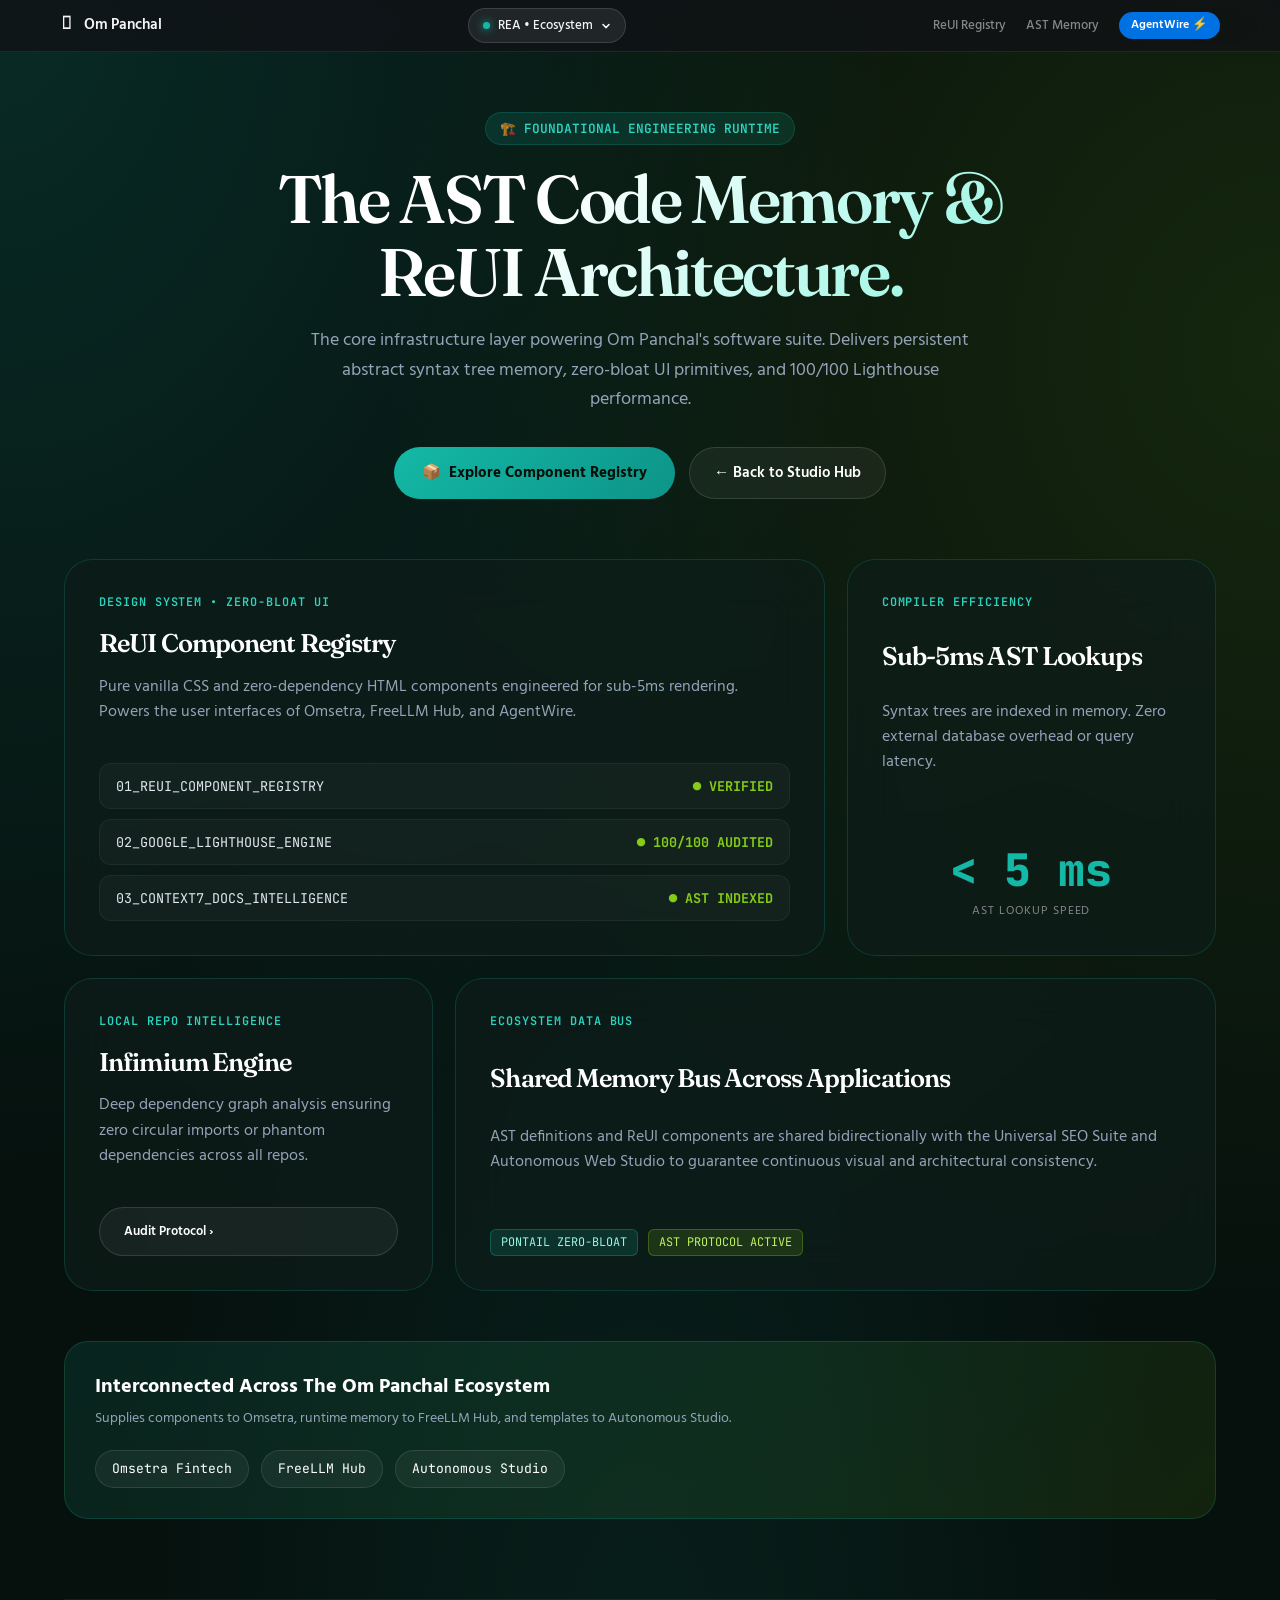
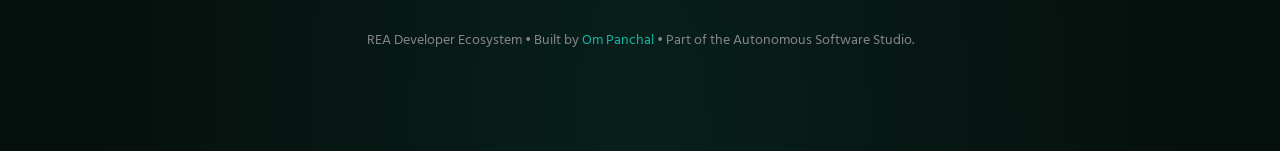
<file: rea/index.html>
<!DOCTYPE html>
<html lang="en">
<head>
  <meta charset="utf-8">
  <meta name="viewport" content="width=device-width, initial-scale=1">
  <title>REA Developer Ecosystem | AST Code Memory & ReUI Architecture</title>
  <meta name="description" content="The foundational engineering layer of the Om Panchal ecosystem. Provides persistent AST code memory, zero-bloat ReUI design system, and Lighthouse 100/100 benchmarks.">
  <link rel="preconnect" href="https://fonts.googleapis.com">
  <link rel="preconnect" href="https://fonts.gstatic.com" crossorigin>
  <link rel="stylesheet" href="https://fonts.googleapis.com/css2?family=Fraunces:opsz,wght@9..144,500..800&family=Hind:wght@400;500;600;700&family=JetBrains+Mono:wght@400;500;600;700&display=swap">
  <link rel="stylesheet" href="../apple-ecosystem.css">
  <script src="../apple-ecosystem.js" defer></script>
  <style>
    :root {
      --teal-bg: #06100d;
      --teal-card: rgba(14, 28, 24, 0.75);
      --teal-border: rgba(20, 184, 166, 0.2);
      --teal-accent: #14b8a6;
      --teal-glow: rgba(20, 184, 166, 0.25);
      --lime-accent: #84cc16;
      --text: #f8fafc;
      --text-muted: #94a3b8;
    }

    * { box-sizing: border-box; margin: 0; padding: 0; }

    body {
      background: var(--teal-bg);
      background-image: 
        radial-gradient(at 0% 0%, rgba(20, 184, 166, 0.16) 0px, transparent 50%),
        radial-gradient(at 100% 20%, rgba(132, 204, 22, 0.12) 0px, transparent 50%),
        radial-gradient(at 50% 100%, rgba(15, 118, 110, 0.15) 0px, transparent 60%);
      color: var(--text);
      font-family: 'Hind', -apple-system, sans-serif;
      min-height: 100vh;
      line-height: 1.5;
      padding-top: 52px;
    }

    .container {
      max-width: 1200px;
      margin: 0 auto;
      padding: 60px 24px 100px;
    }

    /* Hero */
    .hero {
      text-align: center;
      margin-bottom: 60px;
    }
    .hero-badge {
      display: inline-flex;
      align-items: center;
      gap: 6px;
      background: rgba(20, 184, 166, 0.14);
      border: 1px solid var(--teal-border);
      padding: 6px 14px;
      border-radius: 980px;
      font-size: 0.8rem;
      font-weight: 600;
      color: #2dd4bf;
      font-family: 'JetBrains Mono', monospace;
      margin-bottom: 18px;
    }
    .hero h1 {
      font-size: clamp(2.6rem, 6.5vw, 4.2rem);
      font-weight: 800;
      letter-spacing: -0.04em;
      line-height: 1.08;
      margin-bottom: 18px;
      background: linear-gradient(135deg, #ffffff 40%, #99f6e4 80%, #84cc16 100%);
      -webkit-background-clip: text;
      -webkit-text-fill-color: transparent;
    }
    .hero p {
      color: var(--text-muted);
      font-size: 1.15rem;
      max-width: 680px;
      margin: 0 auto 32px;
      line-height: 1.6;
    }
    .hero-ctas {
      display: flex;
      justify-content: center;
      gap: 14px;
      flex-wrap: wrap;
    }
    .btn-apple {
      background: linear-gradient(135deg, #14b8a6, #0d9488);
      color: #041009;
      font-weight: 700;
      padding: 14px 28px;
      border-radius: 980px;
      text-decoration: none;
      font-size: 0.95rem;
      transition: all 0.25s cubic-bezier(0.16, 1, 0.3, 1);
      display: inline-flex;
      align-items: center;
      gap: 8px;
      border: none;
      cursor: pointer;
    }
    .btn-apple:hover {
      background: #2dd4bf;
      transform: translateY(-2px) scale(1.02);
      box-shadow: 0 10px 28px var(--teal-glow);
      color: #041009;
    }
    .btn-ghost {
      background: rgba(255, 255, 255, 0.05);
      border: 1px solid rgba(255, 255, 255, 0.12);
      color: #fff;
      font-weight: 600;
      padding: 14px 24px;
      border-radius: 980px;
      text-decoration: none;
      font-size: 0.95rem;
      transition: all 0.2s;
    }
    .btn-ghost:hover {
      background: rgba(255, 255, 255, 0.1);
      border-color: rgba(255, 255, 255, 0.25);
    }

    /* Bento Grid */
    .bento-grid {
      display: grid;
      grid-template-columns: repeat(12, 1fr);
      gap: 22px;
      margin-bottom: 50px;
    }
    .bento-card {
      background: var(--teal-card);
      border: 1px solid var(--teal-border);
      border-radius: 28px;
      padding: 34px;
      backdrop-filter: blur(24px);
      transition: transform 0.35s cubic-bezier(0.16, 1, 0.3, 1), border-color 0.35s;
      position: relative;
      overflow: hidden;
    }
    .bento-card:hover {
      transform: translateY(-4px);
      border-color: rgba(20, 184, 166, 0.45);
      box-shadow: 0 20px 50px rgba(0, 0, 0, 0.45), 0 0 0 1px rgba(20, 184, 166, 0.2);
    }

    .span-8 { grid-column: span 8; }
    .span-4 { grid-column: span 4; }
    .span-12 { grid-column: span 12; }

    .card-badge {
      font-size: 0.74rem;
      font-family: 'JetBrains Mono', monospace;
      font-weight: 600;
      color: #2dd4bf;
      text-transform: uppercase;
      letter-spacing: 0.08em;
      margin-bottom: 12px;
    }
    .card-title {
      font-size: 1.6rem;
      font-weight: 700;
      letter-spacing: -0.03em;
      color: #fff;
      margin-bottom: 12px;
    }
    .card-desc {
      color: var(--text-muted);
      font-size: 0.98rem;
      line-height: 1.6;
      margin-bottom: 24px;
    }

    .module-list {
      display: flex;
      flex-direction: column;
      gap: 10px;
      margin-top: 14px;
    }
    .mod-item {
      display: flex;
      justify-content: space-between;
      align-items: center;
      padding: 12px 16px;
      background: rgba(255, 255, 255, 0.03);
      border: 1px solid rgba(255, 255, 255, 0.05);
      border-radius: 12px;
      font-family: 'JetBrains Mono', monospace;
      font-size: 0.84rem;
      color: #e2e8f0;
    }
    .mod-status { color: #84cc16; font-weight: 700; }

    /* Interconnected Banner */
    .interconnect-banner {
      background: linear-gradient(135deg, rgba(20, 184, 166, 0.12) 0%, rgba(132, 204, 22, 0.1) 100%);
      border: 1px solid var(--teal-border);
      border-radius: 24px;
      padding: 30px;
      display: flex;
      justify-content: space-between;
      align-items: center;
      flex-wrap: wrap;
      gap: 20px;
      margin-top: 40px;
    }
    .interconnect-text h4 {
      font-size: 1.25rem;
      color: #fff;
      margin-bottom: 6px;
    }
    .interconnect-text p {
      color: var(--text-muted);
      font-size: 0.9rem;
    }
    .interconnect-links {
      display: flex;
      gap: 12px;
      flex-wrap: wrap;
    }
    .pill-link {
      background: rgba(255, 255, 255, 0.05);
      border: 1px solid rgba(255, 255, 255, 0.1);
      padding: 8px 16px;
      border-radius: 980px;
      color: #fff;
      text-decoration: none;
      font-size: 0.82rem;
      font-family: 'JetBrains Mono', monospace;
      transition: all 0.2s;
    }
    .pill-link:hover {
      background: rgba(20, 184, 166, 0.2);
      border-color: var(--teal-accent);
      color: #2dd4bf;
    }

    footer {
      text-align: center;
      margin-top: 80px;
      padding-top: 30px;
      border-top: 1px solid rgba(255, 255, 255, 0.06);
      color: #86868b;
      font-size: 0.88rem;
    }
    footer a { color: var(--teal-accent); text-decoration: none; }

    @media (max-width: 1024px) {
      .span-8, .span-4 { grid-column: span 12; }
    }
  </style>
</head>
<body>

  <!-- Apple Frosted Global Navigation -->
  <nav class="apple-nav" aria-label="Global Ecosystem Navigation">
    <div class="apple-nav-inner">
      <a href="../" class="apple-brand" title="Return to Om Panchal Studio">
        <span class="apple-brand-icon"></span>
        <span>Om Panchal</span>
      </a>

      <!-- Ecosystem Switcher -->
      <div class="apple-ecosystem-wrapper">
        <button class="apple-ecosystem-btn" id="appleEcosystemTrigger" aria-expanded="false" aria-haspopup="true">
          <span class="apple-dot-live" style="background: #14b8a6; box-shadow: 0 0 8px #14b8a6;"></span>
          <span>REA • Ecosystem</span>
          <svg class="apple-chevron" viewBox="0 0 10 10" fill="none"><path d="M2 3.5L5 6.5L8 3.5" stroke="currentColor" stroke-width="1.6" stroke-linecap="round"/></svg>
        </button>

        <!-- Apple Flyout Grid -->
        <div class="apple-flyout" id="appleEcosystemFlyout">
          <div class="apple-flyout-header">
            <span>INTERCONNECTED SYSTEM ARCHITECTURE</span>
            <span class="apple-flyout-badge">● 6 REPOS LIVE</span>
          </div>

          <div class="apple-flyout-grid">
            <a href="../" class="apple-flyout-item theme-hub" data-project="hub">
              <div class="apple-flyout-icon-box"></div>
              <div class="apple-flyout-text">
                <span class="apple-flyout-name">Studio Hub</span>
                <span class="apple-flyout-desc">Master Portfolio Architecture</span>
              </div>
            </a>

            <a href="../omsetra/" class="apple-flyout-item theme-omsetra" data-project="omsetra">
              <div class="apple-flyout-icon-box">💳</div>
              <div class="apple-flyout-text">
                <span class="apple-flyout-name">Omsetra</span>
                <span class="apple-flyout-desc">Fintech Reconciliation</span>
              </div>
            </a>

            <a href="../freellm-hub/" class="apple-flyout-item theme-freellm" data-project="freellm">
              <div class="apple-flyout-icon-box">🧠</div>
              <div class="apple-flyout-text">
                <span class="apple-flyout-name">FreeLLM Hub</span>
                <span class="apple-flyout-desc">Client-Side WebLLM & RAM</span>
              </div>
            </a>

            <a href="../agentwire/" class="apple-flyout-item theme-agentwire" data-project="agentwire">
              <div class="apple-flyout-icon-box">⚡</div>
              <div class="apple-flyout-text">
                <span class="apple-flyout-name">AgentWire</span>
                <span class="apple-flyout-desc">3,185+ AI & MCP Radar</span>
              </div>
            </a>

            <a href="../universal-seo/" class="apple-flyout-item theme-seo" data-project="seo">
              <div class="apple-flyout-icon-box">🔍</div>
              <div class="apple-flyout-text">
                <span class="apple-flyout-name">Universal SEO</span>
                <span class="apple-flyout-desc">GEO & AI Search Engine</span>
              </div>
            </a>

            <a href="../rea/" class="apple-flyout-item theme-rea is-current" data-project="rea">
              <div class="apple-flyout-icon-box">🏗️</div>
              <div class="apple-flyout-text">
                <span class="apple-flyout-name">REA Ecosystem</span>
                <span class="apple-flyout-desc">AST Memory & ReUI Components</span>
              </div>
            </a>

            <a href="../autonomous-studio/" class="apple-flyout-item theme-studio" data-project="studio">
              <div class="apple-flyout-icon-box">⚙️</div>
              <div class="apple-flyout-text">
                <span class="apple-flyout-name">Autonomous Studio</span>
                <span class="apple-flyout-desc">Self-Healing Closed-Loop</span>
              </div>
            </a>
          </div>

          <div class="apple-flyout-footer">
            <span>Zero Server Bloat • Pure AST Memory</span>
            <a href="https://github.com/Omi811" target="_blank" rel="noopener noreferrer">GitHub Profile ↗</a>
          </div>
        </div>
      </div>

      <div class="apple-nav-links">
        <a href="#reui" class="apple-nav-link">ReUI Registry</a>
        <a href="#ast" class="apple-nav-link">AST Memory</a>
        <a href="../agentwire/" class="apple-nav-link is-pill">AgentWire ⚡</a>
      </div>
    </div>
  </nav>

  <div class="container">
    
    <!-- Hero -->
    <header class="hero">
      <div class="hero-badge">🏗️ FOUNDATIONAL ENGINEERING RUNTIME</div>
      <h1>The AST Code Memory &<br>ReUI Architecture.</h1>
      <p>The core infrastructure layer powering Om Panchal's software suite. Delivers persistent abstract syntax tree memory, zero-bloat UI primitives, and 100/100 Lighthouse performance.</p>
      
      <div class="hero-ctas">
        <a href="#reui" class="btn-apple">
          <span>📦</span> Explore Component Registry
        </a>
        <a href="../#projects" class="btn-ghost">
          <span>←</span> Back to Studio Hub
        </a>
      </div>
    </header>

    <!-- Bento Grid -->
    <main class="bento-grid" id="reui">
      
      <!-- Card 1: ReUI Component Registry (Span 8) -->
      <div class="bento-card span-8" data-apple-reveal>
        <div class="card-badge">DESIGN SYSTEM • ZERO-BLOAT UI</div>
        <h2 class="card-title">ReUI Component Registry</h2>
        <p class="card-desc">Pure vanilla CSS and zero-dependency HTML components engineered for sub-5ms rendering. Powers the user interfaces of Omsetra, FreeLLM Hub, and AgentWire.</p>
        
        <div class="module-list">
          <div class="mod-item">
            <span>01_REUI_COMPONENT_REGISTRY</span>
            <span class="mod-status">● VERIFIED</span>
          </div>
          <div class="mod-item">
            <span>02_GOOGLE_LIGHTHOUSE_ENGINE</span>
            <span class="mod-status">● 100/100 AUDITED</span>
          </div>
          <div class="mod-item">
            <span>03_CONTEXT7_DOCS_INTELLIGENCE</span>
            <span class="mod-status">● AST INDEXED</span>
          </div>
        </div>
      </div>

      <!-- Card 2: 0ms Compile Latency (Span 4) -->
      <div class="bento-card span-4" data-apple-reveal>
        <div class="card-badge">COMPILER EFFICIENCY</div>
        <h2 class="card-title">Sub-5ms AST Lookups</h2>
        <p class="card-desc">Syntax trees are indexed in memory. Zero external database overhead or query latency.</p>
        <div style="margin-top: 24px; text-align: center;">
          <div style="font-size: 2.8rem; font-weight: 800; color: #14b8a6; font-family: 'JetBrains Mono';">&lt; 5 ms</div>
          <div style="font-size: 0.74rem; color: #86868b; letter-spacing: 0.08em;">AST LOOKUP SPEED</div>
        </div>
      </div>

      <!-- Card 3: Infimium Intelligence (Span 4) -->
      <div class="bento-card span-4" data-apple-reveal>
        <div class="card-badge">LOCAL REPO INTELLIGENCE</div>
        <h2 class="card-title">Infimium Engine</h2>
        <p class="card-desc">Deep dependency graph analysis ensuring zero circular imports or phantom dependencies across all repos.</p>
        <a href="../autonomous-studio/" class="btn-ghost" style="display: inline-block; margin-top: 14px; font-size: 0.82rem;">Audit Protocol ›</a>
      </div>

      <!-- Card 4: Universal SEO & Agent Integration (Span 8) -->
      <div class="bento-card span-8" data-apple-reveal id="ast">
        <div class="card-badge">ECOSYSTEM DATA BUS</div>
        <h2 class="card-title">Shared Memory Bus Across Applications</h2>
        <p class="card-desc">AST definitions and ReUI components are shared bidirectionally with the Universal SEO Suite and Autonomous Web Studio to guarantee continuous visual and architectural consistency.</p>
        <div style="display: flex; gap: 10px; margin-top: 14px;">
          <span style="font-size: 0.74rem; font-family: 'JetBrains Mono'; background: rgba(20,184,166,0.15); border: 1px solid rgba(20,184,166,0.3); padding: 4px 10px; border-radius: 6px; color: #99f6e4;">PONTAIL ZERO-BLOAT</span>
          <span style="font-size: 0.74rem; font-family: 'JetBrains Mono'; background: rgba(132,204,22,0.15); border: 1px solid rgba(132,204,22,0.3); padding: 4px 10px; border-radius: 6px; color: #bef264;">AST PROTOCOL ACTIVE</span>
        </div>
      </div>

    </main>

    <!-- Interconnected Banner -->
    <section class="interconnect-banner">
      <div class="interconnect-text">
        <h4>Interconnected Across The Om Panchal Ecosystem</h4>
        <p>Supplies components to Omsetra, runtime memory to FreeLLM Hub, and templates to Autonomous Studio.</p>
      </div>
      <div class="interconnect-links">
        <a href="../omsetra/" class="pill-link">Omsetra Fintech</a>
        <a href="../freellm-hub/" class="pill-link">FreeLLM Hub</a>
        <a href="../autonomous-studio/" class="pill-link">Autonomous Studio</a>
      </div>
    </section>

    <!-- Footer -->
    <footer>
      <p>REA Developer Ecosystem • Built by <a href="../">Om Panchal</a> • Part of the Autonomous Software Studio.</p>
    </footer>

  </div>

</body>
</html>
</file>
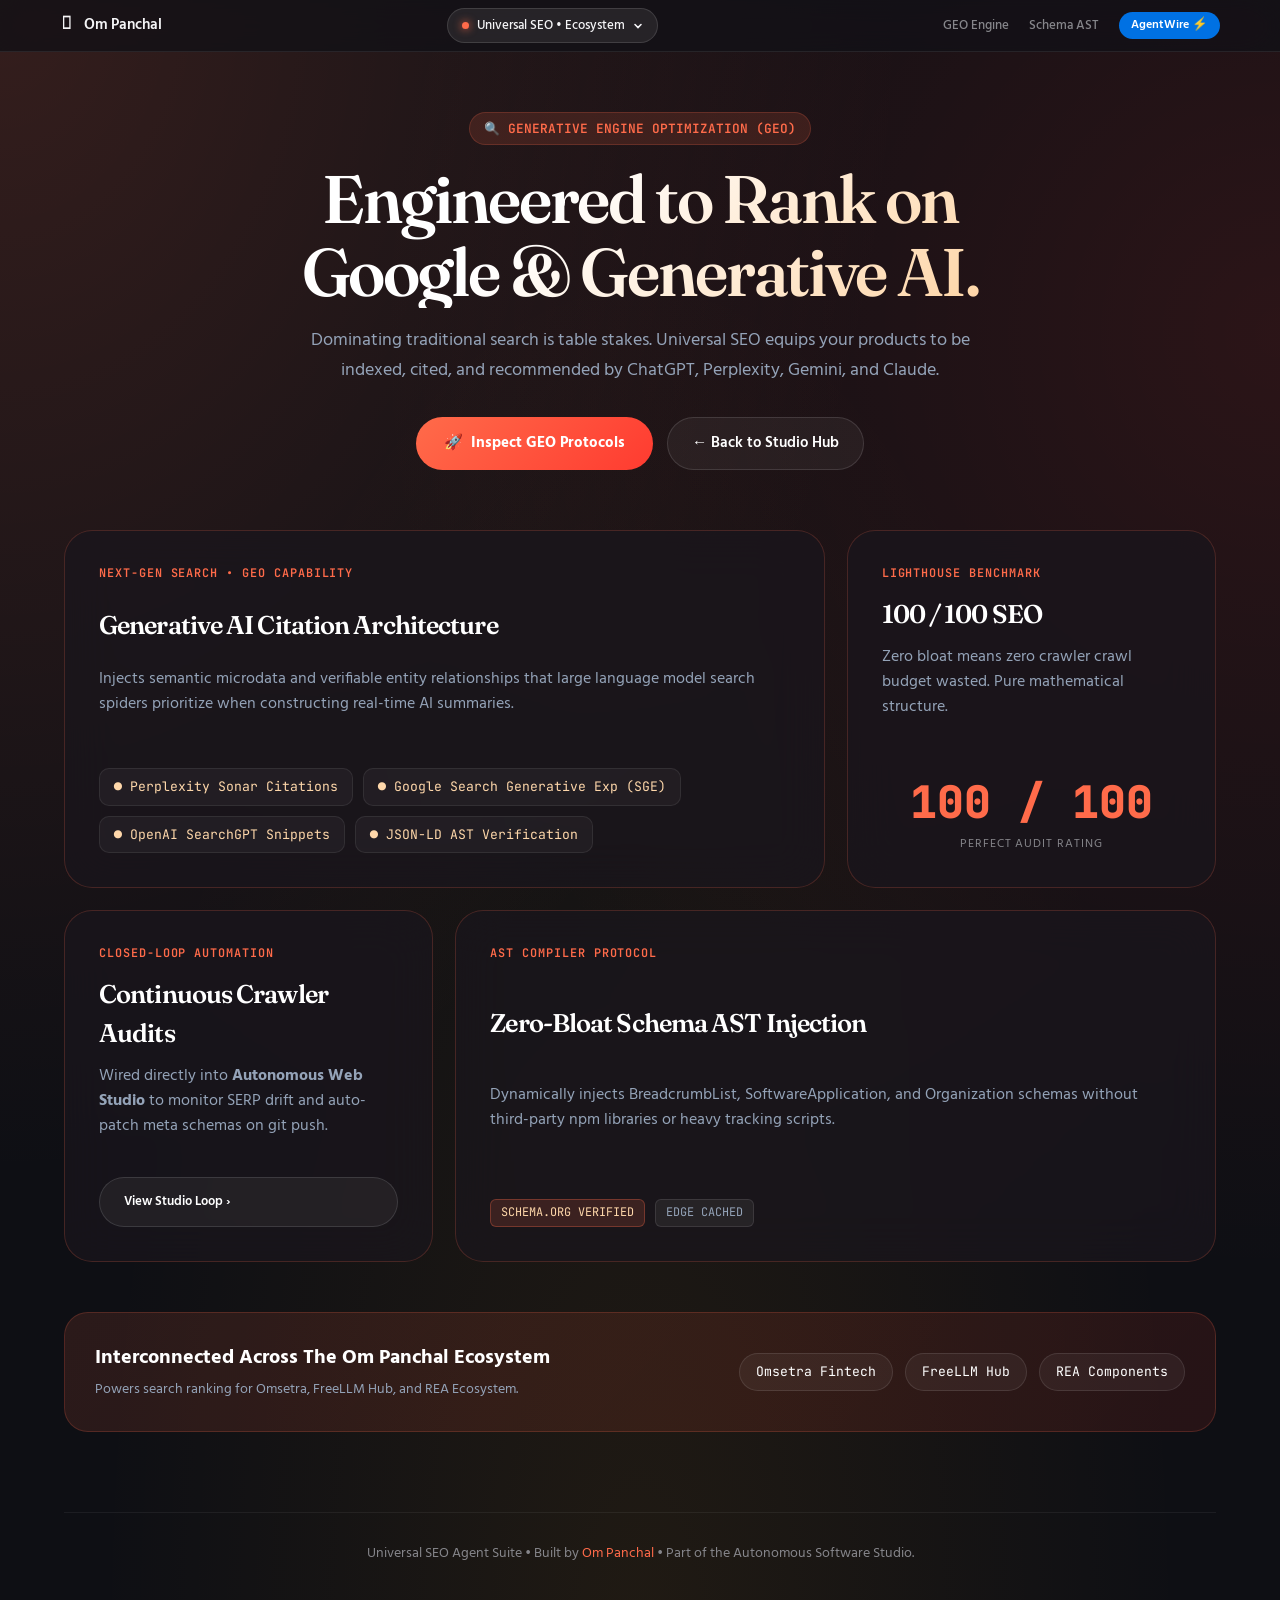
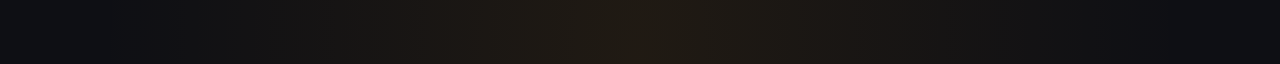
<file: universal-seo/index.html>
<!DOCTYPE html>
<html lang="en">
<head>
  <meta charset="utf-8">
  <meta name="viewport" content="width=device-width, initial-scale=1">
  <title>Universal SEO Agent Suite | Generative Engine Optimization & Ranking</title>
  <meta name="description" content="Next-generation autonomous SEO and Generative Engine Optimization (GEO) agent suite. Engineered to dominate Google search, Perplexity citations, and Gemini AI overviews.">
  <link rel="preconnect" href="https://fonts.googleapis.com">
  <link rel="preconnect" href="https://fonts.gstatic.com" crossorigin>
  <link rel="stylesheet" href="https://fonts.googleapis.com/css2?family=Fraunces:opsz,wght@9..144,500..800&family=Hind:wght@400;500;600;700&family=JetBrains+Mono:wght@400;500;600;700&display=swap">
  <link rel="stylesheet" href="../apple-ecosystem.css">
  <script src="../apple-ecosystem.js" defer></script>
  <style>
    :root {
      --coral-bg: #0e0f14;
      --coral-card: rgba(26, 22, 28, 0.75);
      --coral-border: rgba(255, 107, 74, 0.2);
      --coral-accent: #ff6b4a;
      --coral-glow: rgba(255, 107, 74, 0.25);
      --crimson-accent: #ff3b30;
      --text: #f8fafc;
      --text-muted: #94a3b8;
    }

    * { box-sizing: border-box; margin: 0; padding: 0; }

    body {
      background: var(--coral-bg);
      background-image: 
        radial-gradient(at 0% 0%, rgba(255, 107, 74, 0.16) 0px, transparent 50%),
        radial-gradient(at 100% 20%, rgba(255, 59, 48, 0.12) 0px, transparent 50%),
        radial-gradient(at 50% 100%, rgba(245, 158, 11, 0.08) 0px, transparent 60%);
      color: var(--text);
      font-family: 'Hind', -apple-system, sans-serif;
      min-height: 100vh;
      line-height: 1.5;
      padding-top: 52px;
    }

    .container {
      max-width: 1200px;
      margin: 0 auto;
      padding: 60px 24px 100px;
    }

    /* Hero */
    .hero {
      text-align: center;
      margin-bottom: 60px;
    }
    .hero-badge {
      display: inline-flex;
      align-items: center;
      gap: 6px;
      background: rgba(255, 107, 74, 0.14);
      border: 1px solid var(--coral-border);
      padding: 6px 14px;
      border-radius: 980px;
      font-size: 0.8rem;
      font-weight: 600;
      color: var(--coral-accent);
      font-family: 'JetBrains Mono', monospace;
      margin-bottom: 18px;
    }
    .hero h1 {
      font-size: clamp(2.6rem, 6.5vw, 4.2rem);
      font-weight: 800;
      letter-spacing: -0.04em;
      line-height: 1.08;
      margin-bottom: 18px;
      background: linear-gradient(135deg, #ffffff 40%, #fed7aa 80%, #ff6b4a 100%);
      -webkit-background-clip: text;
      -webkit-text-fill-color: transparent;
    }
    .hero p {
      color: var(--text-muted);
      font-size: 1.15rem;
      max-width: 680px;
      margin: 0 auto 32px;
      line-height: 1.6;
    }
    .hero-ctas {
      display: flex;
      justify-content: center;
      gap: 14px;
      flex-wrap: wrap;
    }
    .btn-apple {
      background: linear-gradient(135deg, #ff6b4a, #ff3b30);
      color: #fff;
      font-weight: 700;
      padding: 14px 28px;
      border-radius: 980px;
      text-decoration: none;
      font-size: 0.95rem;
      transition: all 0.25s cubic-bezier(0.16, 1, 0.3, 1);
      display: inline-flex;
      align-items: center;
      gap: 8px;
      border: none;
      cursor: pointer;
    }
    .btn-apple:hover {
      transform: translateY(-2px) scale(1.02);
      box-shadow: 0 10px 28px var(--coral-glow);
    }
    .btn-ghost {
      background: rgba(255, 255, 255, 0.05);
      border: 1px solid rgba(255, 255, 255, 0.12);
      color: #fff;
      font-weight: 600;
      padding: 14px 24px;
      border-radius: 980px;
      text-decoration: none;
      font-size: 0.95rem;
      transition: all 0.2s;
    }
    .btn-ghost:hover {
      background: rgba(255, 255, 255, 0.1);
      border-color: rgba(255, 255, 255, 0.25);
    }

    /* Bento Grid */
    .bento-grid {
      display: grid;
      grid-template-columns: repeat(12, 1fr);
      gap: 22px;
      margin-bottom: 50px;
    }
    .bento-card {
      background: var(--coral-card);
      border: 1px solid var(--coral-border);
      border-radius: 28px;
      padding: 34px;
      backdrop-filter: blur(24px);
      transition: transform 0.35s cubic-bezier(0.16, 1, 0.3, 1), border-color 0.35s;
      position: relative;
      overflow: hidden;
    }
    .bento-card:hover {
      transform: translateY(-4px);
      border-color: rgba(255, 107, 74, 0.45);
      box-shadow: 0 20px 50px rgba(0, 0, 0, 0.45), 0 0 0 1px rgba(255, 107, 74, 0.2);
    }

    .span-8 { grid-column: span 8; }
    .span-4 { grid-column: span 4; }
    .span-12 { grid-column: span 12; }

    .card-badge {
      font-size: 0.74rem;
      font-family: 'JetBrains Mono', monospace;
      font-weight: 600;
      color: var(--coral-accent);
      text-transform: uppercase;
      letter-spacing: 0.08em;
      margin-bottom: 12px;
    }
    .card-title {
      font-size: 1.6rem;
      font-weight: 700;
      letter-spacing: -0.03em;
      color: #fff;
      margin-bottom: 12px;
    }
    .card-desc {
      color: var(--text-muted);
      font-size: 0.98rem;
      line-height: 1.6;
      margin-bottom: 24px;
    }

    .geo-tags {
      display: flex;
      flex-wrap: wrap;
      gap: 10px;
      margin-top: 16px;
    }
    .tag {
      background: rgba(255, 255, 255, 0.04);
      border: 1px solid rgba(255, 255, 255, 0.08);
      border-radius: 10px;
      padding: 8px 14px;
      font-size: 0.82rem;
      font-family: 'JetBrains Mono', monospace;
      color: #fed7aa;
    }

    /* Interconnected Banner */
    .interconnect-banner {
      background: linear-gradient(135deg, rgba(255, 107, 74, 0.12) 0%, rgba(255, 59, 48, 0.1) 100%);
      border: 1px solid var(--coral-border);
      border-radius: 24px;
      padding: 30px;
      display: flex;
      justify-content: space-between;
      align-items: center;
      flex-wrap: wrap;
      gap: 20px;
      margin-top: 40px;
    }
    .interconnect-text h4 {
      font-size: 1.25rem;
      color: #fff;
      margin-bottom: 6px;
    }
    .interconnect-text p {
      color: var(--text-muted);
      font-size: 0.9rem;
    }
    .interconnect-links {
      display: flex;
      gap: 12px;
      flex-wrap: wrap;
    }
    .pill-link {
      background: rgba(255, 255, 255, 0.05);
      border: 1px solid rgba(255, 255, 255, 0.1);
      padding: 8px 16px;
      border-radius: 980px;
      color: #fff;
      text-decoration: none;
      font-size: 0.82rem;
      font-family: 'JetBrains Mono', monospace;
      transition: all 0.2s;
    }
    .pill-link:hover {
      background: rgba(255, 107, 74, 0.2);
      border-color: var(--coral-accent);
      color: var(--coral-accent);
    }

    footer {
      text-align: center;
      margin-top: 80px;
      padding-top: 30px;
      border-top: 1px solid rgba(255, 255, 255, 0.06);
      color: #86868b;
      font-size: 0.88rem;
    }
    footer a { color: var(--coral-accent); text-decoration: none; }

    @media (max-width: 1024px) {
      .span-8, .span-4 { grid-column: span 12; }
    }
  </style>
</head>
<body>

  <!-- Apple Frosted Global Navigation -->
  <nav class="apple-nav" aria-label="Global Ecosystem Navigation">
    <div class="apple-nav-inner">
      <a href="../" class="apple-brand" title="Return to Om Panchal Studio">
        <span class="apple-brand-icon"></span>
        <span>Om Panchal</span>
      </a>

      <!-- Ecosystem Switcher -->
      <div class="apple-ecosystem-wrapper">
        <button class="apple-ecosystem-btn" id="appleEcosystemTrigger" aria-expanded="false" aria-haspopup="true">
          <span class="apple-dot-live" style="background: #ff6b4a; box-shadow: 0 0 8px #ff6b4a;"></span>
          <span>Universal SEO • Ecosystem</span>
          <svg class="apple-chevron" viewBox="0 0 10 10" fill="none"><path d="M2 3.5L5 6.5L8 3.5" stroke="currentColor" stroke-width="1.6" stroke-linecap="round"/></svg>
        </button>

        <!-- Apple Flyout Grid -->
        <div class="apple-flyout" id="appleEcosystemFlyout">
          <div class="apple-flyout-header">
            <span>INTERCONNECTED SYSTEM ARCHITECTURE</span>
            <span class="apple-flyout-badge">● 6 REPOS LIVE</span>
          </div>

          <div class="apple-flyout-grid">
            <a href="../" class="apple-flyout-item theme-hub" data-project="hub">
              <div class="apple-flyout-icon-box"></div>
              <div class="apple-flyout-text">
                <span class="apple-flyout-name">Studio Hub</span>
                <span class="apple-flyout-desc">Master Portfolio Architecture</span>
              </div>
            </a>

            <a href="../omsetra/" class="apple-flyout-item theme-omsetra" data-project="omsetra">
              <div class="apple-flyout-icon-box">💳</div>
              <div class="apple-flyout-text">
                <span class="apple-flyout-name">Omsetra</span>
                <span class="apple-flyout-desc">Fintech Reconciliation</span>
              </div>
            </a>

            <a href="../freellm-hub/" class="apple-flyout-item theme-freellm" data-project="freellm">
              <div class="apple-flyout-icon-box">🧠</div>
              <div class="apple-flyout-text">
                <span class="apple-flyout-name">FreeLLM Hub</span>
                <span class="apple-flyout-desc">Client-Side WebLLM & RAM</span>
              </div>
            </a>

            <a href="../agentwire/" class="apple-flyout-item theme-agentwire" data-project="agentwire">
              <div class="apple-flyout-icon-box">⚡</div>
              <div class="apple-flyout-text">
                <span class="apple-flyout-name">AgentWire</span>
                <span class="apple-flyout-desc">3,185+ AI & MCP Radar</span>
              </div>
            </a>

            <a href="../universal-seo/" class="apple-flyout-item theme-seo is-current" data-project="seo">
              <div class="apple-flyout-icon-box">🔍</div>
              <div class="apple-flyout-text">
                <span class="apple-flyout-name">Universal SEO</span>
                <span class="apple-flyout-desc">GEO & AI Search Engine</span>
              </div>
            </a>

            <a href="../rea/" class="apple-flyout-item theme-rea" data-project="rea">
              <div class="apple-flyout-icon-box">🏗️</div>
              <div class="apple-flyout-text">
                <span class="apple-flyout-name">REA Ecosystem</span>
                <span class="apple-flyout-desc">AST Memory & ReUI Components</span>
              </div>
            </a>

            <a href="../autonomous-studio/" class="apple-flyout-item theme-studio" data-project="studio">
              <div class="apple-flyout-icon-box">⚙️</div>
              <div class="apple-flyout-text">
                <span class="apple-flyout-name">Autonomous Studio</span>
                <span class="apple-flyout-desc">Self-Healing Closed-Loop</span>
              </div>
            </a>
          </div>

          <div class="apple-flyout-footer">
            <span>Zero Server Bloat • Pure AST Memory</span>
            <a href="https://github.com/Omi811" target="_blank" rel="noopener noreferrer">GitHub Profile ↗</a>
          </div>
        </div>
      </div>

      <div class="apple-nav-links">
        <a href="#geo" class="apple-nav-link">GEO Engine</a>
        <a href="#schema" class="apple-nav-link">Schema AST</a>
        <a href="../agentwire/" class="apple-nav-link is-pill">AgentWire ⚡</a>
      </div>
    </div>
  </nav>

  <div class="container">
    
    <!-- Hero -->
    <header class="hero">
      <div class="hero-badge">🔍 GENERATIVE ENGINE OPTIMIZATION (GEO)</div>
      <h1>Engineered to Rank on<br>Google & Generative AI.</h1>
      <p>Dominating traditional search is table stakes. Universal SEO equips your products to be indexed, cited, and recommended by ChatGPT, Perplexity, Gemini, and Claude.</p>
      
      <div class="hero-ctas">
        <a href="#geo" class="btn-apple">
          <span>🚀</span> Inspect GEO Protocols
        </a>
        <a href="../#projects" class="btn-ghost">
          <span>←</span> Back to Studio Hub
        </a>
      </div>
    </header>

    <!-- Bento Grid -->
    <main class="bento-grid" id="geo">
      
      <!-- Card 1: Generative Engine Optimization (Span 8) -->
      <div class="bento-card span-8" data-apple-reveal>
        <div class="card-badge">NEXT-GEN SEARCH • GEO CAPABILITY</div>
        <h2 class="card-title">Generative AI Citation Architecture</h2>
        <p class="card-desc">Injects semantic microdata and verifiable entity relationships that large language model search spiders prioritize when constructing real-time AI summaries.</p>
        
        <div class="geo-tags">
          <div class="tag">● Perplexity Sonar Citations</div>
          <div class="tag">● Google Search Generative Exp (SGE)</div>
          <div class="tag">● OpenAI SearchGPT Snippets</div>
          <div class="tag">● JSON-LD AST Verification</div>
        </div>
      </div>

      <!-- Card 2: 100/100 Lighthouse Performance (Span 4) -->
      <div class="bento-card span-4" data-apple-reveal>
        <div class="card-badge">LIGHTHOUSE BENCHMARK</div>
        <h2 class="card-title">100 / 100 SEO</h2>
        <p class="card-desc">Zero bloat means zero crawler crawl budget wasted. Pure mathematical structure.</p>
        <div style="margin-top: 24px; text-align: center;">
          <div style="font-size: 2.8rem; font-weight: 800; color: #ff6b4a; font-family: 'JetBrains Mono';">100 / 100</div>
          <div style="font-size: 0.74rem; color: #86868b; letter-spacing: 0.08em;">PERFECT AUDIT RATING</div>
        </div>
      </div>

      <!-- Card 3: Interconnection to Autonomous Studio (Span 4) -->
      <div class="bento-card span-4" data-apple-reveal>
        <div class="card-badge">CLOSED-LOOP AUTOMATION</div>
        <h2 class="card-title">Continuous Crawler Audits</h2>
        <p class="card-desc">Wired directly into <strong>Autonomous Web Studio</strong> to monitor SERP drift and auto-patch meta schemas on git push.</p>
        <a href="../autonomous-studio/" class="btn-ghost" style="display: inline-block; margin-top: 14px; font-size: 0.82rem;">View Studio Loop ›</a>
      </div>

      <!-- Card 4: Omnipresent Schema Injection (Span 8) -->
      <div class="bento-card span-8" data-apple-reveal id="schema">
        <div class="card-badge">AST COMPILER PROTOCOL</div>
        <h2 class="card-title">Zero-Bloat Schema AST Injection</h2>
        <p class="card-desc">Dynamically injects BreadcrumbList, SoftwareApplication, and Organization schemas without third-party npm libraries or heavy tracking scripts.</p>
        <div style="display: flex; gap: 10px; margin-top: 14px;">
          <span style="font-size: 0.74rem; font-family: 'JetBrains Mono'; background: rgba(255,107,74,0.15); border: 1px solid rgba(255,107,74,0.3); padding: 4px 10px; border-radius: 6px; color: #fed7aa;">SCHEMA.ORG VERIFIED</span>
          <span style="font-size: 0.74rem; font-family: 'JetBrains Mono'; background: rgba(255,255,255,0.06); border: 1px solid rgba(255,255,255,0.1); padding: 4px 10px; border-radius: 6px; color: #94a3b8;">EDGE CACHED</span>
        </div>
      </div>

    </main>

    <!-- Interconnected Banner -->
    <section class="interconnect-banner">
      <div class="interconnect-text">
        <h4>Interconnected Across The Om Panchal Ecosystem</h4>
        <p>Powers search ranking for Omsetra, FreeLLM Hub, and REA Ecosystem.</p>
      </div>
      <div class="interconnect-links">
        <a href="../omsetra/" class="pill-link">Omsetra Fintech</a>
        <a href="../freellm-hub/" class="pill-link">FreeLLM Hub</a>
        <a href="../rea/" class="pill-link">REA Components</a>
      </div>
    </section>

    <!-- Footer -->
    <footer>
      <p>Universal SEO Agent Suite • Built by <a href="../">Om Panchal</a> • Part of the Autonomous Software Studio.</p>
    </footer>

  </div>

</body>
</html>
</file>
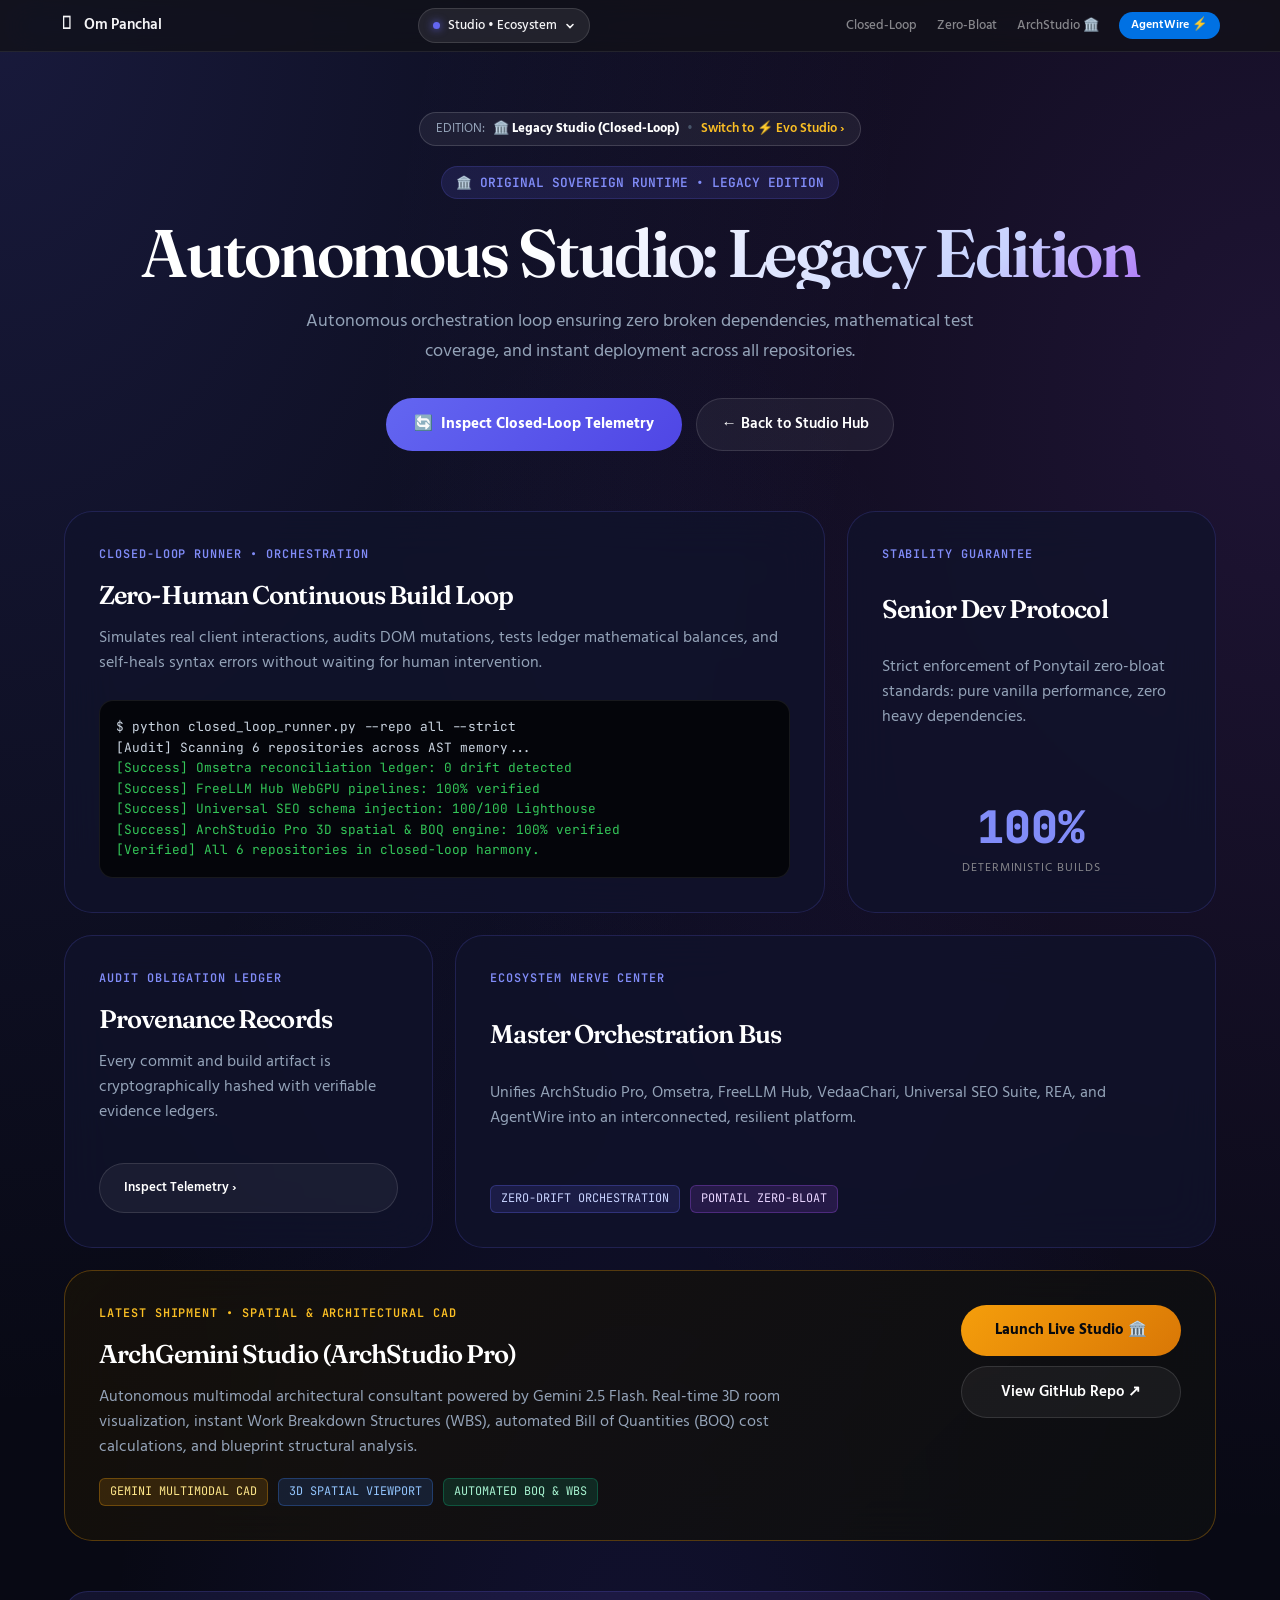
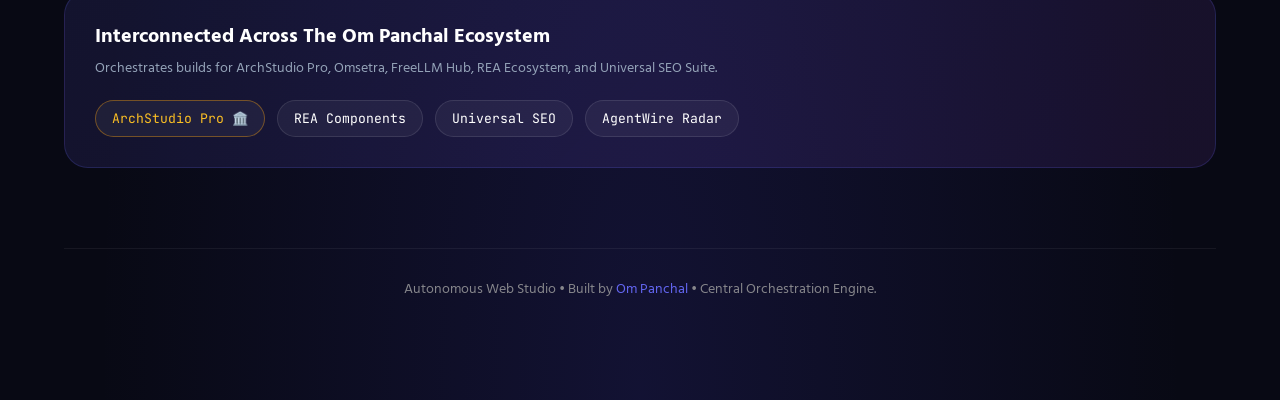
<file: autonomous-studio/legacy/index.html>
<!DOCTYPE html>
<html lang="en">
<head>
  <meta charset="utf-8">
  <meta name="viewport" content="width=device-width, initial-scale=1">
  <title>Legacy Studio · Autonomous Closed-Loop Orchestration</title>
  <meta name="description" content="Autonomous build, audit, and healing loop engineered for senior developer reliability. Continuous evidence-backed verification and zero-bloat delivery across all web applications.">
  <link rel="preconnect" href="https://fonts.googleapis.com">
  <link rel="preconnect" href="https://fonts.gstatic.com" crossorigin>
  <link rel="stylesheet" href="https://fonts.googleapis.com/css2?family=Fraunces:opsz,wght@9..144,500..800&family=Hind:wght@400;500;600;700&family=JetBrains+Mono:wght@400;500;600;700&display=swap">
  <link rel="stylesheet" href="../../apple-ecosystem.css">
  <script src="../../apple-ecosystem.js" defer></script>
  <style>
    :root {
      --indigo-bg: #080914;
      --indigo-card: rgba(16, 19, 43, 0.75);
      --indigo-border: rgba(99, 102, 241, 0.2);
      --indigo-accent: #6366f1;
      --indigo-glow: rgba(99, 102, 241, 0.25);
      --violet-accent: #a855f7;
      --text: #f8fafc;
      --text-muted: #94a3b8;
    }

    * { box-sizing: border-box; margin: 0; padding: 0; }

    body {
      background: var(--indigo-bg);
      background-image: 
        radial-gradient(at 0% 0%, rgba(99, 102, 241, 0.18) 0px, transparent 50%),
        radial-gradient(at 100% 20%, rgba(168, 85, 247, 0.14) 0px, transparent 50%),
        radial-gradient(at 50% 100%, rgba(79, 70, 229, 0.15) 0px, transparent 60%);
      color: var(--text);
      font-family: 'Hind', -apple-system, sans-serif;
      min-height: 100vh;
      line-height: 1.5;
      padding-top: 52px;
    }

    .container {
      max-width: 1200px;
      margin: 0 auto;
      padding: 60px 24px 100px;
    }

    /* Hero */
    .hero {
      text-align: center;
      margin-bottom: 60px;
    }
    .hero-badge {
      display: inline-flex;
      align-items: center;
      gap: 6px;
      background: rgba(99, 102, 241, 0.14);
      border: 1px solid var(--indigo-border);
      padding: 6px 14px;
      border-radius: 980px;
      font-size: 0.8rem;
      font-weight: 600;
      color: #818cf8;
      font-family: 'JetBrains Mono', monospace;
      margin-bottom: 18px;
    }
    .hero h1 {
      font-size: clamp(2.6rem, 6.5vw, 4.2rem);
      font-weight: 800;
      letter-spacing: -0.04em;
      line-height: 1.08;
      margin-bottom: 18px;
      background: linear-gradient(135deg, #ffffff 40%, #c7d2fe 80%, #a855f7 100%);
      -webkit-background-clip: text;
      -webkit-text-fill-color: transparent;
    }
    .hero p {
      color: var(--text-muted);
      font-size: 1.15rem;
      max-width: 680px;
      margin: 0 auto 32px;
      line-height: 1.6;
    }
    .hero-ctas {
      display: flex;
      justify-content: center;
      gap: 14px;
      flex-wrap: wrap;
    }
    .btn-apple {
      background: linear-gradient(135deg, #6366f1, #4f46e5);
      color: #fff;
      font-weight: 700;
      padding: 14px 28px;
      border-radius: 980px;
      text-decoration: none;
      font-size: 0.95rem;
      transition: all 0.25s cubic-bezier(0.16, 1, 0.3, 1);
      display: inline-flex;
      align-items: center;
      gap: 8px;
      border: none;
      cursor: pointer;
    }
    .btn-apple:hover {
      transform: translateY(-2px) scale(1.02);
      box-shadow: 0 10px 28px var(--indigo-glow);
    }
    .btn-ghost {
      background: rgba(255, 255, 255, 0.05);
      border: 1px solid rgba(255, 255, 255, 0.12);
      color: #fff;
      font-weight: 600;
      padding: 14px 24px;
      border-radius: 980px;
      text-decoration: none;
      font-size: 0.95rem;
      transition: all 0.2s;
    }
    .btn-ghost:hover {
      background: rgba(255, 255, 255, 0.1);
      border-color: rgba(255, 255, 255, 0.25);
    }

    /* Bento Grid */
    .bento-grid {
      display: grid;
      grid-template-columns: repeat(12, 1fr);
      gap: 22px;
      margin-bottom: 50px;
    }
    .bento-card {
      background: var(--indigo-card);
      border: 1px solid var(--indigo-border);
      border-radius: 28px;
      padding: 34px;
      backdrop-filter: blur(24px);
      transition: transform 0.35s cubic-bezier(0.16, 1, 0.3, 1), border-color 0.35s;
      position: relative;
      overflow: hidden;
    }
    .bento-card:hover {
      transform: translateY(-4px);
      border-color: rgba(99, 102, 241, 0.45);
      box-shadow: 0 20px 50px rgba(0, 0, 0, 0.45), 0 0 0 1px rgba(99, 102, 241, 0.2);
    }

    .span-8 { grid-column: span 8; }
    .span-4 { grid-column: span 4; }
    .span-12 { grid-column: span 12; }

    .card-badge {
      font-size: 0.74rem;
      font-family: 'JetBrains Mono', monospace;
      font-weight: 600;
      color: #818cf8;
      text-transform: uppercase;
      letter-spacing: 0.08em;
      margin-bottom: 12px;
    }
    .card-title {
      font-size: 1.6rem;
      font-weight: 700;
      letter-spacing: -0.03em;
      color: #fff;
      margin-bottom: 12px;
    }
    .card-desc {
      color: var(--text-muted);
      font-size: 0.98rem;
      line-height: 1.6;
      margin-bottom: 24px;
    }

    .terminal-box {
      background: #04050a;
      border: 1px solid rgba(255, 255, 255, 0.08);
      border-radius: 14px;
      padding: 16px;
      font-family: 'JetBrains Mono', monospace;
      font-size: 0.8rem;
      color: #cbd5e1;
      line-height: 1.6;
    }
    .term-success { color: #34c759; }

    /* Interconnected Banner */
    .interconnect-banner {
      background: linear-gradient(135deg, rgba(99, 102, 241, 0.12) 0%, rgba(168, 85, 247, 0.1) 100%);
      border: 1px solid var(--indigo-border);
      border-radius: 24px;
      padding: 30px;
      display: flex;
      justify-content: space-between;
      align-items: center;
      flex-wrap: wrap;
      gap: 20px;
      margin-top: 40px;
    }
    .interconnect-text h4 {
      font-size: 1.25rem;
      color: #fff;
      margin-bottom: 6px;
    }
    .interconnect-text p {
      color: var(--text-muted);
      font-size: 0.9rem;
    }
    .interconnect-links {
      display: flex;
      gap: 12px;
      flex-wrap: wrap;
    }
    .pill-link {
      background: rgba(255, 255, 255, 0.05);
      border: 1px solid rgba(255, 255, 255, 0.1);
      padding: 8px 16px;
      border-radius: 980px;
      color: #fff;
      text-decoration: none;
      font-size: 0.82rem;
      font-family: 'JetBrains Mono', monospace;
      transition: all 0.2s;
    }
    .pill-link:hover {
      background: rgba(99, 102, 241, 0.2);
      border-color: var(--indigo-accent);
      color: #818cf8;
    }

    footer {
      text-align: center;
      margin-top: 80px;
      padding-top: 30px;
      border-top: 1px solid rgba(255, 255, 255, 0.06);
      color: #86868b;
      font-size: 0.88rem;
    }
    footer a { color: var(--indigo-accent); text-decoration: none; }

    @media (max-width: 1024px) {
      .span-8, .span-4 { grid-column: span 12; }
    }
  </style>
</head>
<body>

  <!-- Apple Frosted Global Navigation -->
  <nav class="apple-nav" aria-label="Global Ecosystem Navigation">
    <div class="apple-nav-inner">
      <a href="../../" class="apple-brand" title="Return to Om Panchal Studio">
        <span class="apple-brand-icon"></span>
        <span>Om Panchal</span>
      </a>

      <!-- Ecosystem Switcher -->
      <div class="apple-ecosystem-wrapper">
        <button class="apple-ecosystem-btn" id="appleEcosystemTrigger" aria-expanded="false" aria-haspopup="true">
          <span class="apple-dot-live" style="background: #6366f1; box-shadow: 0 0 8px #6366f1;"></span>
          <span>Studio • Ecosystem</span>
          <svg class="apple-chevron" viewBox="0 0 10 10" fill="none"><path d="M2 3.5L5 6.5L8 3.5" stroke="currentColor" stroke-width="1.6" stroke-linecap="round"/></svg>
        </button>

        <!-- Apple Flyout Grid -->
        <div class="apple-flyout" id="appleEcosystemFlyout">
          <div class="apple-flyout-header">
            <span>INTERCONNECTED SYSTEM ARCHITECTURE</span>
            <span class="apple-flyout-badge">● 8 REPOS LIVE</span>
          </div>

          <div class="apple-flyout-grid">
            <a href="../../" class="apple-flyout-item theme-hub" data-project="hub">
              <div class="apple-flyout-icon-box"></div>
              <div class="apple-flyout-text">
                <span class="apple-flyout-name">Studio Hub</span>
                <span class="apple-flyout-desc">Master Portfolio Architecture</span>
              </div>
            </a>

            <a href="../../omsetra/" class="apple-flyout-item theme-omsetra" data-project="omsetra">
              <div class="apple-flyout-icon-box">💳</div>
              <div class="apple-flyout-text">
                <span class="apple-flyout-name">Omsetra</span>
                <span class="apple-flyout-desc">Fintech Reconciliation</span>
              </div>
            </a>

            <a href="../../freellm-hub/" class="apple-flyout-item theme-freellm" data-project="freellm">
              <div class="apple-flyout-icon-box">🧠</div>
              <div class="apple-flyout-text">
                <span class="apple-flyout-name">FreeLLM Hub</span>
                <span class="apple-flyout-desc">Client-Side WebLLM & RAM</span>
              </div>
            </a>
            <a href="https://omi811.github.io/archstudio-pro/" target="_blank" class="apple-flyout-item theme-archstudio" data-project="archstudio">
              <div class="apple-flyout-icon-box">🏛️</div>
              <div class="apple-flyout-text">
                <span class="apple-flyout-name">ArchStudio Pro</span>
                <span class="apple-flyout-desc">AI Architecture & 3D Spatial</span>
              </div>
            </a>

            <a href="../../agentwire/" class="apple-flyout-item theme-agentwire" data-project="agentwire">
              <div class="apple-flyout-icon-box">⚡</div>
              <div class="apple-flyout-text">
                <span class="apple-flyout-name">AgentWire</span>
                <span class="apple-flyout-desc">3,185+ AI & MCP Radar</span>
              </div>
            </a>

            <a href="../../universal-seo/" class="apple-flyout-item theme-seo" data-project="seo">
              <div class="apple-flyout-icon-box">🔍</div>
              <div class="apple-flyout-text">
                <span class="apple-flyout-name">Universal SEO</span>
                <span class="apple-flyout-desc">GEO & AI Search Engine</span>
              </div>
            </a>

            <a href="../../rea/" class="apple-flyout-item theme-rea" data-project="rea">
              <div class="apple-flyout-icon-box">🏗️</div>
              <div class="apple-flyout-text">
                <span class="apple-flyout-name">REA Ecosystem</span>
                <span class="apple-flyout-desc">AST Memory & ReUI Components</span>
              </div>
            </a>

            <a href="../../autonomous-studio/" class="apple-flyout-item theme-studio is-current" data-project="studio">
              <div class="apple-flyout-icon-box">⚙️</div>
              <div class="apple-flyout-text">
                <span class="apple-flyout-name">Autonomous Studio</span>
                <span class="apple-flyout-desc">Self-Healing Closed-Loop</span>
              </div>
            </a>
          </div>

          <div class="apple-flyout-footer">
            <span>Zero Server Bloat • Pure AST Memory</span>
            <a href="https://github.com/Omi811" target="_blank" rel="noopener noreferrer">GitHub Profile ↗</a>
          </div>
        </div>
      </div>

      <div class="apple-nav-links">
        <a href="#closed-loop" class="apple-nav-link">Closed-Loop</a>
        <a href="#protocol" class="apple-nav-link">Zero-Bloat</a>
        <a href="https://omi811.github.io/archstudio-pro/" target="_blank" class="apple-nav-link">ArchStudio 🏛️</a>
        <a href="../../agentwire/" class="apple-nav-link is-pill">AgentWire ⚡</a>
      </div>
    </div>
  </nav>

  <div class="container">
    
    <!-- Hero -->
    <header class="hero">
      <div style="margin-bottom: 20px; display: inline-flex; align-items: center; gap: 8px; background: rgba(255,255,255,0.06); padding: 6px 16px; border-radius: 980px; border: 1px solid rgba(255,255,255,0.15); font-size: 0.82rem;">
        <span style="color: #94a3b8;">EDITION:</span>
        <strong style="color: #fff;">🏛️ Legacy Studio (Closed-Loop)</strong>
        <span style="color: #475569;">•</span>
        <a href="../evo/" style="color: #fbbf24; text-decoration: none; font-weight: 600;">Switch to ⚡ Evo Studio ›</a>
      </div><br>
      <div class="hero-badge">🏛️ ORIGINAL SOVEREIGN RUNTIME • LEGACY EDITION</div>
      <h1>Autonomous Studio: Legacy Edition</h1>
      <p>Autonomous orchestration loop ensuring zero broken dependencies, mathematical test coverage, and instant deployment across all repositories.</p>
      
      <div class="hero-ctas">
        <a href="#closed-loop" class="btn-apple">
          <span>🔄</span> Inspect Closed-Loop Telemetry
        </a>
        <a href="../../#projects" class="btn-ghost">
          <span>←</span> Back to Studio Hub
        </a>
      </div>
    </header>

    <!-- Bento Grid -->
    <main class="bento-grid" id="closed-loop">
      
      <!-- Card 1: Closed-Loop Execution (Span 8) -->
      <div class="bento-card span-8" data-apple-reveal>
        <div class="card-badge">CLOSED-LOOP RUNNER • ORCHESTRATION</div>
        <h2 class="card-title">Zero-Human Continuous Build Loop</h2>
        <p class="card-desc">Simulates real client interactions, audits DOM mutations, tests ledger mathematical balances, and self-heals syntax errors without waiting for human intervention.</p>
        
        <div class="terminal-box">
          <div>$ python closed_loop_runner.py --repo all --strict</div>
          <div>[Audit] Scanning 6 repositories across AST memory...</div>
          <div class="term-success">[Success] Omsetra reconciliation ledger: 0 drift detected</div>
          <div class="term-success">[Success] FreeLLM Hub WebGPU pipelines: 100% verified</div>
          <div class="term-success">[Success] Universal SEO schema injection: 100/100 Lighthouse</div>
          <div class="term-success">[Success] ArchStudio Pro 3D spatial & BOQ engine: 100% verified</div>
          <div class="term-success">[Verified] All 6 repositories in closed-loop harmony.</div>
        </div>
      </div>

      <!-- Card 2: 100% Deterministic (Span 4) -->
      <div class="bento-card span-4" data-apple-reveal>
        <div class="card-badge">STABILITY GUARANTEE</div>
        <h2 class="card-title">Senior Dev Protocol</h2>
        <p class="card-desc">Strict enforcement of Ponytail zero-bloat standards: pure vanilla performance, zero heavy dependencies.</p>
        <div style="margin-top: 24px; text-align: center;">
          <div style="font-size: 2.8rem; font-weight: 800; color: #818cf8; font-family: 'JetBrains Mono';">100%</div>
          <div style="font-size: 0.74rem; color: #86868b; letter-spacing: 0.08em;">DETERMINISTIC BUILDS</div>
        </div>
      </div>

      <!-- Card 3: Evidence Ledger (Span 4) -->
      <div class="bento-card span-4" data-apple-reveal id="protocol">
        <div class="card-badge">AUDIT OBLIGATION LEDGER</div>
        <h2 class="card-title">Provenance Records</h2>
        <p class="card-desc">Every commit and build artifact is cryptographically hashed with verifiable evidence ledgers.</p>
        <a href="../../agentwire/" class="btn-ghost" style="display: inline-block; margin-top: 14px; font-size: 0.82rem;">Inspect Telemetry ›</a>
      </div>

      <!-- Card 4: Orchestrates All 6 Repos (Span 8) -->
      <div class="bento-card span-8" data-apple-reveal>
        <div class="card-badge">ECOSYSTEM NERVE CENTER</div>
        <h2 class="card-title">Master Orchestration Bus</h2>
        <p class="card-desc">Unifies ArchStudio Pro, Omsetra, FreeLLM Hub, VedaaChari, Universal SEO Suite, REA, and AgentWire into an interconnected, resilient platform.</p>
        <div style="display: flex; gap: 10px; margin-top: 14px;">
          <span style="font-size: 0.74rem; font-family: 'JetBrains Mono'; background: rgba(99,102,241,0.15); border: 1px solid rgba(99,102,241,0.3); padding: 4px 10px; border-radius: 6px; color: #c7d2fe;">ZERO-DRIFT ORCHESTRATION</span>
          <span style="font-size: 0.74rem; font-family: 'JetBrains Mono'; background: rgba(168,85,247,0.15); border: 1px solid rgba(168,85,247,0.3); padding: 4px 10px; border-radius: 6px; color: #e9d5ff;">PONTAIL ZERO-BLOAT</span>
        </div>
      </div>

      <!-- Card 5: ArchStudio Pro Spatial CAD (Span 12) -->
      <div class="bento-card span-12" data-apple-reveal style="border-color: rgba(245, 158, 11, 0.3); background: linear-gradient(135deg, rgba(24, 18, 9, 0.8) 0%, rgba(13, 15, 18, 0.85) 100%);">
        <div style="display: flex; justify-content: space-between; align-items: flex-start; flex-wrap: wrap; gap: 20px;">
          <div>
            <div class="card-badge" style="color: #fbbf24;">LATEST SHIPMENT • SPATIAL &amp; ARCHITECTURAL CAD</div>
            <h2 class="card-title" style="color: #fff;">ArchGemini Studio (ArchStudio Pro)</h2>
            <p class="card-desc" style="max-width: 720px; margin-bottom: 18px;">
              Autonomous multimodal architectural consultant powered by Gemini 2.5 Flash. Real-time 3D room visualization, instant Work Breakdown Structures (WBS), automated Bill of Quantities (BOQ) cost calculations, and blueprint structural analysis.
            </p>
            <div style="display: flex; gap: 10px; flex-wrap: wrap;">
              <span style="font-size: 0.74rem; font-family: 'JetBrains Mono'; background: rgba(245, 158, 11, 0.15); border: 1px solid rgba(245, 158, 11, 0.3); padding: 4px 10px; border-radius: 6px; color: #fde68a;">GEMINI MULTIMODAL CAD</span>
              <span style="font-size: 0.74rem; font-family: 'JetBrains Mono'; background: rgba(59, 130, 246, 0.15); border: 1px solid rgba(59, 130, 246, 0.3); padding: 4px 10px; border-radius: 6px; color: #93c5fd;">3D SPATIAL VIEWPORT</span>
              <span style="font-size: 0.74rem; font-family: 'JetBrains Mono'; background: rgba(16, 185, 129, 0.15); border: 1px solid rgba(16, 185, 129, 0.3); padding: 4px 10px; border-radius: 6px; color: #a7f3d0;">AUTOMATED BOQ &amp; WBS</span>
            </div>
          </div>
          <div style="display: flex; flex-direction: column; gap: 10px; min-width: 220px;">
            <a href="https://omi811.github.io/archstudio-pro/" target="_blank" class="btn-apple" style="background: linear-gradient(135deg, #f59e0b, #d97706); color: #07090e; width: 100%; justify-content: center;">
              Launch Live Studio 🏛️
            </a>
            <a href="https://github.com/Omi811/archstudio-pro" target="_blank" class="btn-ghost" style="width: 100%; text-align: center; justify-content: center; display: inline-flex;">
              View GitHub Repo ↗
            </a>
          </div>
        </div>
      </div>

    </main>

    <!-- Interconnected Banner -->
    <section class="interconnect-banner">
      <div class="interconnect-text">
        <h4>Interconnected Across The Om Panchal Ecosystem</h4>
        <p>Orchestrates builds for ArchStudio Pro, Omsetra, FreeLLM Hub, REA Ecosystem, and Universal SEO Suite.</p>
      </div>
      <div class="interconnect-links">
        <a href="https://omi811.github.io/archstudio-pro/" target="_blank" class="pill-link" style="border-color: rgba(245, 158, 11, 0.4); color: #fbbf24;">ArchStudio Pro 🏛️</a>
        <a href="../../rea/" class="pill-link">REA Components</a>
        <a href="../../universal-seo/" class="pill-link">Universal SEO</a>
        <a href="../../agentwire/" class="pill-link">AgentWire Radar</a>
      </div>
    </section>

    <!-- Footer -->
    <footer>
      <p>Autonomous Web Studio • Built by <a href="../../">Om Panchal</a> • Central Orchestration Engine.</p>
    </footer>

  </div>

</body>
</html>
</file>
<file: apple-ecosystem.css>
/* ========================================================
   VedaaChari Typography Stack: Fraunces (Headings) + Hind (Body)
   ======================================================== */
@import url('https://fonts.googleapis.com/css2?family=Fraunces:opsz,wght@9..144,500..800&family=Hind:wght@400;500;600;700&family=JetBrains+Mono:wght@400;500;600;700&display=swap');

/* Apple Global Navigation & Interconnected Ecosystem Bar
   Zero-bloat, vanilla CSS following Ponytail senior dev principles.
   Inspired by Apple.com navigation, Bento Grids, and macOS Control Center. */

:root {
  --apple-font: 'Hind', -apple-system, BlinkMacSystemFont, "Segoe UI", Roboto, sans-serif;
  --apple-serif: 'Fraunces', Georgia, serif;
  --apple-mono: "JetBrains Mono", "SF Mono", Menlo, Monaco, Consolas, monospace;
  --apple-ease: cubic-bezier(0.16, 1, 0.3, 1);
  --apple-nav-bg: rgba(18, 18, 22, 0.82);
  --apple-nav-border: rgba(255, 255, 255, 0.08);
  --apple-flyout-bg: rgba(24, 25, 32, 0.94);
}

/* Global Heading Typography using VedaaChari Fraunces */
.apple-section-title,
.bento-title,
.card-title,
.bento-value-quote,
h1, h2, h3 {
  font-family: var(--apple-serif), 'Fraunces', Georgia, serif !important;
  font-weight: 600 !important;
  letter-spacing: -0.035em !important;
}

/* Global Body Typography using VedaaChari Hind */
body, p, .apple-section-sub, .bento-desc, .card-desc, .apple-brand, .apple-flyout-text, .pill, .btn {
  font-family: var(--apple-font), 'Hind', -apple-system, sans-serif;
}


/* Floating Frosted Glass Bar */
.apple-nav {
  position: fixed;
  top: 0;
  left: 0;
  right: 0;
  height: 52px;
  background: var(--apple-nav-bg);
  backdrop-filter: saturate(180%) blur(20px);
  -webkit-backdrop-filter: saturate(180%) blur(20px);
  border-bottom: 1px solid var(--apple-nav-border);
  z-index: 9999;
  font-family: var(--apple-font);
  transition: background 0.3s var(--apple-ease), border-color 0.3s var(--apple-ease);
}

.apple-nav-inner {
  max-width: 1200px;
  margin: 0 auto;
  height: 100%;
  padding: 0 20px;
  display: flex;
  align-items: center;
  justify-content: space-between;
}

/* Brand */
.apple-brand {
  display: flex;
  align-items: center;
  gap: 10px;
  text-decoration: none;
  color: #f5f5f7;
  font-size: 0.92rem;
  font-weight: 600;
  letter-spacing: -0.01em;
  transition: opacity 0.2s;
}
.apple-brand:hover { opacity: 0.8; }
.apple-brand-icon {
  font-size: 1.15rem;
  line-height: 1;
}

/* Ecosystem Switcher Button */
.apple-ecosystem-wrapper {
  position: relative;
}

.apple-ecosystem-btn {
  display: inline-flex;
  align-items: center;
  gap: 8px;
  background: rgba(255, 255, 255, 0.08);
  border: 1px solid rgba(255, 255, 255, 0.12);
  border-radius: 980px;
  padding: 6px 14px;
  color: #f5f5f7;
  font-family: var(--apple-font);
  font-size: 0.82rem;
  font-weight: 500;
  cursor: pointer;
  transition: all 0.2s var(--apple-ease);
  outline: none;
}
.apple-ecosystem-btn:hover {
  background: rgba(255, 255, 255, 0.14);
  border-color: rgba(255, 255, 255, 0.25);
  transform: scale(1.02);
}
.apple-ecosystem-btn:active {
  transform: scale(0.98);
}
.apple-dot-live {
  width: 7px;
  height: 7px;
  border-radius: 50%;
  background: #34c759;
  box-shadow: 0 0 8px #34c759;
  animation: applePulse 2s infinite;
}
@keyframes applePulse {
  0%, 100% { opacity: 1; transform: scale(1); }
  50% { opacity: 0.4; transform: scale(0.85); }
}

.apple-chevron {
  width: 10px;
  height: 10px;
  transition: transform 0.25s var(--apple-ease);
}
.apple-ecosystem-btn[aria-expanded="true"] .apple-chevron {
  transform: rotate(180deg);
}

/* Expandable Apple Flyout Bento Menu */
.apple-flyout {
  position: absolute;
  top: calc(100% + 10px);
  left: 50%;
  transform: translateX(-50%) translateY(-10px) scale(0.97);
  width: 680px;
  max-width: calc(100vw - 32px);
  background: var(--apple-flyout-bg);
  backdrop-filter: blur(28px);
  -webkit-backdrop-filter: blur(28px);
  border: 1px solid rgba(255, 255, 255, 0.14);
  border-radius: 24px;
  padding: 22px;
  box-shadow: 0 24px 60px rgba(0, 0, 0, 0.55), 0 0 0 1px rgba(255, 255, 255, 0.05);
  opacity: 0;
  pointer-events: none;
  transition: opacity 0.25s var(--apple-ease), transform 0.25s var(--apple-ease);
  z-index: 10000;
}
.apple-flyout.is-open {
  opacity: 1;
  pointer-events: auto;
  transform: translateX(-50%) translateY(0) scale(1);
}

.apple-flyout-header {
  display: flex;
  justify-content: space-between;
  align-items: center;
  padding-bottom: 14px;
  margin-bottom: 14px;
  border-bottom: 1px solid rgba(255, 255, 255, 0.08);
  font-size: 0.76rem;
  letter-spacing: 0.06em;
  text-transform: uppercase;
  color: #86868b;
  font-weight: 600;
}
.apple-flyout-badge {
  color: #34c759;
  font-family: var(--apple-mono);
}

/* Flyout 2-column Bento Grid */
.apple-flyout-grid {
  display: grid;
  grid-template-columns: repeat(2, 1fr);
  gap: 10px;
}
.apple-flyout-item {
  display: flex;
  align-items: center;
  gap: 12px;
  padding: 12px 14px;
  border-radius: 14px;
  background: rgba(255, 255, 255, 0.03);
  border: 1px solid rgba(255, 255, 255, 0.05);
  text-decoration: none;
  color: #f5f5f7;
  transition: all 0.2s var(--apple-ease);
  position: relative;
  overflow: hidden;
}
.apple-flyout-item:hover {
  background: rgba(255, 255, 255, 0.09);
  border-color: rgba(255, 255, 255, 0.18);
  transform: translateY(-1px);
}
.apple-flyout-item.is-current {
  border-color: rgba(255, 255, 255, 0.35);
  background: rgba(255, 255, 255, 0.12);
}
.apple-flyout-item.is-current::after {
  content: 'CURRENT';
  position: absolute;
  right: 12px;
  top: 12px;
  font-size: 0.62rem;
  font-family: var(--apple-mono);
  background: rgba(255, 255, 255, 0.15);
  padding: 2px 6px;
  border-radius: 4px;
  color: #fff;
}

.apple-flyout-icon-box {
  width: 36px;
  height: 36px;
  border-radius: 10px;
  display: flex;
  align-items: center;
  justify-content: center;
  font-size: 1.15rem;
  flex-shrink: 0;
}
/* Unique Color Schemas for Icons */
.theme-hub .apple-flyout-icon-box { background: rgba(0, 113, 227, 0.2); color: #2997ff; border: 1px solid rgba(0, 113, 227, 0.35); }
.theme-omsetra .apple-flyout-icon-box { background: rgba(0, 208, 132, 0.2); color: #00d084; border: 1px solid rgba(0, 208, 132, 0.35); }
.theme-freellm .apple-flyout-icon-box { background: rgba(139, 92, 246, 0.2); color: #a78bfa; border: 1px solid rgba(139, 92, 246, 0.35); }
.theme-agentwire .apple-flyout-icon-box { background: rgba(59, 130, 246, 0.2); color: #60a5fa; border: 1px solid rgba(59, 130, 246, 0.35); }
.theme-seo .apple-flyout-icon-box { background: rgba(255, 107, 74, 0.2); color: #ff6b4a; border: 1px solid rgba(255, 107, 74, 0.35); }
.theme-rea .apple-flyout-icon-box { background: rgba(20, 184, 166, 0.2); color: #2dd4bf; border: 1px solid rgba(20, 184, 166, 0.35); }
.theme-studio .apple-flyout-icon-box { background: rgba(99, 102, 241, 0.2); color: #818cf8; border: 1px solid rgba(99, 102, 241, 0.35); }
.theme-archstudio .apple-flyout-icon-box { background: rgba(245, 158, 11, 0.2); color: #fbbf24; border: 1px solid rgba(245, 158, 11, 0.35); }
.theme-evo .apple-flyout-icon-box { background: rgba(99, 102, 241, 0.2); color: #a5b4fc; border: 1px solid rgba(99, 102, 241, 0.35); }

.apple-flyout-text {
  display: flex;
  flex-direction: column;
}
.apple-flyout-name {
  font-size: 0.88rem;
  font-weight: 600;
  color: #fff;
}
.apple-flyout-desc {
  font-size: 0.74rem;
  color: #86868b;
  margin-top: 1px;
}

.apple-flyout-footer {
  margin-top: 14px;
  padding-top: 12px;
  border-top: 1px solid rgba(255, 255, 255, 0.08);
  display: flex;
  justify-content: space-between;
  align-items: center;
  font-size: 0.74rem;
  color: #86868b;
}
.apple-flyout-footer a {
  color: #2997ff;
  text-decoration: none;
}
.apple-flyout-footer a:hover { text-decoration: underline; }

/* Right Nav Links */
.apple-nav-links {
  display: flex;
  align-items: center;
  gap: 20px;
}
.apple-nav-link {
  color: #86868b;
  text-decoration: none;
  font-size: 0.82rem;
  font-weight: 500;
  transition: color 0.2s;
}
.apple-nav-link:hover { color: #f5f5f7; }
.apple-nav-link.is-pill {
  background: #0071e3;
  color: #fff;
  padding: 4px 12px;
  border-radius: 980px;
  font-size: 0.78rem;
  font-weight: 600;
}
.apple-nav-link.is-pill:hover { background: #0077ed; }

/* Responsive */
@media (max-width: 768px) {
  .apple-flyout {
    width: calc(100vw - 20px);
    padding: 16px;
  }
  .apple-flyout-grid {
    grid-template-columns: 1fr;
  }
  .apple-nav-links {
    display: none;
  }
}


/* ========================================================
   Apple Bento Grid & Scrollytelling Architecture
   ======================================================== */

.apple-architecture-section {
  padding: 60px 0 80px;
  position: relative;
}

.apple-section-header {
  text-align: center;
  max-width: 820px;
  margin: 0 auto 50px;
}
.apple-eyebrow {
  display: inline-block;
  font-size: 0.8rem;
  font-weight: 700;
  text-transform: uppercase;
  letter-spacing: 0.1em;
  color: #2997ff;
  margin-bottom: 12px;
  font-family: var(--apple-mono);
}
.apple-section-title {
  font-size: clamp(2.2rem, 5vw, 3.6rem);
  font-weight: 700;
  letter-spacing: -0.04em;
  line-height: 1.1;
  color: #f5f5f7;
  margin-bottom: 18px;
}
.apple-section-sub {
  font-size: 1.1rem;
  line-height: 1.6;
  color: #86868b;
}

/* 12-Column Asymmetric Bento Grid */
.apple-bento-grid {
  display: grid;
  grid-template-columns: repeat(12, 1fr);
  gap: 22px;
}

/* Base Bento Card */
.bento-card {
  background: rgba(26, 26, 32, 0.7);
  backdrop-filter: blur(24px);
  -webkit-backdrop-filter: blur(24px);
  border: 1px solid rgba(255, 255, 255, 0.08);
  border-radius: 28px;
  padding: 34px;
  display: flex;
  flex-direction: column;
  justify-content: space-between;
  transition: transform 0.4s var(--apple-ease), border-color 0.4s var(--apple-ease), box-shadow 0.4s var(--apple-ease);
  position: relative;
  overflow: hidden;
}
.bento-card:hover {
  transform: translateY(-4px) scale(1.006);
  border-color: rgba(255, 255, 255, 0.22);
  box-shadow: 0 20px 48px rgba(0, 0, 0, 0.5), 0 0 0 1px rgba(255, 255, 255, 0.08);
}

/* Scrollytelling Reveal Animation */
[data-apple-reveal] {
  opacity: 0;
  transform: translateY(32px);
  transition: opacity 0.8s var(--apple-ease), transform 0.8s var(--apple-ease);
}
[data-apple-reveal].is-visible {
  opacity: 1;
  transform: translateY(0);
}

/* Column Spans */
.span-4 { grid-column: span 4; }
.span-6 { grid-column: span 6; }
.span-8 { grid-column: span 8; }
.span-12 { grid-column: span 12; }

/* Bento Typography & Elements */
.bento-badge {
  font-size: 0.72rem;
  font-family: var(--apple-mono);
  font-weight: 600;
  letter-spacing: 0.06em;
  color: #86868b;
  text-transform: uppercase;
  margin-bottom: 12px;
}
.bento-title {
  font-size: 1.6rem;
  font-weight: 700;
  letter-spacing: -0.02em;
  color: #fff;
  margin-bottom: 10px;
}
.bento-desc {
  font-size: 0.96rem;
  color: #a1a1a6;
  line-height: 1.5;
  margin-bottom: 24px;
}

/* Tri-Feature Sub-List in Infrastructure Card */
.bento-tri-features {
  display: flex;
  flex-direction: column;
  gap: 12px;
  margin-bottom: 24px;
}
.bento-sub-item {
  display: flex;
  align-items: center;
  gap: 14px;
  padding: 14px 18px;
  background: rgba(255, 255, 255, 0.03);
  border: 1px solid rgba(255, 255, 255, 0.05);
  border-radius: 16px;
  text-decoration: none;
  color: #f5f5f7;
  transition: all 0.25s var(--apple-ease);
}
.bento-sub-item:hover {
  background: rgba(255, 255, 255, 0.08);
  border-color: rgba(255, 255, 255, 0.16);
  transform: translateX(4px);
}
.bento-sub-icon {
  font-size: 1.35rem;
  flex-shrink: 0;
}
.bento-sub-item strong {
  display: block;
  font-size: 0.92rem;
  color: #fff;
}
.bento-sub-item span {
  font-size: 0.78rem;
  color: #86868b;
}
.bento-sub-arrow {
  margin-left: auto;
  font-size: 1.2rem;
  color: #86868b;
  transition: transform 0.2s var(--apple-ease);
}
.bento-sub-item:hover .bento-sub-arrow {
  color: #2997ff;
  transform: translateX(3px);
}

.bento-footer-stat {
  display: flex;
  gap: 8px;
  flex-wrap: wrap;
}
.stat-pill {
  font-size: 0.72rem;
  font-family: var(--apple-mono);
  background: rgba(255, 255, 255, 0.06);
  border: 1px solid rgba(255, 255, 255, 0.08);
  padding: 4px 10px;
  border-radius: 980px;
  color: #86868b;
}

/* Radar Pulse in AgentWire Card */
.bento-radar-meter {
  background: rgba(0, 0, 0, 0.35);
  border: 1px solid rgba(59, 130, 246, 0.2);
  border-radius: 18px;
  padding: 24px;
  text-align: center;
  margin-bottom: 24px;
  position: relative;
}
.radar-number {
  display: block;
  font-size: 2.8rem;
  font-weight: 800;
  letter-spacing: -0.04em;
  color: #60a5fa;
  font-family: var(--apple-mono);
  line-height: 1;
  margin-bottom: 6px;
}
.radar-label {
  font-size: 0.72rem;
  font-family: var(--apple-mono);
  color: #86868b;
  letter-spacing: 0.06em;
}

/* Action Buttons */
.bento-action-btn {
  display: inline-flex;
  justify-content: space-between;
  align-items: center;
  background: #0071e3;
  color: #fff;
  padding: 12px 20px;
  border-radius: 980px;
  font-size: 0.88rem;
  font-weight: 600;
  text-decoration: none;
  transition: all 0.2s var(--apple-ease);
}
.bento-action-btn:hover {
  background: #0077ed;
  transform: scale(1.02);
  box-shadow: 0 4px 16px rgba(0, 113, 227, 0.4);
}
.btn-emerald { background: #00d084; color: #041009; }
.btn-emerald:hover { background: #10b981; box-shadow: 0 4px 16px rgba(0, 208, 132, 0.4); color: #fff; }
.btn-violet { background: #8b5cf6; color: #fff; }
.btn-violet:hover { background: #7c3aed; box-shadow: 0 4px 16px rgba(139, 92, 246, 0.4); }
.btn-amber { background: #f59e0b; color: #000; }
.btn-amber:hover { background: #d97706; box-shadow: 0 4px 16px rgba(245, 158, 11, 0.4); color: #fff; }

.bento-app-icon {
  font-size: 2.4rem;
  margin-bottom: 14px;
}
.bento-app-meta {
  display: flex;
  gap: 12px;
  font-size: 0.76rem;
  font-family: var(--apple-mono);
  color: #86868b;
  margin-bottom: 24px;
}

/* Layer 3 - Value Guarantee Banner */
.bento-value {
  background: linear-gradient(135deg, rgba(28, 28, 36, 0.85) 0%, rgba(18, 18, 24, 0.95) 100%);
  border: 1px solid rgba(255, 255, 255, 0.12);
}
.bento-value-inner {
  display: flex;
  justify-content: space-between;
  align-items: center;
  gap: 40px;
  flex-wrap: wrap;
}
.bento-value-quote {
  font-size: clamp(1.4rem, 3vw, 2.1rem);
  font-weight: 700;
  letter-spacing: -0.03em;
  color: #fff;
  line-height: 1.25;
  max-width: 650px;
}
.bento-value-stats {
  display: flex;
  gap: 36px;
  flex-wrap: wrap;
}
.val-stat {
  display: flex;
  flex-direction: column;
}
.val-num {
  font-size: 2.2rem;
  font-weight: 800;
  color: #fff;
  letter-spacing: -0.04em;
  line-height: 1;
  margin-bottom: 6px;
  font-family: var(--apple-mono);
}
.val-label {
  font-size: 0.72rem;
  font-family: var(--apple-mono);
  color: #86868b;
  letter-spacing: 0.06em;
}

/* Unique Card Theme Borders & Highlights */
.theme-titanium:hover { border-color: rgba(41, 151, 255, 0.35); }
.theme-omsetra:hover { border-color: rgba(0, 208, 132, 0.4); }
.theme-freellm:hover { border-color: rgba(139, 92, 246, 0.4); }
.theme-agentwire:hover { border-color: rgba(59, 130, 246, 0.4); }
.theme-vedaa:hover { border-color: rgba(245, 158, 11, 0.4); }

@media (max-width: 1024px) {
  .span-8, .span-4 { grid-column: span 12; }
}
@media (max-width: 768px) {
  .apple-bento-grid { grid-template-columns: 1fr; gap: 16px; }
  .bento-card { padding: 24px; border-radius: 22px; }
  .bento-value-inner { flex-direction: column; align-items: flex-start; }
  .bento-value-stats { gap: 20px; }
}

.apple-brand-icon {
  display: inline-flex;
  align-items: center;
  justify-content: center;
  font-size: 1.15rem;
  line-height: 1;
}

.apple-brand-icon svg,
.apple-brand-icon img,
.op-nav-svg {
  width: 22px;
  height: 22px;
  vertical-align: middle;
  border-radius: 6px;
}
</file>
